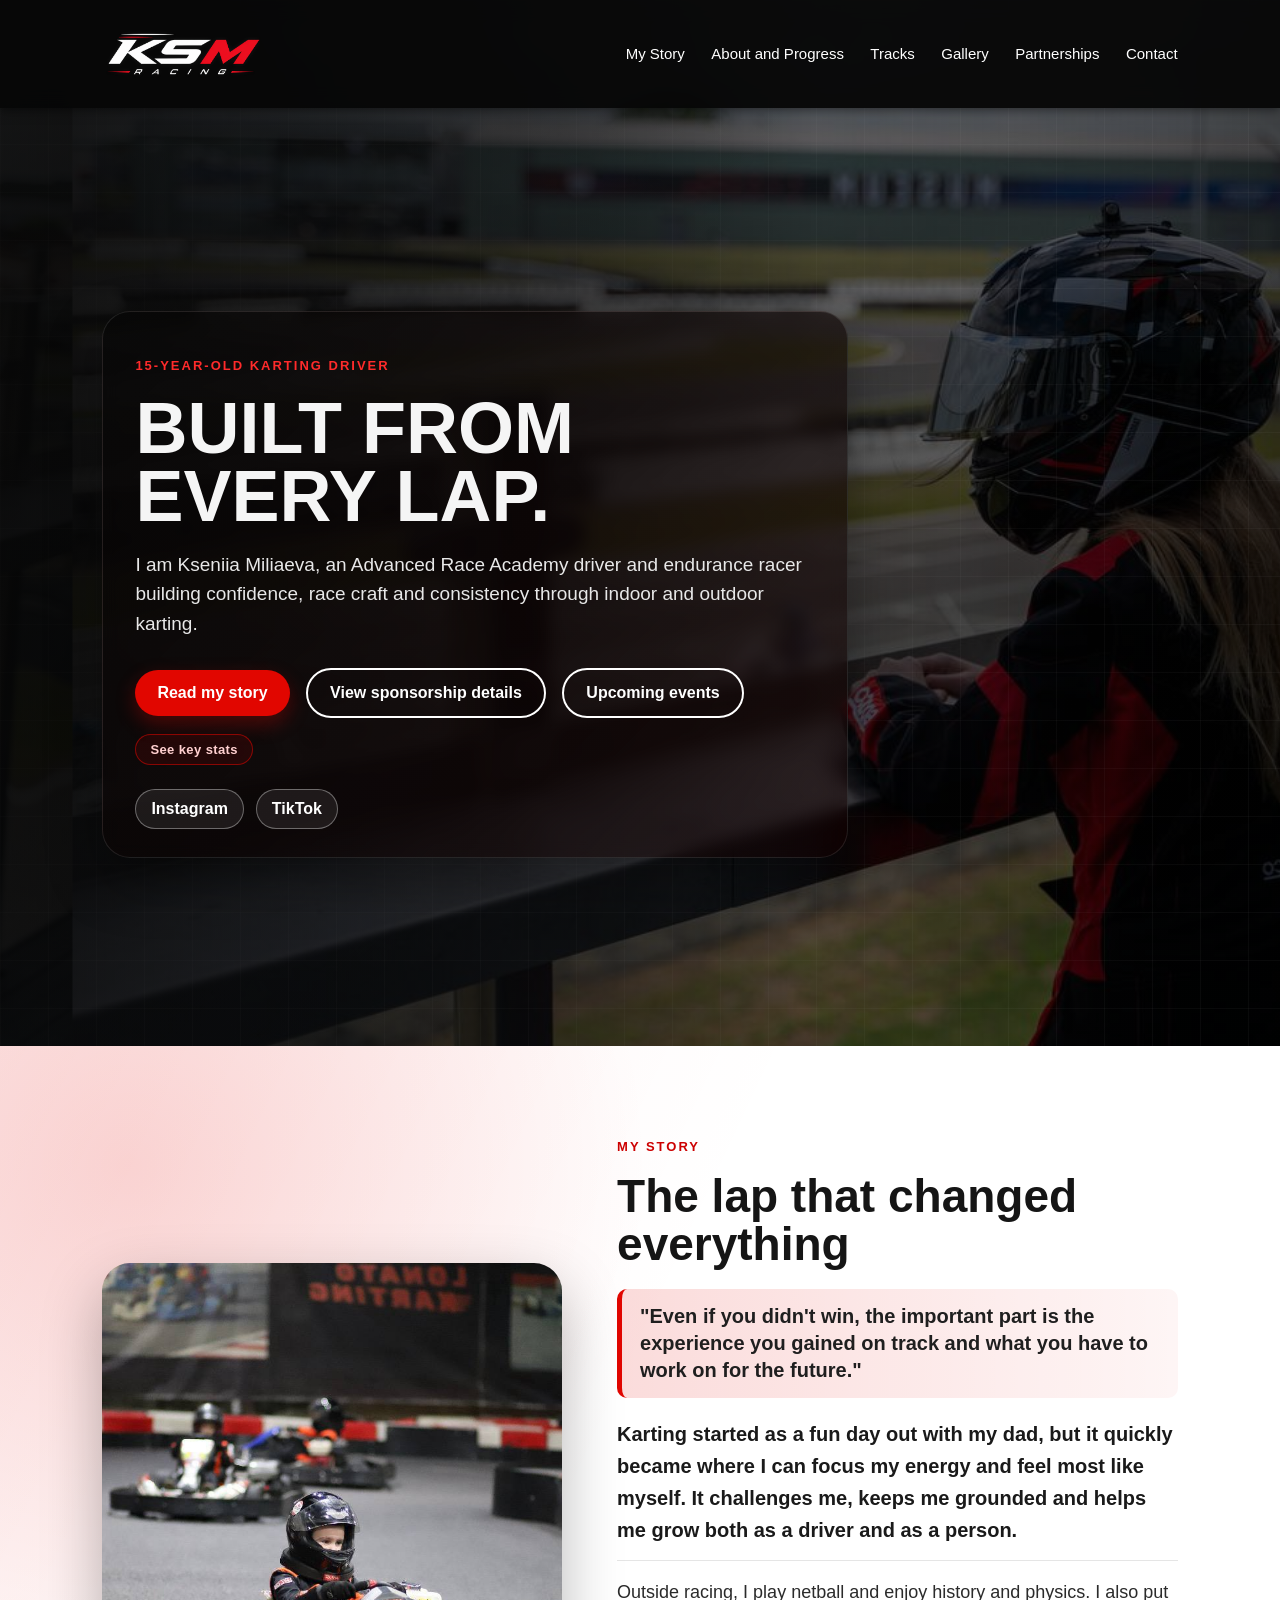
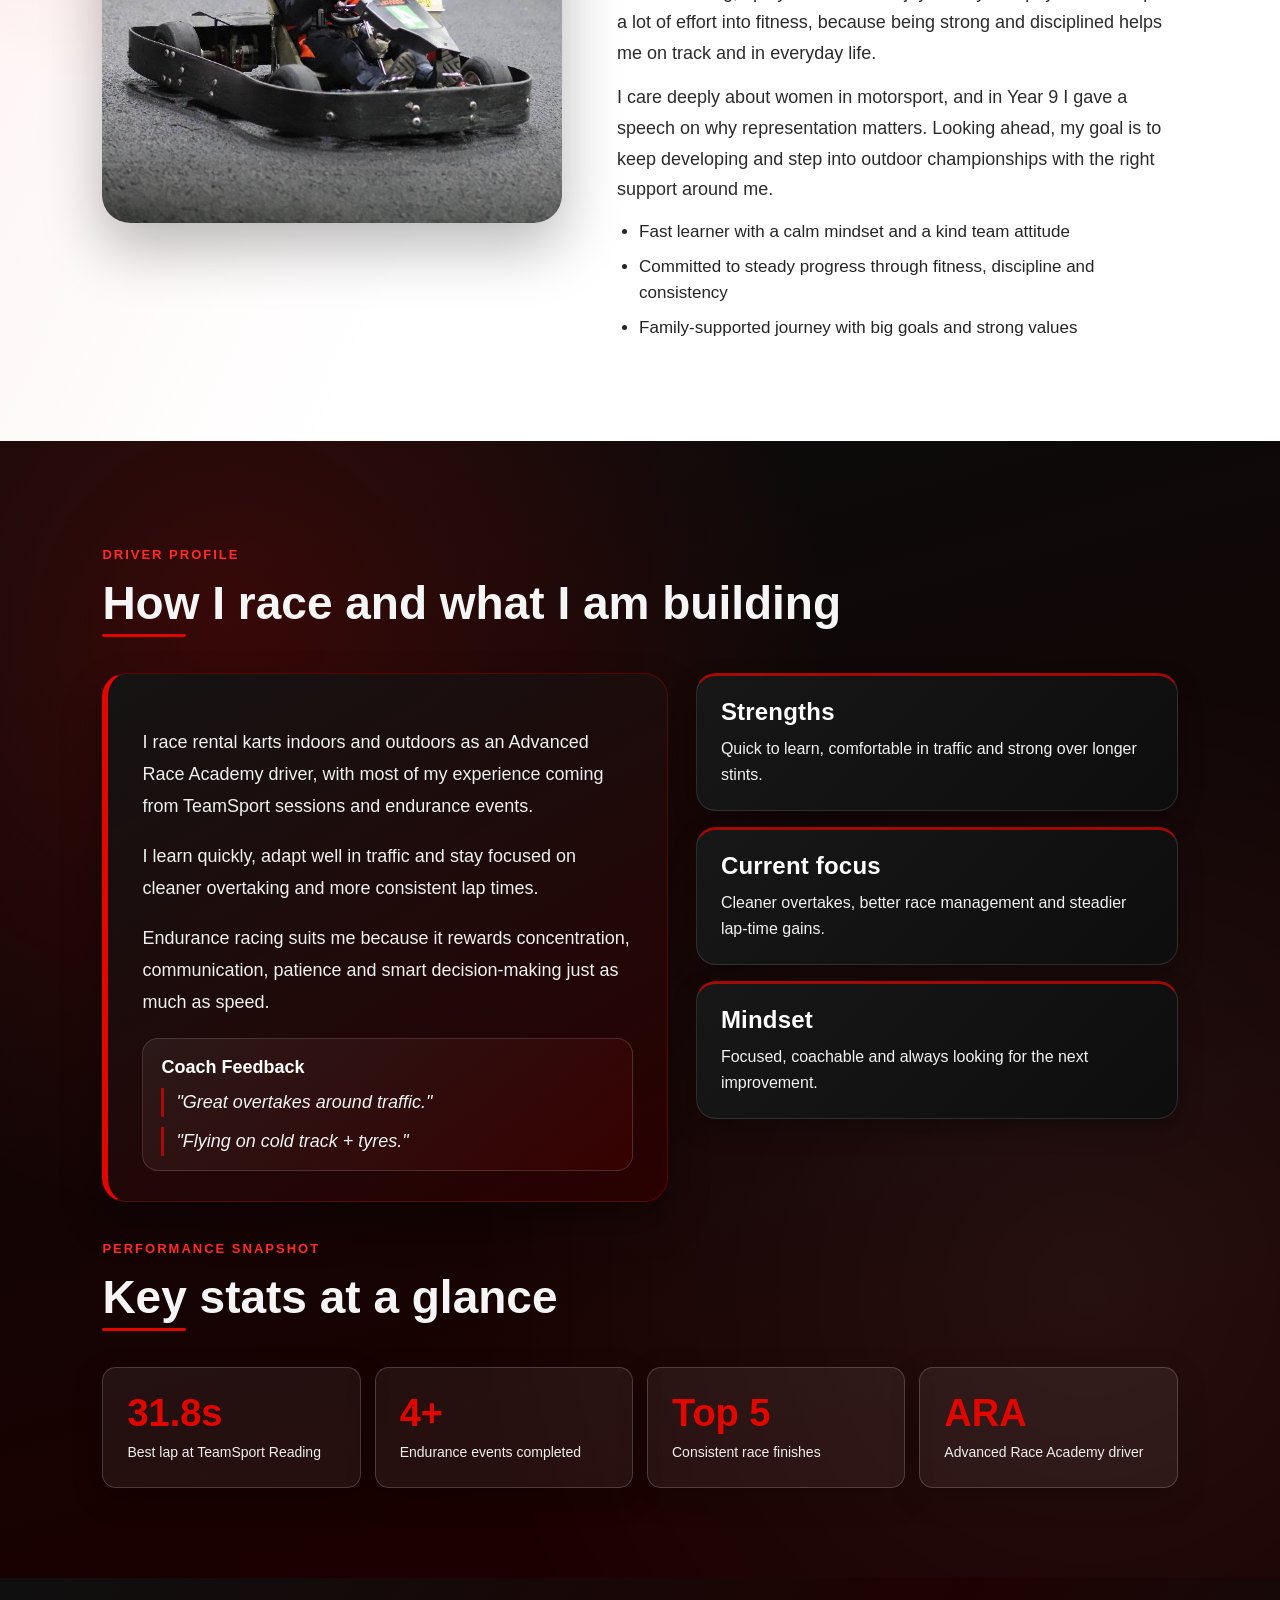
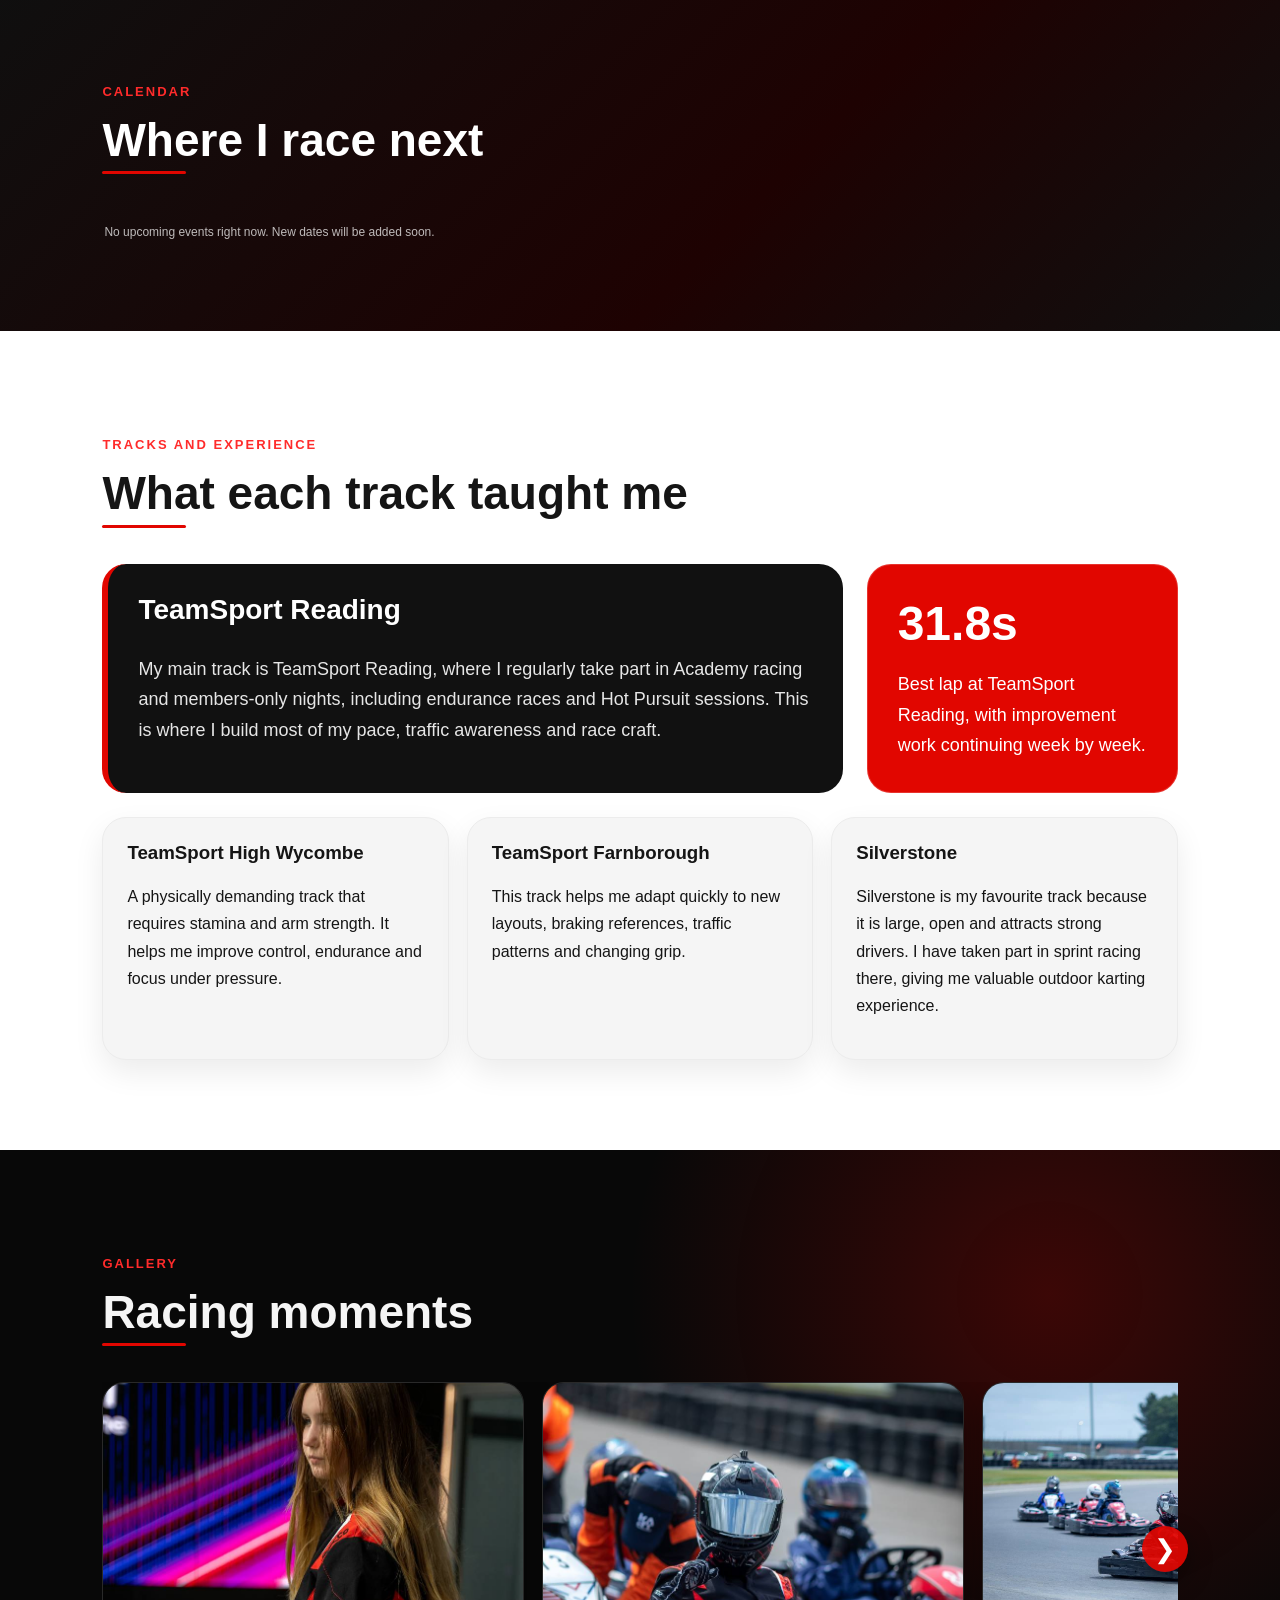
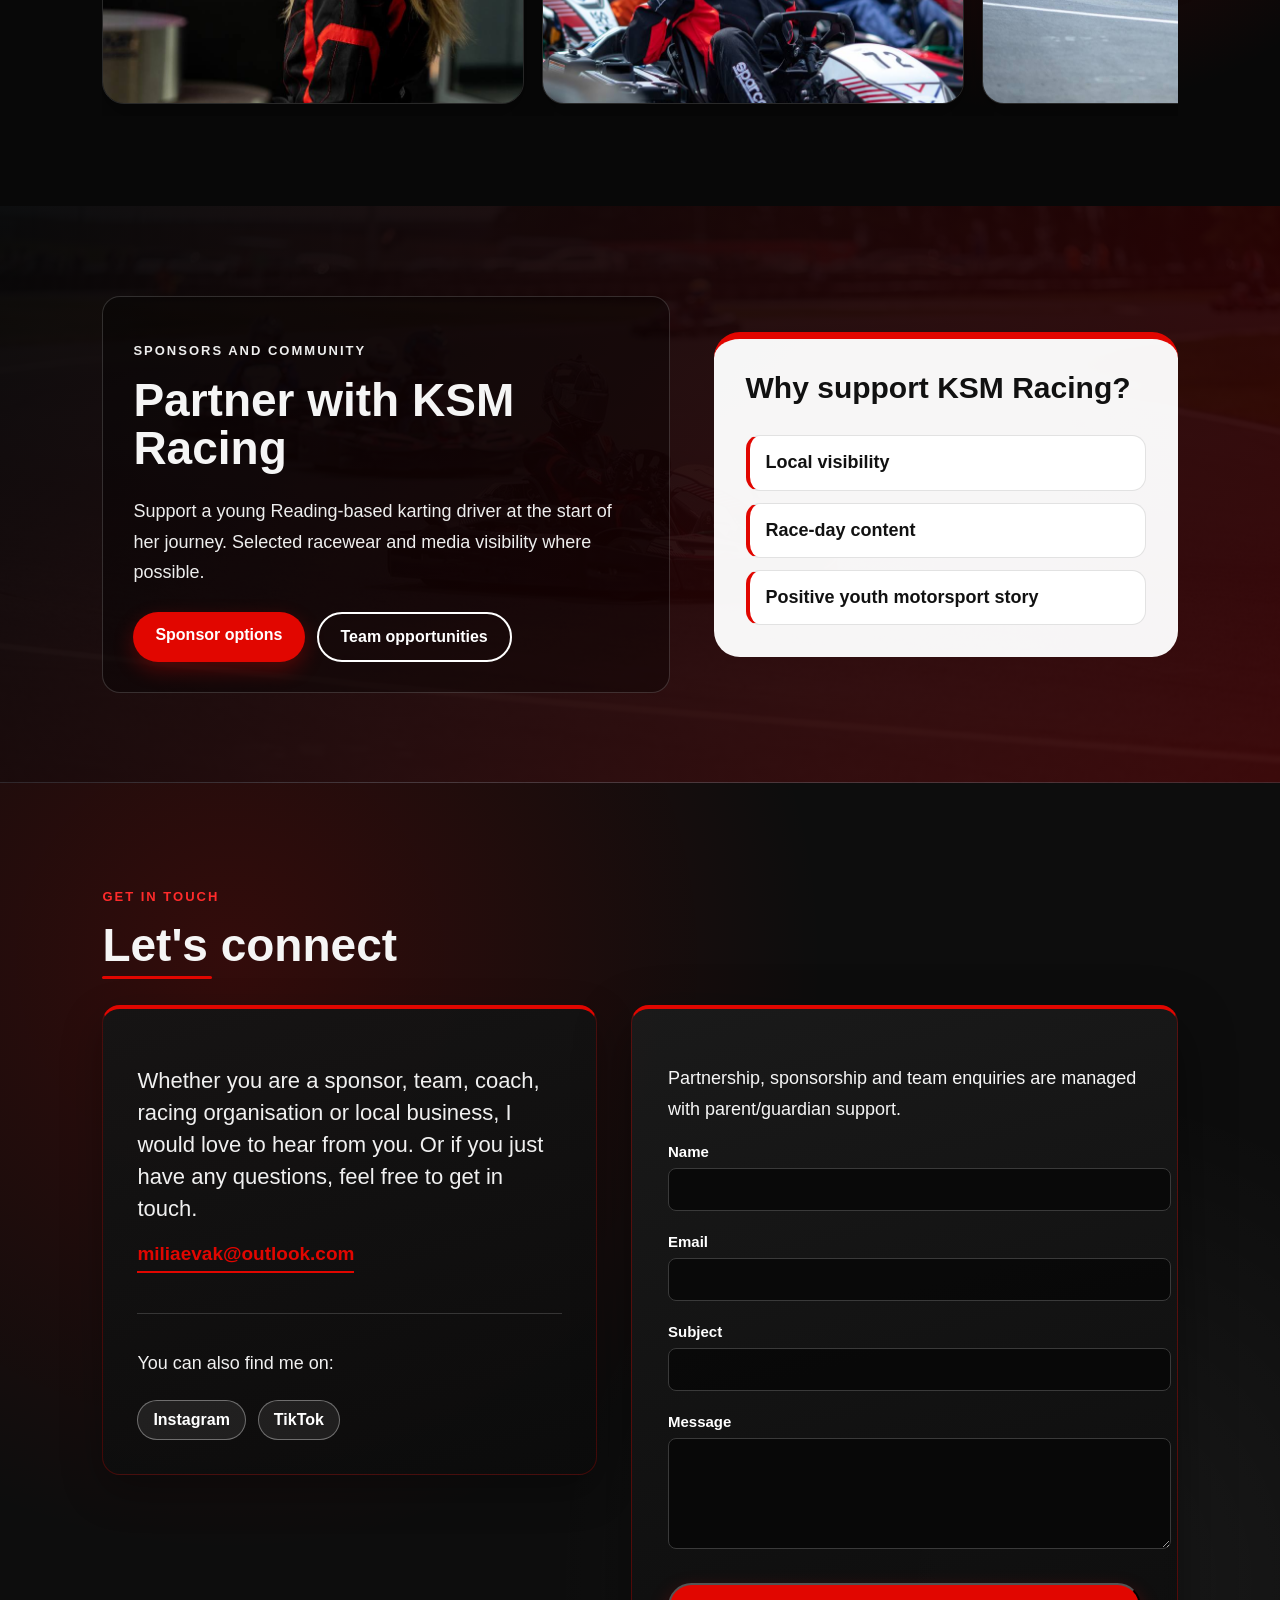
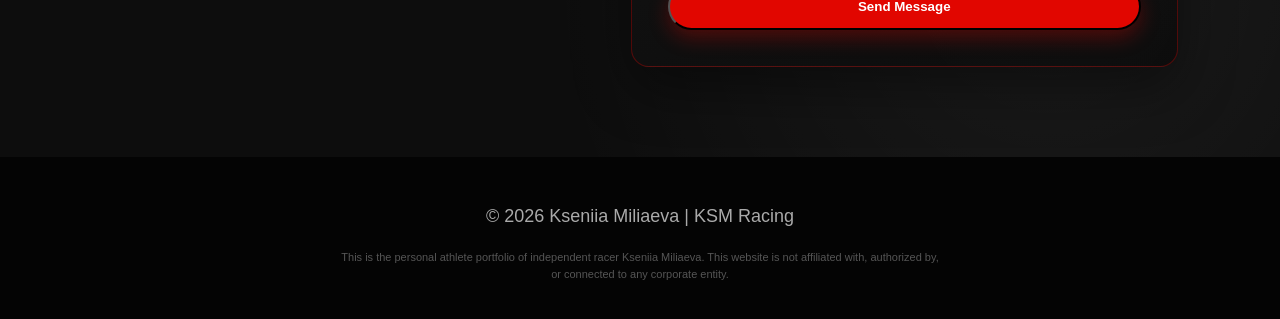
<file: index.html>
<!DOCTYPE html>
<html lang="en">
<head>
  <meta charset="UTF-8">
  <meta name="viewport" content="width=device-width, initial-scale=1.0">
  <meta name="description" content="Kseniia Miliaeva (KSM Racing) - 15-year-old karting driver focused on race craft, endurance performance, and long-term progression.">
  <meta property="og:title" content="Kseniia Miliaeva | KSM Racing">
  <meta property="og:description" content="Advanced Race Academy driver and endurance racer. Explore story, stats, gallery, and sponsorship opportunities.">
  <meta property="og:type" content="website">
  <meta property="og:image" content="Images - Copy/racing3.jpg">
  <meta name="twitter:card" content="summary_large_image">
  <meta name="twitter:title" content="Kseniia Miliaeva | KSM Racing">
  <meta name="twitter:description" content="Advanced Race Academy driver and endurance racer.">
  <meta name="twitter:image" content="Images - Copy/racing3.jpg">
  <link rel="icon" href="image.png" type="image/png">
  <link rel="apple-touch-icon" href="image.png">
  <title>Kseniia Miliaeva | KSM Racing</title>
  <link rel="stylesheet" href="personal-style-option2.css">
</head>
<body id="top">

  <header class="hero">
    <nav class="navbar">
      <a class="logo" href="/" aria-label="Back to top">
        <img src="Images - Copy/logo.png" alt="KSM Racing logo">
      </a>

      <div class="nav-links">
        <a href="#story">My Story</a>
        <a href="#driver">About and Progress</a>
        <a href="#tracks">Tracks</a>
        <a href="#gallery">Gallery</a>
        <a href="#sponsors">Partnerships</a>
        <a href="#contact">Contact</a>
      </div>
    </nav>

    <section class="hero-inner">
      <div class="hero-copy">
        <p class="eyebrow">15-year-old karting driver</p>
        <h1>Built from every lap.</h1>

        <p class="hero-text">
          I am Kseniia Miliaeva, an Advanced Race Academy driver and endurance racer
          building confidence, race craft and consistency through indoor and outdoor karting.
        </p>

        <div class="hero-actions">
          <a href="#story" class="btn btn-red">Read my story</a>
          <a href="#sponsors" class="btn btn-outline">View sponsorship details</a>
          <a href="#events" class="btn btn-outline">Upcoming events</a>
        </div>

        <a href="#driver" class="stats-scroll-hint" aria-label="Jump to key stats">
          See key stats
        </a>

        <div class="social-links">
          <a href="https://www.instagram.com/ksm.racing23?igsh=eDhnaWV0NGVzeXE%3D&amp;utm_source=qr" target="_blank" rel="noopener noreferrer">Instagram</a>
          <a href="https://vt.tiktok.com/ZSCd4XSRf/" target="_blank" rel="noopener noreferrer">TikTok</a>
        </div>
      </div>
    </section>
  </header>

  <main>

    <section id="story" class="story-section">
      <div class="story-image">
        <img src="Images - Copy/child-kart.jpg" alt="Kseniia in a go kart as a child">
      </div>

      <div class="story-text">
        <p class="section-label">My Story</p>
        <h2>The lap that changed everything</h2>

        <blockquote class="story-quote">
          "Even if you didn't win, the important part is the experience you gained on track and what you have to work on for the future."
        </blockquote>

        <p class="story-lead">
          Karting started as a fun day out with my dad, but it quickly became where I can
          focus my energy and feel most like myself. It challenges me, keeps me grounded and
          helps me grow both as a driver and as a person.
        </p>

        <p>
          Outside racing, I play netball and enjoy history and physics. I also put a lot of
          effort into fitness, because being strong and disciplined helps me on track and in
          everyday life.
        </p>

        <p>
          I care deeply about women in motorsport, and in Year 9 I gave a speech on why
          representation matters. Looking ahead, my goal is to keep developing and step into
          outdoor championships with the right support around me.
        </p>

        <ul class="story-points">
          <li>Fast learner with a calm mindset and a kind team attitude</li>
          <li>Committed to steady progress through fitness, discipline and consistency</li>
          <li>Family-supported journey with big goals and strong values</li>
        </ul>
      </div>
    </section>

    <div id="stats" aria-hidden="true"></div>

    <section id="driver" class="driver-section">
      <div class="section-heading">
        <p class="section-label">Driver Profile</p>
        <h2>How I race and what I am building</h2>
      </div>

      <div class="driver-layout">
        <div class="driver-main">
          <p>
            I race rental karts indoors and outdoors as an Advanced Race Academy driver,
            with most of my experience coming from TeamSport sessions and endurance events.
          </p>

          <p>
            I learn quickly, adapt well in traffic and stay focused on cleaner overtaking
            and more consistent lap times.
          </p>

          <p>
            Endurance racing suits me because it rewards concentration, communication,
            patience and smart decision-making just as much as speed.
          </p>

          <div class="coach-feedback">
            <h3>Coach Feedback</h3>
            <p>"Great overtakes around traffic."</p>
            <p>"Flying on cold track + tyres."</p>
          </div>
        </div>

        <div class="driver-cards">
          <div class="driver-card">
            <h3>Strengths</h3>
            <p>Quick to learn, comfortable in traffic and strong over longer stints.</p>
          </div>

          <div class="driver-card">
            <h3>Current focus</h3>
            <p>Cleaner overtakes, better race management and steadier lap-time gains.</p>
          </div>

          <div class="driver-card">
            <h3>Mindset</h3>
            <p>Focused, coachable and always looking for the next improvement.</p>
          </div>
        </div>
      </div>

      <div class="driver-stats">
        <div class="section-heading">
          <p class="section-label">Performance Snapshot</p>
          <h2>Key stats at a glance</h2>
        </div>

        <div class="stats-grid">
          <div class="stat-card">
            <span>31.8s</span>
            <p>Best lap at TeamSport Reading</p>
          </div>

          <div class="stat-card">
            <span>4+</span>
            <p>Endurance events completed</p>
          </div>

          <div class="stat-card">
            <span>Top 5</span>
            <p>Consistent race finishes</p>
          </div>

          <div class="stat-card">
            <span>ARA</span>
            <p>Advanced Race Academy driver</p>
          </div>
        </div>
      </div>

    </section>

    <section id="events" class="events-section">
      <div class="section-heading">
        <p class="section-label">Calendar</p>
        <h2>Where I race next</h2>
      </div>

      <div class="events-grid">
        <article class="event-card" data-event-date="2026-06-28">
          <p class="event-meta">28 June 2026 | TeamSport Reading</p>
          <h3>Race Academy Session</h3>
          <p>Morning session.</p>
        </article>
      </div>

      <p class="events-note">Note: Race activity is paused from late July until late August due to a busy period.</p>
    </section>

    <section id="tracks" class="tracks-section">
      <div class="section-heading">
        <p class="section-label">Tracks and Experience</p>
        <h2>What each track taught me</h2>
      </div>

      <div class="track-feature">
        <div class="track-text">
          <h3>TeamSport Reading</h3>
          <p>
            My main track is TeamSport Reading, where I regularly take part in Academy racing
            and members-only nights, including endurance races and Hot Pursuit sessions.
            This is where I build most of my pace, traffic awareness and race craft.
          </p>
        </div>

        <div class="track-highlight">
          <span>31.8s</span>
          <p>Best lap at TeamSport Reading, with improvement work continuing week by week.</p>
        </div>
      </div>

      <div class="track-grid">
        <div class="track-card">
          <h3>TeamSport High Wycombe</h3>
          <p>
            A physically demanding track that requires stamina and arm strength. It helps me
            improve control, endurance and focus under pressure.
          </p>
        </div>

        <div class="track-card">
          <h3>TeamSport Farnborough</h3>
          <p>
            This track helps me adapt quickly to new layouts, braking references,
            traffic patterns and changing grip.
          </p>
        </div>

        <div class="track-card">
          <h3>Silverstone</h3>
          <p>
            Silverstone is my favourite track because it is large, open and attracts strong
            drivers. I have taken part in sprint racing there, giving me valuable outdoor
            karting experience.
          </p>
        </div>
      </div>
    </section>

    <section id="gallery" class="gallery-section">
      <div class="section-heading">
        <p class="section-label">Gallery</p>
        <h2>Racing moments</h2>
      </div>

      <div class="gallery-shell">
        <button class="gallery-arrow gallery-arrow-left" type="button" aria-label="Previous racing photo">&#10094;</button>

        <div class="gallery-layout" id="gallery-track">
        <figure>
          <img src="Images - Copy/standing.jpg" alt="Kseniia standing in racing gear">
        </figure>

        <figure>
          <img src="Images - Copy/number-one.jpg" alt="Kseniia showing number one with visor down">
        </figure>

        <figure>
          <img src="Images - Copy/driving.jpg" alt="Kseniia driving a kart">
        </figure>

        <figure>
          <img src="Images - Copy/helmet-profile.jpg" alt="Kseniia wearing a racing helmet">
        </figure>

        <figure>
          <img src="Images - Copy/focused-kart.jpg" alt="Kseniia focused in a kart before racing">
        </figure>

        <figure>
          <img src="Images - Copy/racing3.jpg" alt="Kseniia racing on track">
        </figure>

        <figure>
          <img src="Images - Copy/on-track2.jpg" alt="Kseniia racing on track in another moment">
        </figure>

        <figure>
          <img src="Images - Copy/tyre-perspective.jpg" alt="Kseniia sitting in a kart from tyre perspective">
        </figure>

        </div>

        <button class="gallery-arrow gallery-arrow-right" type="button" aria-label="Next racing photo">&#10095;</button>
      </div>
    </section>

    <section id="sponsors" class="sponsor-section">
      <div class="sponsor-text">
        <p class="section-label">Sponsors and Community</p>
        <h2>Partner with KSM Racing</h2>

        <p>
          Support a young Reading-based karting driver at the start of her journey.
          Selected racewear and media visibility where possible.
        </p>

        <div class="sponsor-actions">
          <a href="/sponsorship.html" class="btn btn-red">Sponsor options</a>
          <a href="/team-info.html" class="btn btn-outline">Team opportunities</a>
        </div>
      </div>

      <div class="sponsor-benefits">
        <h3>Why support KSM Racing?</h3>
        <div class="supporter-cards">
          <article class="supporter-card">Local visibility</article>
          <article class="supporter-card">Race-day content</article>
          <article class="supporter-card">Positive youth motorsport story</article>
        </div>
      </div>
    </section>

    <section id="contact" class="contact-section">
      <div class="section-heading">
        <p class="section-label">Get in touch</p>
        <h2>Let's connect</h2>
      </div>

      <div class="contact-container">
        <div class="contact-info">
          <p>Whether you are a sponsor, team, coach, racing organisation or local business, I would love to hear from you. Or if you just have any questions, feel free to get in touch.</p>
          <a href="mailto:miliaevak@outlook.com" class="email-link">miliaevak@outlook.com</a>
          
          <div class="contact-social">
            <p>You can also find me on:</p>
            <div class="social-links">
              <a href="https://www.instagram.com/ksm.racing23?igsh=eDhnaWV0NGVzeXE%3D&amp;utm_source=qr" target="_blank" rel="noopener noreferrer">Instagram</a>
              <a href="https://vt.tiktok.com/ZSCd4XSRf/" target="_blank" rel="noopener noreferrer">TikTok</a>
            </div>
          </div>
        </div>

        <form class="contact-form" action="https://formsubmit.co/miliaevak@outlook.com" method="POST" novalidate referrerpolicy="origin">
          <p>Partnership, sponsorship and team enquiries are managed with parent/guardian support.</p>
          <input type="hidden" name="_subject" value="New message from KSM Racing website">
          <input type="hidden" name="_template" value="table">
          <input type="hidden" id="form-next" name="_next" value="">
          <input type="hidden" name="_captcha" value="false">
          <input type="text" name="_honey" tabindex="-1" autocomplete="off" style="display:none;">

          <div class="form-group">
            <label for="name">Name</label>
            <input type="text" id="name" name="name" required>
          </div>

          <div class="form-group">
            <label for="email">Email</label>
            <input type="email" id="email" name="email" required>
          </div>

          <div class="form-group">
            <label for="subject">Subject</label>
            <input type="text" id="subject" name="subject" required>
          </div>

          <div class="form-group">
            <label for="message">Message</label>
            <textarea id="message" name="message" rows="5" required></textarea>
          </div>

          <button type="submit" class="btn btn-red">Send Message</button>

          <p id="contact-success" class="form-success" hidden>
            Thank you for reaching out. Your message has been received, and I will get back to you as soon as possible.
          </p>

          <p id="contact-local-warning" class="form-success" hidden>
            Local file previews cannot submit directly. Your email app will open with a prefilled draft instead.
          </p>
        </form>
      </div>
    </section>

  </main>

  <footer>
    <p>© 2026 Kseniia Miliaeva | KSM Racing</p>
    <p class="footer-disclaimer">This is the personal athlete portfolio of independent racer Kseniia Miliaeva. This website is not affiliated with, authorized by, or connected to any corporate entity.</p>
  </footer>

  <script>
    const galleryTrack = document.getElementById("gallery-track");
    const galleryShell = document.querySelector(".gallery-shell");
    const prevArrow = document.querySelector(".gallery-arrow-left");
    const nextArrow = document.querySelector(".gallery-arrow-right");
    let galleryArrowsIdle = false;
    let galleryArrowHideTimer = null;

    function scheduleGalleryArrowHide() {
      if (galleryArrowHideTimer) {
        clearTimeout(galleryArrowHideTimer);
      }

      galleryArrowHideTimer = setTimeout(() => {
        galleryArrowsIdle = true;
        updateGalleryArrows();
      }, 1000);
    }

    function wakeGalleryArrows() {
      galleryArrowsIdle = false;
      updateGalleryArrows();
      scheduleGalleryArrowHide();
    }

    function updateGalleryArrows() {
      if (!galleryTrack) {
        return;
      }

      const maxScrollLeft = Math.max(0, galleryTrack.scrollWidth - galleryTrack.clientWidth);
      const noOverflow = maxScrollLeft <= 2;
      const nearStart = galleryTrack.scrollLeft <= 2;
      const nearEnd = galleryTrack.scrollLeft >= maxScrollLeft - 2;
      const hideForIdle = galleryArrowsIdle;

      if (prevArrow) {
        const hidePrev = hideForIdle || noOverflow || nearStart;
        prevArrow.hidden = hidePrev;
        prevArrow.disabled = hidePrev;
      }

      if (nextArrow) {
        const hideNext = hideForIdle || noOverflow || nearEnd;
        nextArrow.hidden = hideNext;
        nextArrow.disabled = hideNext;
      }
    }

    function scrollGallery(direction) {
      if (!galleryTrack) {
        return;
      }

      const card = galleryTrack.querySelector("figure");
      const cardWidth = card ? card.offsetWidth : 320;
      const gap = 18;
      galleryTrack.scrollBy({
        left: direction * (cardWidth + gap),
        behavior: "smooth"
      });
    }

    if (prevArrow) {
      prevArrow.addEventListener("click", () => {
        wakeGalleryArrows();
        scrollGallery(-1);
      });
    }

    if (nextArrow) {
      nextArrow.addEventListener("click", () => {
        wakeGalleryArrows();
        scrollGallery(1);
      });
    }

    if (galleryTrack) {
      galleryTrack.addEventListener("scroll", wakeGalleryArrows, { passive: true });
      window.addEventListener("resize", updateGalleryArrows);
      window.addEventListener("load", updateGalleryArrows);
      requestAnimationFrame(updateGalleryArrows);
    }

    if (galleryShell) {
      galleryShell.addEventListener("mousemove", wakeGalleryArrows);
      galleryShell.addEventListener("touchstart", wakeGalleryArrows, { passive: true });
      galleryShell.addEventListener("focusin", wakeGalleryArrows);
      galleryShell.addEventListener("mouseleave", scheduleGalleryArrowHide);
      scheduleGalleryArrowHide();
    }

    // Path-based SPA routing
    const navLinks = document.querySelectorAll('.nav-links a');
    const sections = document.querySelectorAll('section[id]');

    const pathToSection = {
      '/about':     'story',
      '/results':   'stats',
      '/calendar':  'events',
      '/gallery':   'gallery',
      '/sponsors':  'sponsors',
      '/contact':   'contact',
    };

    const sectionToPath = {
      'story':   '/about',
      'driver':  '/about',
      'stats':   '/results',
      'events':  '/calendar',
      'tracks':  '/calendar',
      'gallery': '/gallery',
      'sponsors': '/sponsors',
      'contact': '/contact',
    };

    function updateActiveNavLink(path) {
      navLinks.forEach(link => {
        link.classList.toggle('active', link.getAttribute('href') === path);
      });
    }

    // On load: scroll to section matching current path
    const initPath = window.location.pathname.replace(/\/$/, '') || '/';
    const initSectionId = pathToSection[initPath];
    const navEntry = performance.getEntriesByType('navigation')[0];
    const isReload = navEntry && navEntry.type === 'reload';

    if (initSectionId && !isReload && !window.location.hash && window.scrollY < 20) {
      const initEl = document.getElementById(initSectionId);
      if (initEl) { setTimeout(() => initEl.scrollIntoView({ behavior: 'smooth' }), 120); }
    }
    updateActiveNavLink(initPath);

    // Intercept internal path link clicks for smooth in-page navigation
    let activePath = initPath;
    document.querySelectorAll('a[href^="/"]').forEach(link => {
      const href = link.getAttribute('href');
      if (href === '/' || pathToSection[href] !== undefined) {
        link.addEventListener('click', e => {
          e.preventDefault();
          activePath = href;
          history.pushState({}, '', href);
          const sid = pathToSection[href];
          if (sid) {
            document.getElementById(sid)?.scrollIntoView({ behavior: 'smooth' });
          } else {
            window.scrollTo({ top: 0, behavior: 'smooth' });
          }
          updateActiveNavLink(href);
        });
      }
    });

    function getCurrentSectionId() {
      if (!sections.length) {
        return '';
      }

      const scrollY = window.scrollY;
      const viewportHeight = window.innerHeight;
      const docBottom = scrollY + viewportHeight;
      const pageBottom = document.documentElement.scrollHeight - 2;

      // Keep the final section active when the user is near the page bottom.
      if (docBottom >= pageBottom) {
        return sections[sections.length - 1].getAttribute('id') || '';
      }

      const probeY = scrollY + viewportHeight * 0.35;
      let currentSection = '';
      sections.forEach(section => {
        if (probeY >= section.offsetTop) {
          currentSection = section.getAttribute('id');
        }
      });

      return currentSection;
    }

    function syncPathWithScroll() {
      const currentSection = getCurrentSectionId();
      const newPath = sectionToPath[currentSection] || '/';

      if (newPath !== activePath) {
        activePath = newPath;
        updateActiveNavLink(newPath);
      }
    }

    // On scroll: update URL and active nav link
    window.addEventListener('scroll', syncPathWithScroll, { passive: true });
    window.addEventListener('resize', syncPathWithScroll);
    setTimeout(syncPathWithScroll, 220);

    // Hide past events automatically based on data-event-date (YYYY-MM-DD)
    const eventsSection = document.getElementById("events");
    const eventCards = Array.from(document.querySelectorAll(".event-card[data-event-date]"));

    if (eventsSection && eventCards.length) {
      const today = new Date();
      today.setHours(0, 0, 0, 0);
      let visibleEvents = 0;

      eventCards.forEach((card) => {
        const dateValue = card.getAttribute("data-event-date");
        const eventDate = dateValue ? new Date(dateValue + "T23:59:59") : null;

        if (!eventDate || Number.isNaN(eventDate.getTime()) || eventDate < today) {
          card.remove();
          return;
        }

        visibleEvents += 1;
      });

      if (visibleEvents === 0) {
        const eventsNote = eventsSection.querySelector(".events-note");
        if (eventsNote) {
          eventsNote.textContent = "No upcoming events right now. New dates will be added soon.";
        }
      }
    }

    // Contact form submission (FormSubmit on web, mailto fallback for local files)
    const nextInput = document.getElementById("form-next");
    const successNotice = document.getElementById("contact-success");
    const localWarning = document.getElementById("contact-local-warning");
    const contactForm = document.querySelector(".contact-form");
    const params = new URLSearchParams(window.location.search);

    if (contactForm) {
      if (window.location.protocol === "file:") {
        if (localWarning) {
          localWarning.hidden = false;
        }

        contactForm.addEventListener("submit", (event) => {
          event.preventDefault();

          const name = (document.getElementById("name")?.value || "").trim();
          const email = (document.getElementById("email")?.value || "").trim();
          const subject = (document.getElementById("subject")?.value || "").trim();
          const message = (document.getElementById("message")?.value || "").trim();

          if (!name || !email || !subject || !message) {
            return;
          }

          const body = [
            `Name: ${name}`,
            `Email: ${email}`,
            "",
            "Message:",
            message
          ].join("\n");

          window.location.href = `mailto:miliaevak@outlook.com?subject=${encodeURIComponent(subject)}&body=${encodeURIComponent(body)}`;
        });
      }
    }

    if (nextInput) {
      const baseUrl = window.location.href.split("#")[0].split("?")[0];
      nextInput.value = baseUrl + "?sent=1#contact";
    }

    if (params.get("sent") === "1" && successNotice) {
      successNotice.hidden = false;

      if (contactForm) {
        contactForm.reset();
      }

      if (window.history.replaceState) {
        window.history.replaceState({}, document.title, "/#contact");
      }
    }

  </script>

</body>
</html>
</file>
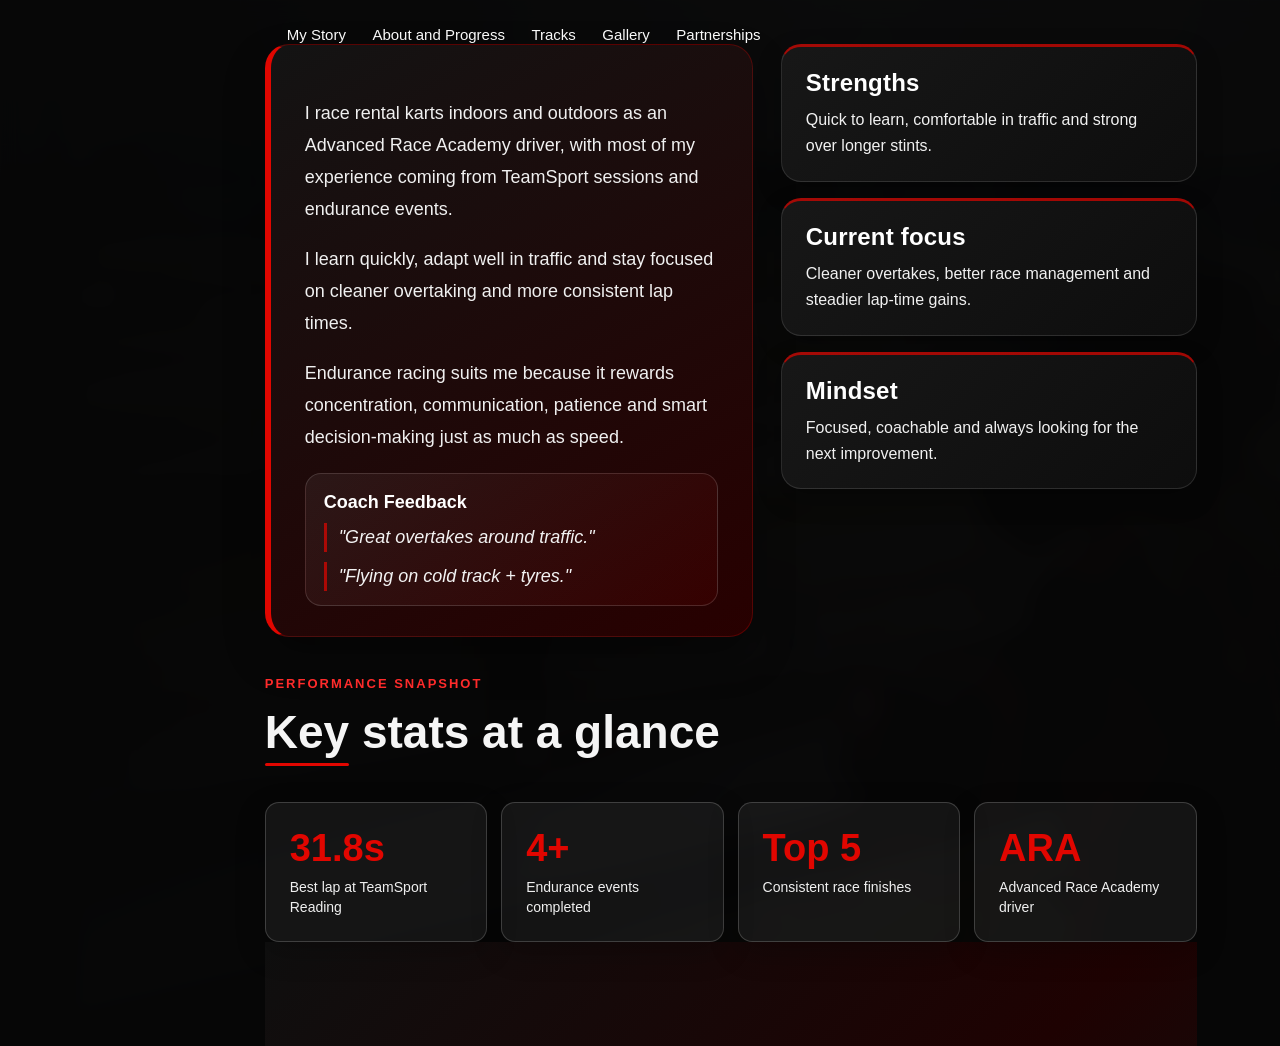
<file: Codes/code 2/index.html>
<!DOCTYPE html>
<html lang="en">
<head>
  <meta charset="UTF-8">
  <meta name="viewport" content="width=device-width, initial-scale=1.0">
  <meta name="description" content="Kseniia Miliaeva (KSM Racing) - 15-year-old karting driver focused on race craft, endurance performance, and long-term progression.">
  <meta property="og:title" content="Kseniia Miliaeva | KSM Racing">
  <meta property="og:description" content="Advanced Race Academy driver and endurance racer. Explore story, stats, gallery, and sponsorship opportunities.">
  <meta property="og:type" content="website">
  <meta property="og:image" content="Images - Copy/racing3.jpg">
  <meta name="twitter:card" content="summary_large_image">
  <meta name="twitter:title" content="Kseniia Miliaeva | KSM Racing">
  <meta name="twitter:description" content="Advanced Race Academy driver and endurance racer.">
  <meta name="twitter:image" content="Images - Copy/racing3.jpg">
  <link rel="icon" href="image.png" type="image/png">
  <link rel="apple-touch-icon" href="image.png">
  <title>Kseniia Miliaeva | KSM Racing</title>
  <link rel="stylesheet" href="personal-style-option2.css">
</head>
<body id="top">

  <header class="hero">
    <nav class="navbar">
      <a class="logo" href="#top" aria-label="Back to top">
        <img src="Images - Copy/logo.png" alt="KSM Racing logo">
      </a>

      <div class="nav-links">
        <a href="#story">My Story</a>
        <a href="#driver">About and Progress</a>
        <a href="#tracks">Tracks</a>
        <a href="#gallery">Gallery</a>
        <a href="#sponsors">Partnerships</a>
      <div class="driver-layout">
        <div class="driver-main">
          <p>
            I race rental karts indoors and outdoors as an Advanced Race Academy driver,
            with most of my experience coming from TeamSport sessions and endurance events.
          </p>

          <p>
            I learn quickly, adapt well in traffic and stay focused on cleaner overtaking
            and more consistent lap times.
          </p>

          <p>
            Endurance racing suits me because it rewards concentration, communication,
            patience and smart decision-making just as much as speed.
          </p>

          <div class="coach-feedback">
            <h3>Coach Feedback</h3>
            <p>"Great overtakes around traffic."</p>
            <p>"Flying on cold track + tyres."</p>
          </div>
        </div>

        <div class="driver-cards">
          <div class="driver-card">
            <h3>Strengths</h3>
            <p>Quick to learn, comfortable in traffic and strong over longer stints.</p>
          </div>

          <div class="driver-card">
            <h3>Current focus</h3>
            <p>Cleaner overtakes, better race management and steadier lap-time gains.</p>
          </div>

          <div class="driver-card">
            <h3>Mindset</h3>
            <p>Focused, coachable and always looking for the next improvement.</p>
          </div>
        </div>
      </div>

      <div class="driver-stats">
        <div class="section-heading">
          <p class="section-label">Performance Snapshot</p>
          <h2>Key stats at a glance</h2>
        </div>

        <div class="stats-grid">
          <div class="stat-card">
            <span>31.8s</span>
            <p>Best lap at TeamSport Reading</p>
          </div>

          <div class="stat-card">
            <span>4+</span>
            <p>Endurance events completed</p>
          </div>

          <div class="stat-card">
            <span>Top 5</span>
            <p>Consistent race finishes</p>
          </div>

          <div class="stat-card">
            <span>ARA</span>
            <p>Advanced Race Academy driver</p>
          </div>
        </div>
      </div>

    </section>

    <section id="events" class="events-section">
      <div class="section-heading">
        <p class="section-label">Calendar</p>
        <h2>Where I race next</h2>
      </div>

      <div class="events-grid">
        <article class="event-card" data-event-date="2026-06-28">
          <p class="event-meta">28 June 2026 | TeamSport Reading</p>
          <h3>Race Academy Session</h3>
          <p>Morning session.</p>
        </article>
      </div>

      <p class="events-note">Note: Race activity is paused from late July until late August due to a busy period.</p>
    </section>

    <section id="tracks" class="tracks-section">
      <div class="section-heading">
        <p class="section-label">Tracks and Experience</p>
        <h2>What each track taught me</h2>
      </div>

      <div class="track-feature">
        <div class="track-text">
          <h3>TeamSport Reading</h3>
          <p>
            My main track is TeamSport Reading, where I regularly take part in Academy racing
            and members-only nights, including endurance races and Hot Pursuit sessions.
            This is where I build most of my pace, traffic awareness and race craft.
          </p>
        </div>

        <div class="track-highlight">
          <span>31.8s</span>
          <p>Best lap at TeamSport Reading, with improvement work continuing week by week.</p>
        </div>
      </div>

      <div class="track-grid">
        <div class="track-card">
          <h3>TeamSport High Wycombe</h3>
          <p>
            A physically demanding track that requires stamina and arm strength. It helps me
            improve control, endurance and focus under pressure.
          </p>
        </div>

        <div class="track-card">
          <h3>TeamSport Farnborough</h3>
          <p>
            This track helps me adapt quickly to new layouts, braking references,
            traffic patterns and changing grip.
          </p>
        </div>

        <div class="track-card">
          <h3>Silverstone</h3>
          <p>
            Silverstone is my favourite track because it is large, open and attracts strong
            drivers. I have taken part in sprint racing there, giving me valuable outdoor
            karting experience.
          </p>
        </div>
      </div>
    </section>

    <section id="gallery" class="gallery-section">
      <div class="section-heading">
        <p class="section-label">Gallery</p>
        <h2>Racing moments</h2>
      </div>

      <div class="gallery-shell">
        <button class="gallery-arrow gallery-arrow-left" type="button" aria-label="Previous racing photo">&#10094;</button>

        <div class="gallery-layout" id="gallery-track">
        <figure>
          <img src="Images - Copy/standing.jpg" alt="Kseniia standing in racing gear">
        </figure>

        <figure>
          <img src="Images - Copy/number-one.jpg" alt="Kseniia showing number one with visor down">
        </figure>

        <figure>
          <img src="Images - Copy/driving.jpg" alt="Kseniia driving a kart">
        </figure>

        <figure>
          <img src="Images - Copy/helmet-profile.jpg" alt="Kseniia wearing a racing helmet">
        </figure>

        <figure>
          <img src="Images - Copy/focused-kart.jpg" alt="Kseniia focused in a kart before racing">
        </figure>

        <figure>
          <img src="Images - Copy/racing3.jpg" alt="Kseniia racing on track">
        </figure>

        <figure>
          <img src="Images - Copy/on-track2.jpg" alt="Kseniia racing on track in another moment">
        </figure>

        <figure>
          <img src="Images - Copy/tyre-perspective.jpg" alt="Kseniia sitting in a kart from tyre perspective">
        </figure>

        </div>

        <button class="gallery-arrow gallery-arrow-right" type="button" aria-label="Next racing photo">&#10095;</button>
      </div>
    </section>

    <section id="sponsors" class="sponsor-section">
      <div class="sponsor-text">
        <p class="section-label">Sponsors and Community</p>
        <h2>Partner with KSM Racing</h2>

        <p>
          Support a young Reading-based karting driver at the start of her journey.
          Selected racewear and media visibility where possible.
        </p>

        <div class="sponsor-actions">
          <a href="sponsorship.html" class="btn btn-red">Sponsor options</a>
          <a href="team-info.html" class="btn btn-outline">Team opportunities</a>
        </div>
      </div>

      <div class="sponsor-benefits">
    const nextArrow = document.querySelector(".gallery-arrow-right");
    let galleryArrowsIdle = false;
    let galleryArrowHideTimer = null;

    function scheduleGalleryArrowHide() {
      if (galleryArrowHideTimer) {
        clearTimeout(galleryArrowHideTimer);
      }

      galleryArrowHideTimer = setTimeout(() => {
        galleryArrowsIdle = true;
        updateGalleryArrows();
      }, 1000);
    }

    function wakeGalleryArrows() {
      galleryArrowsIdle = false;
      updateGalleryArrows();
      scheduleGalleryArrowHide();
    }

    function updateGalleryArrows() {
      if (!galleryTrack) {
        return;
      }

      const maxScrollLeft = Math.max(0, galleryTrack.scrollWidth - galleryTrack.clientWidth);
      const noOverflow = maxScrollLeft <= 2;
      const nearStart = galleryTrack.scrollLeft <= 2;
      const nearEnd = galleryTrack.scrollLeft >= maxScrollLeft - 2;
      const hideForIdle = galleryArrowsIdle;

      if (prevArrow) {
        const hidePrev = hideForIdle || noOverflow || nearStart;
        prevArrow.hidden = hidePrev;
        prevArrow.disabled = hidePrev;
      }

      if (nextArrow) {
        const hideNext = hideForIdle || noOverflow || nearEnd;
        nextArrow.hidden = hideNext;
        nextArrow.disabled = hideNext;
      }
    }

    function scrollGallery(direction) {
      if (!galleryTrack) {
        return;
      }

      const card = galleryTrack.querySelector("figure");
      const cardWidth = card ? card.offsetWidth : 320;
      const gap = 18;
      galleryTrack.scrollBy({
        left: direction * (cardWidth + gap),
        behavior: "smooth"
      });
    }

    if (prevArrow) {
      prevArrow.addEventListener("click", () => {
        wakeGalleryArrows();
        scrollGallery(-1);
      });
    }

    if (nextArrow) {
      nextArrow.addEventListener("click", () => {
        wakeGalleryArrows();
        scrollGallery(1);
      });
    }

    if (galleryTrack) {
      galleryTrack.addEventListener("scroll", wakeGalleryArrows, { passive: true });
      window.addEventListener("resize", updateGalleryArrows);
      window.addEventListener("load", updateGalleryArrows);
      requestAnimationFrame(updateGalleryArrows);
    }

    if (galleryShell) {
      galleryShell.addEventListener("mousemove", wakeGalleryArrows);
      galleryShell.addEventListener("touchstart", wakeGalleryArrows, { passive: true });
      galleryShell.addEventListener("focusin", wakeGalleryArrows);
      galleryShell.addEventListener("mouseleave", scheduleGalleryArrowHide);
      scheduleGalleryArrowHide();
    }

    // Sticky navigation active link highlighting
    const navLinks = document.querySelectorAll('.nav-links a');
    const sections = document.querySelectorAll('section[id]');

    window.addEventListener('scroll', () => {
      let currentSection = '';

      sections.forEach(section => {
        const sectionTop = section.offsetTop - 150;
        if (window.scrollY >= sectionTop) {
          currentSection = section.getAttribute('id');
        }
      });

      navLinks.forEach(link => {
        link.classList.remove('active');
        if (link.getAttribute('href') === '#' + currentSection) {
          link.classList.add('active');
        }
      });
    });

    // Hide past events automatically based on data-event-date (YYYY-MM-DD)
    const eventsSection = document.getElementById("events");
    const eventCards = Array.from(document.querySelectorAll(".event-card[data-event-date]"));

    if (eventsSection && eventCards.length) {
      const today = new Date();
      today.setHours(0, 0, 0, 0);
      let visibleEvents = 0;

      eventCards.forEach((card) => {
        const dateValue = card.getAttribute("data-event-date");
        const eventDate = dateValue ? new Date(dateValue + "T23:59:59") : null;

        if (!eventDate || Number.isNaN(eventDate.getTime()) || eventDate < today) {
          card.remove();
          return;
        }

        visibleEvents += 1;
      });

      if (visibleEvents === 0) {
        const eventsNote = eventsSection.querySelector(".events-note");
        if (eventsNote) {
          eventsNote.textContent = "No upcoming events right now. New dates will be added soon.";
        }
      }
    }

    // Contact form submission (FormSubmit on web, mailto fallback for local files)
    const nextInput = document.getElementById("form-next");
    const successNotice = document.getElementById("contact-success");
    const localWarning = document.getElementById("contact-local-warning");
    const contactForm = document.querySelector(".contact-form");
    const params = new URLSearchParams(window.location.search);

    if (contactForm) {
      if (window.location.protocol === "file:") {
        if (localWarning) {
          localWarning.hidden = false;
        }

        contactForm.addEventListener("submit", (event) => {
          event.preventDefault();

          const name = (document.getElementById("name")?.value || "").trim();
          const email = (document.getElementById("email")?.value || "").trim();
          const subject = (document.getElementById("subject")?.value || "").trim();
          const message = (document.getElementById("message")?.value || "").trim();

          if (!name || !email || !subject || !message) {
            return;
          }

          const body = [
            `Name: ${name}`,
            `Email: ${email}`,
            "",
            "Message:",
            message
          ].join("\n");

          window.location.href = `mailto:miliaevak@outlook.com?subject=${encodeURIComponent(subject)}&body=${encodeURIComponent(body)}`;
        });
      }
    }

    if (nextInput) {
      const baseUrl = window.location.href.split("#")[0].split("?")[0];
      nextInput.value = baseUrl + "?sent=1#contact";
    }

    if (params.get("sent") === "1" && successNotice) {
      successNotice.hidden = false;

      if (contactForm) {
        contactForm.reset();
      }

      if (window.history.replaceState) {
        window.history.replaceState({}, document.title, "/#contact");
      }
    }

  </script>

</body>
</html>
</file>
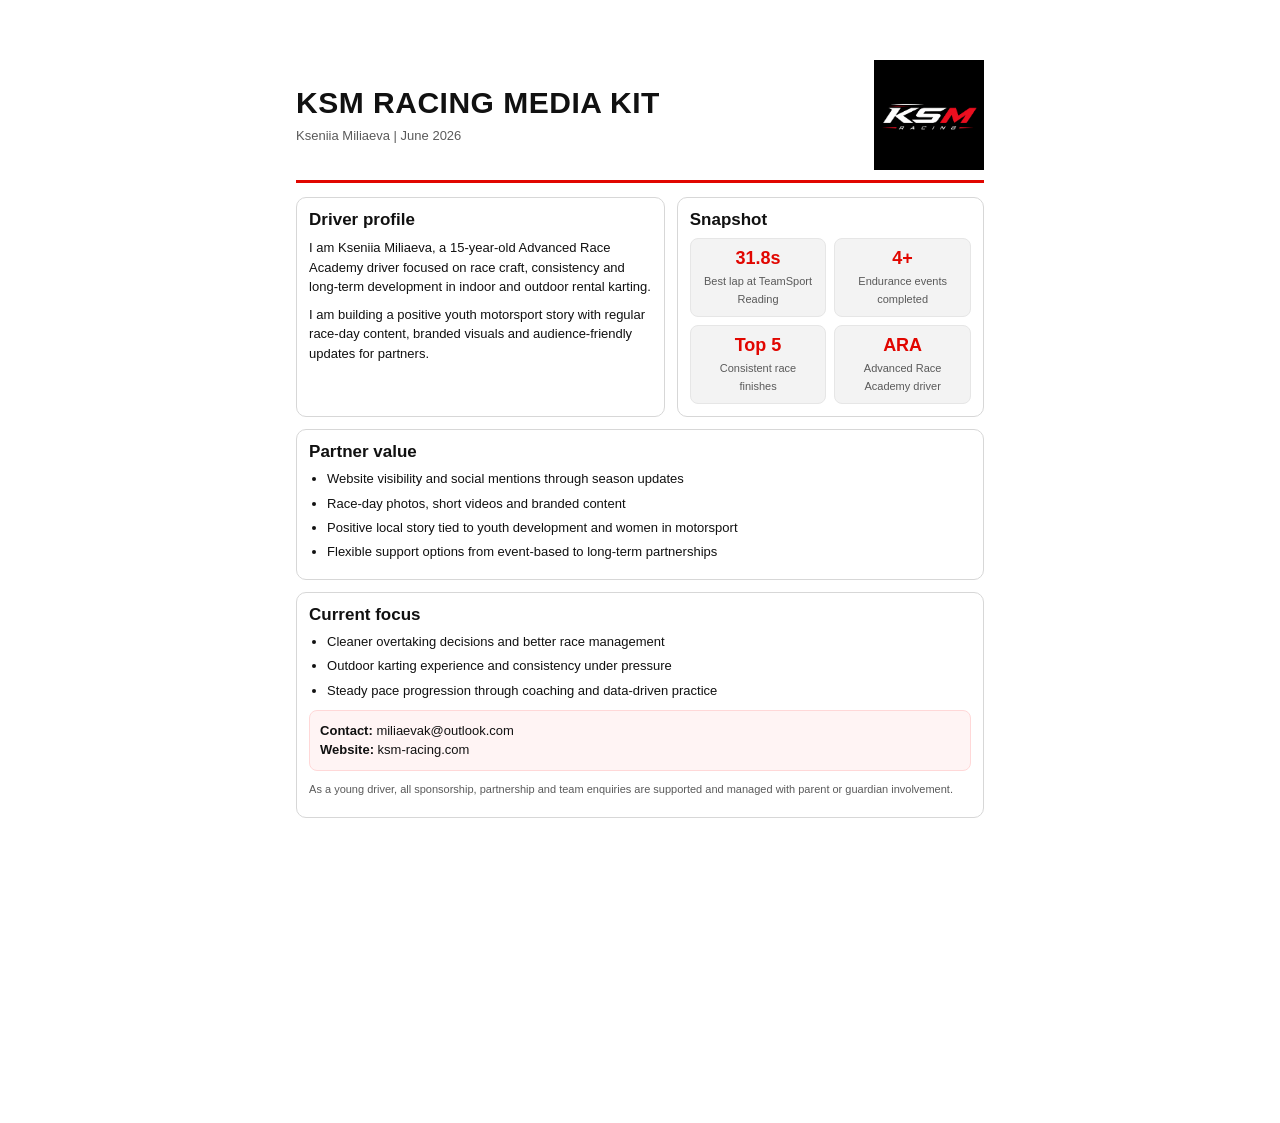
<file: media-kit.html>
<!DOCTYPE html>
<html lang="en">
<head>
  <meta charset="UTF-8">
  <meta name="viewport" content="width=device-width, initial-scale=1.0">
  <title>KSM Racing Media Kit</title>
  <style>
    :root {
      --red: #e10600;
      --ink: #111111;
      --muted: #5a5a5a;
      --soft: #f3f3f3;
    }

    * {
      box-sizing: border-box;
    }

    body {
      margin: 0;
      font-family: Arial, sans-serif;
      color: var(--ink);
      background: #ffffff;
    }

    .sheet {
      width: 210mm;
      min-height: 297mm;
      margin: 0 auto;
      padding: 16mm 14mm;
      background: #ffffff;
    }

    .top {
      display: flex;
      align-items: center;
      justify-content: space-between;
      gap: 16px;
      padding-bottom: 10px;
      border-bottom: 3px solid var(--red);
    }

    .logo {
      width: 110px;
      height: auto;
    }

    .title h1 {
      margin: 0;
      font-size: 30px;
      letter-spacing: 0.5px;
      text-transform: uppercase;
    }

    .title p {
      margin: 6px 0 0;
      color: var(--muted);
      font-size: 13px;
    }

    .grid {
      margin-top: 14px;
      display: grid;
      grid-template-columns: 1.2fr 1fr;
      gap: 12px;
    }

    .card {
      border: 1px solid #d7d7d7;
      border-radius: 10px;
      padding: 12px;
      background: #ffffff;
    }

    h2 {
      margin: 0 0 8px;
      font-size: 17px;
    }

    p {
      margin: 0 0 8px;
      font-size: 13px;
      line-height: 1.5;
    }

    ul {
      margin: 0;
      padding-left: 18px;
    }

    li {
      margin: 0 0 6px;
      font-size: 13px;
      line-height: 1.4;
    }

    .stats {
      display: grid;
      grid-template-columns: repeat(2, 1fr);
      gap: 8px;
      margin-top: 8px;
    }

    .stat {
      background: var(--soft);
      border-radius: 8px;
      padding: 9px;
      text-align: center;
      border: 1px solid #e6e6e6;
    }

    .stat strong {
      display: block;
      font-size: 18px;
      color: var(--red);
      margin-bottom: 2px;
    }

    .stat span {
      font-size: 11px;
      color: var(--muted);
    }

    .full {
      margin-top: 12px;
      border: 1px solid #d7d7d7;
      border-radius: 10px;
      padding: 12px;
    }

    .contact {
      margin-top: 10px;
      padding: 10px;
      border-radius: 8px;
      background: #fff4f4;
      border: 1px solid #ffd8d8;
    }

    .contact p {
      margin: 0;
    }

    .small {
      margin-top: 10px;
      font-size: 11px;
      color: var(--muted);
    }

    @page {
      size: A4;
      margin: 0;
    }

    @media print {
      body {
        background: #ffffff;
      }

      .sheet {
        margin: 0;
      }
    }
  </style>
</head>
<body>
  <main class="sheet">
    <section class="top">
      <div class="title">
        <h1>KSM Racing Media Kit</h1>
        <p>Kseniia Miliaeva | June 2026</p>
      </div>
      <img class="logo" src="Images - Copy/logo-official.png" alt="KSM Racing logo">
    </section>

    <section class="grid">
      <article class="card">
        <h2>Driver profile</h2>
        <p>
          I am Kseniia Miliaeva, a 15-year-old Advanced Race Academy driver focused on race craft,
          consistency and long-term development in indoor and outdoor rental karting.
        </p>
        <p>
          I am building a positive youth motorsport story with regular race-day content,
          branded visuals and audience-friendly updates for partners.
        </p>
      </article>

      <article class="card">
        <h2>Snapshot</h2>
        <div class="stats">
          <div class="stat">
            <strong>31.8s</strong>
            <span>Best lap at TeamSport Reading</span>
          </div>
          <div class="stat">
            <strong>4+</strong>
            <span>Endurance events completed</span>
          </div>
          <div class="stat">
            <strong>Top 5</strong>
            <span>Consistent race finishes</span>
          </div>
          <div class="stat">
            <strong>ARA</strong>
            <span>Advanced Race Academy driver</span>
          </div>
        </div>
      </article>
    </section>

    <section class="full">
      <h2>Partner value</h2>
      <ul>
        <li>Website visibility and social mentions through season updates</li>
        <li>Race-day photos, short videos and branded content</li>
        <li>Positive local story tied to youth development and women in motorsport</li>
        <li>Flexible support options from event-based to long-term partnerships</li>
      </ul>
    </section>

    <section class="full">
      <h2>Current focus</h2>
      <ul>
        <li>Cleaner overtaking decisions and better race management</li>
        <li>Outdoor karting experience and consistency under pressure</li>
        <li>Steady pace progression through coaching and data-driven practice</li>
      </ul>

      <div class="contact">
        <p><strong>Contact:</strong> miliaevak@outlook.com</p>
        <p><strong>Website:</strong> ksm-racing.com</p>
      </div>

      <p class="small">
        As a young driver, all sponsorship, partnership and team enquiries are supported and managed
        with parent or guardian involvement.
      </p>
    </section>
  </main>
</body>
</html>
</file>
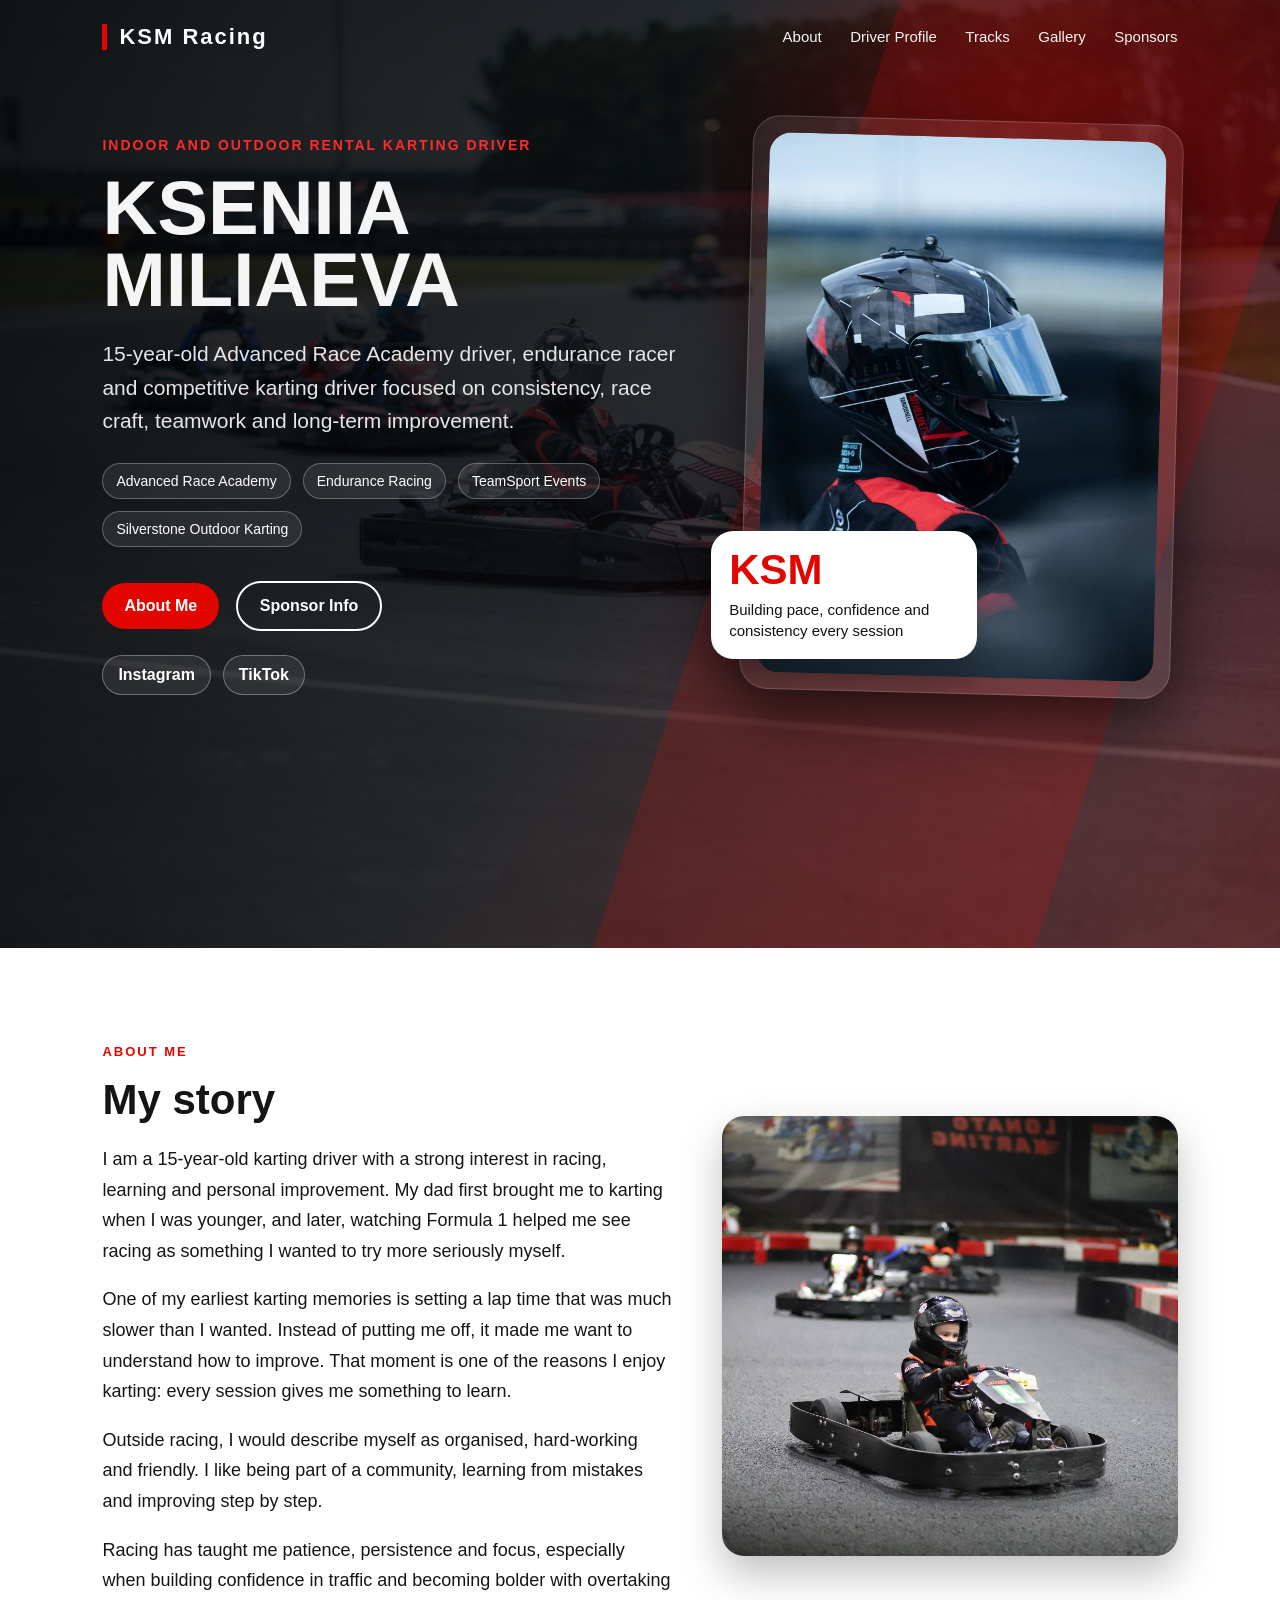
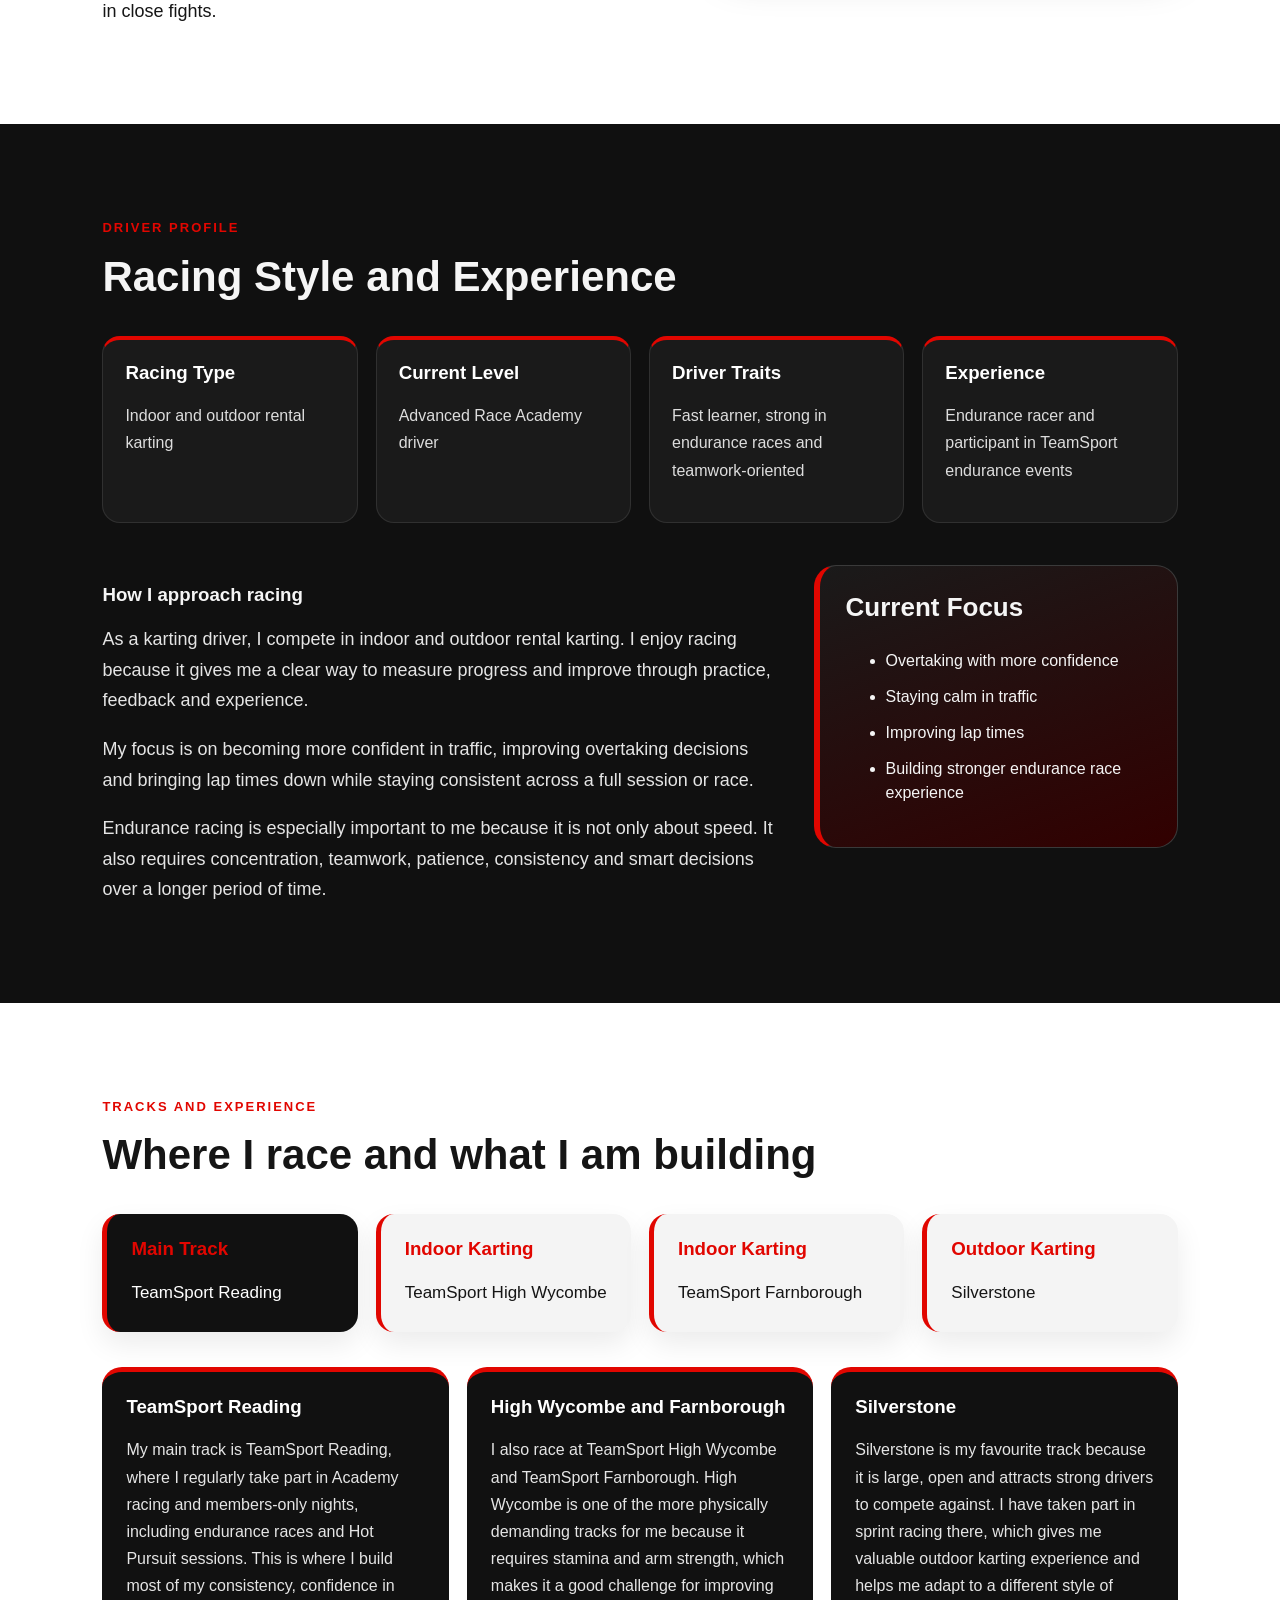
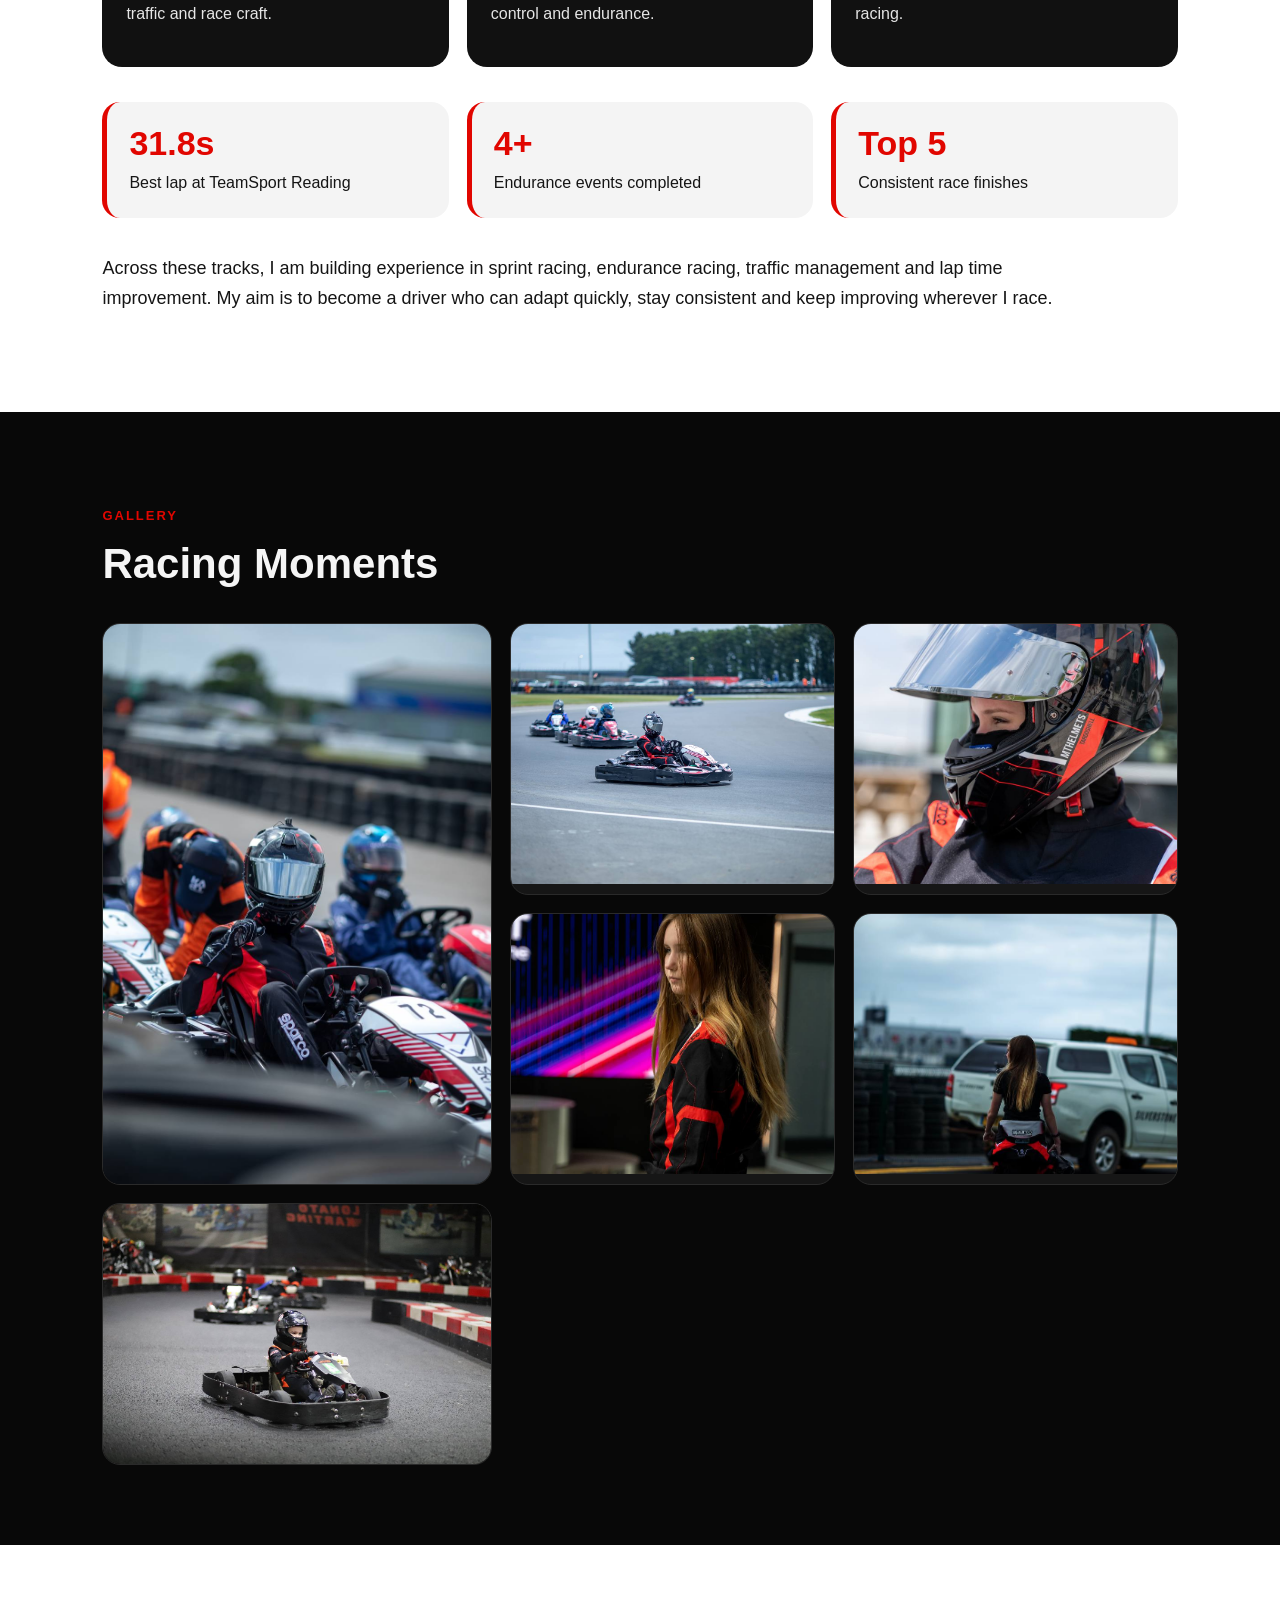
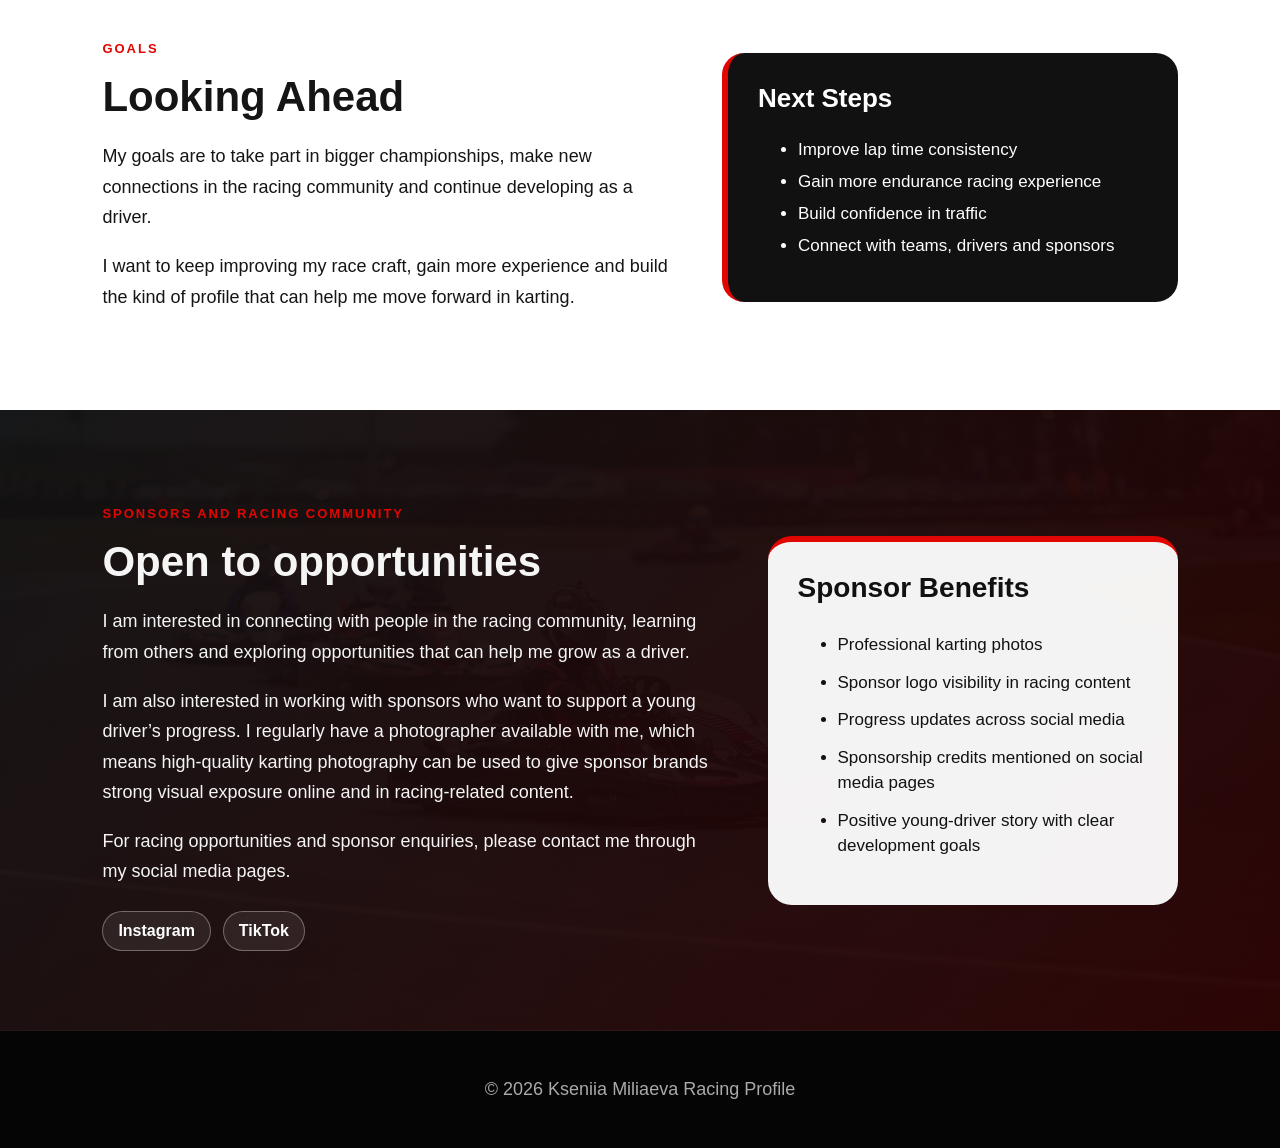
<file: personal-site.html>
<!DOCTYPE html>
<html lang="en">
<head>
  <meta charset="UTF-8">
  <title>Kseniia Miliaeva Racing Profile</title>
  <link rel="stylesheet" href="personal-style.css">
</head>
<body>

  <header class="hero">
    <nav class="navbar">
      <div class="logo">KSM Racing</div>

      <div class="nav-links">
        <a href="#about">About</a>
        <a href="#driver">Driver Profile</a>
        <a href="#tracks">Tracks</a>
        <a href="#gallery">Gallery</a>
        <a href="#sponsors">Sponsors</a>
      </div>
    </nav>

    <section class="hero-content">
      <div class="hero-text">
        <p class="tagline">Indoor and Outdoor Rental Karting Driver</p>

        <h1>Kseniia Miliaeva</h1>

        <p class="hero-description">
          15-year-old Advanced Race Academy driver, endurance racer and competitive karting driver
          focused on consistency, race craft, teamwork and long-term improvement.
        </p>

        <div class="hero-badges">
          <span>Advanced Race Academy</span>
          <span>Endurance Racing</span>
          <span>TeamSport Events</span>
          <span>Silverstone Outdoor Karting</span>
        </div>

        <div class="hero-buttons">
          <a href="#about" class="button primary-button">About Me</a>
          <a href="#sponsors" class="button secondary-button">Sponsor Info</a>
        </div>

        <div class="social-links hero-socials">
          <a href="https://www.instagram.com/ksm.racing23?igsh=eDhnaWV0NGVzeXE%3D&amp;utm_source=qr" target="_blank" rel="noopener noreferrer">Instagram</a>
          <a href="https://vt.tiktok.com/ZSCd4XSRf/" target="_blank" rel="noopener noreferrer">TikTok</a>
        </div>
      </div>

      <div class="hero-image-area">
        <div class="hero-image-card">
          <img class="photo-hero-tyre" src="../Images/tyre-perspective.jpg" alt="Kseniia sitting in a kart from tyre perspective">
        </div>

        <div class="hero-stat-card">
          <p class="stat-number">KSM</p>
          <p class="stat-text">Building pace, confidence and consistency every session</p>
        </div>
      </div>
    </section>
  </header>

  <main>

    <section id="about" class="section two-column">
      <div>
        <p class="section-label">About Me</p>
        <h2>My story</h2>

        <p>
          I am a 15-year-old karting driver with a strong interest in racing, learning and
          personal improvement. My dad first brought me to karting when I was younger, and
          later, watching Formula 1 helped me see racing as something I wanted to try more
          seriously myself.
        </p>

        <p>
          One of my earliest karting memories is setting a lap time that was much slower
          than I wanted. Instead of putting me off, it made me want to understand how to
          improve. That moment is one of the reasons I enjoy karting: every session gives
          me something to learn.
        </p>

        <p>
          Outside racing, I would describe myself as organised, hard-working and friendly.
          I like being part of a community, learning from mistakes and improving step by step.
        </p>

        <p>
          Racing has taught me patience, persistence and focus, especially when building
          confidence in traffic and becoming bolder with overtaking in close fights.
        </p>
      </div>

      <div class="image-frame">
        <img class="photo-center" src="../Images/child-kart.jpg" alt="Kseniia in a go kart as a child">
      </div>
    </section>

    <section id="driver" class="section dark-section">
      <p class="section-label">Driver Profile</p>
      <h2>Racing Style and Experience</h2>

      <div class="profile-grid">
        <div class="profile-card">
          <h3>Racing Type</h3>
          <p>Indoor and outdoor rental karting</p>
        </div>

        <div class="profile-card">
          <h3>Current Level</h3>
          <p>Advanced Race Academy driver</p>
        </div>

        <div class="profile-card">
          <h3>Driver Traits</h3>
          <p>Fast learner, strong in endurance races and teamwork-oriented</p>
        </div>

        <div class="profile-card">
          <h3>Experience</h3>
          <p>Endurance racer and participant in TeamSport endurance events</p>
        </div>
      </div>

      <div class="driver-feature">
        <div>
          <h3>How I approach racing</h3>

          <p>
            As a karting driver, I compete in indoor and outdoor rental karting. I enjoy
            racing because it gives me a clear way to measure progress and improve through
            practice, feedback and experience.
          </p>

          <p>
            My focus is on becoming more confident in traffic, improving overtaking decisions
            and bringing lap times down while staying consistent across a full session or race.
          </p>

          <p>
            Endurance racing is especially important to me because it is not only about speed.
            It also requires concentration, teamwork, patience, consistency and smart decisions
            over a longer period of time.
          </p>
        </div>

        <div class="driver-highlight-box">
          <h3>Current Focus</h3>

          <ul>
            <li>Overtaking with more confidence</li>
            <li>Staying calm in traffic</li>
            <li>Improving lap times</li>
            <li>Building stronger endurance race experience</li>
          </ul>
        </div>
      </div>
    </section>

    <section id="tracks" class="section track-section">
      <p class="section-label">Tracks and Experience</p>
      <h2>Where I race and what I am building</h2>

      <div class="track-grid">
        <div class="track-card main-track">
          <h3>Main Track</h3>
          <p>TeamSport Reading</p>
        </div>

        <div class="track-card">
          <h3>Indoor Karting</h3>
          <p>TeamSport High Wycombe</p>
        </div>

        <div class="track-card">
          <h3>Indoor Karting</h3>
          <p>TeamSport Farnborough</p>
        </div>

        <div class="track-card">
          <h3>Outdoor Karting</h3>
          <p>Silverstone</p>
        </div>
      </div>

      <div class="track-story-grid">
        <div class="track-story">
          <h3>TeamSport Reading</h3>
          <p>
            My main track is TeamSport Reading, where I regularly take part in Academy racing
            and members-only nights, including endurance races and Hot Pursuit sessions.
            This is where I build most of my consistency, confidence in traffic and race craft.
          </p>
        </div>

        <div class="track-story">
          <h3>High Wycombe and Farnborough</h3>
          <p>
            I also race at TeamSport High Wycombe and TeamSport Farnborough. High Wycombe is
            one of the more physically demanding tracks for me because it requires stamina and
            arm strength, which makes it a good challenge for improving control and endurance.
          </p>
        </div>

        <div class="track-story">
          <h3>Silverstone</h3>
          <p>
            Silverstone is my favourite track because it is large, open and attracts strong
            drivers to compete against. I have taken part in sprint racing there, which gives
            me valuable outdoor karting experience and helps me adapt to a different style of racing.
          </p>
        </div>
      </div>

      <div class="experience-strip">
        <div>
          <span class="experience-number">31.8s</span>
          <p>Best lap at TeamSport Reading</p>
        </div>

        <div>
          <span class="experience-number">4+</span>
          <p>Endurance events completed</p>
        </div>

        <div>
          <span class="experience-number">Top 5</span>
          <p>Consistent race finishes</p>
        </div>
      </div>

      <p class="track-text">
        Across these tracks, I am building experience in sprint racing, endurance racing,
        traffic management and lap time improvement. My aim is to become a driver who can
        adapt quickly, stay consistent and keep improving wherever I race.
      </p>
    </section>

    <section id="gallery" class="section gallery-section">
      <p class="section-label">Gallery</p>
      <h2>Racing Moments</h2>

      <div class="gallery-grid">
        <div class="gallery-item large">
          <img class="photo-center" src="../Images/number-one.jpg" alt="Kseniia showing number one with visor down">
        </div>

        <div class="gallery-item">
          <img class="photo-center" src="../Images/driving.jpg" alt="Kseniia driving a kart">
        </div>

        <div class="gallery-item">
          <img class="photo-top" src="../Images/helmet-profile.jpg" alt="Side profile in a helmet with open visor">
        </div>

        <div class="gallery-item">
          <img class="photo-center" src="../Images/standing.jpg" alt="Kseniia standing in racing gear">
        </div>

        <div class="gallery-item walking-gallery">
          <img class="photo-walking-reframed" src="../Images/walking-away.jpg" alt="Kseniia walking away in racing suit with dark clouds overhead">
        </div>

        <div class="gallery-item">
          <img class="photo-center" src="../Images/child-kart.jpg" alt="Kseniia in a go kart as a child">
        </div>
      </div>
    </section>

    <section id="goals" class="section goals-section">
      <div>
        <p class="section-label">Goals</p>
        <h2>Looking Ahead</h2>

        <p>
          My goals are to take part in bigger championships, make new connections in the
          racing community and continue developing as a driver.
        </p>

        <p>
          I want to keep improving my race craft, gain more experience and build the kind
          of profile that can help me move forward in karting.
        </p>
      </div>

      <div class="goals-box">
        <h3>Next Steps</h3>

        <ul>
          <li>Improve lap time consistency</li>
          <li>Gain more endurance racing experience</li>
          <li>Build confidence in traffic</li>
          <li>Connect with teams, drivers and sponsors</li>
        </ul>
      </div>
    </section>

    <section id="sponsors" class="section sponsor-section">
      <div class="sponsor-content">
        <p class="section-label">Sponsors and Racing Community</p>
        <h2>Open to opportunities</h2>

        <p>
          I am interested in connecting with people in the racing community, learning from
          others and exploring opportunities that can help me grow as a driver.
        </p>

        <p>
          I am also interested in working with sponsors who want to support a young driver’s
          progress. I regularly have a photographer available with me, which means high-quality
          karting photography can be used to give sponsor brands strong visual exposure online
          and in racing-related content.
        </p>

        <p>
          For racing opportunities and sponsor enquiries, please contact me through my social
          media pages.
        </p>

        <div class="social-links sponsor-socials">
          <a href="https://www.instagram.com/ksm.racing23?igsh=eDhnaWV0NGVzeXE%3D&amp;utm_source=qr" target="_blank" rel="noopener noreferrer">Instagram</a>
          <a href="https://vt.tiktok.com/ZSCd4XSRf/" target="_blank" rel="noopener noreferrer">TikTok</a>
        </div>
      </div>

      <div class="sponsor-card">
        <h3>Sponsor Benefits</h3>

        <ul>
          <li>Professional karting photos</li>
          <li>Sponsor logo visibility in racing content</li>
          <li>Progress updates across social media</li>
          <li>Sponsorship credits mentioned on social media pages</li>
          <li>Positive young-driver story with clear development goals</li>
        </ul>
      </div>
    </section>

  </main>

  <footer>
    <p>© 2026 Kseniia Miliaeva Racing Profile</p>
  </footer>

</body>
</html>
</file>
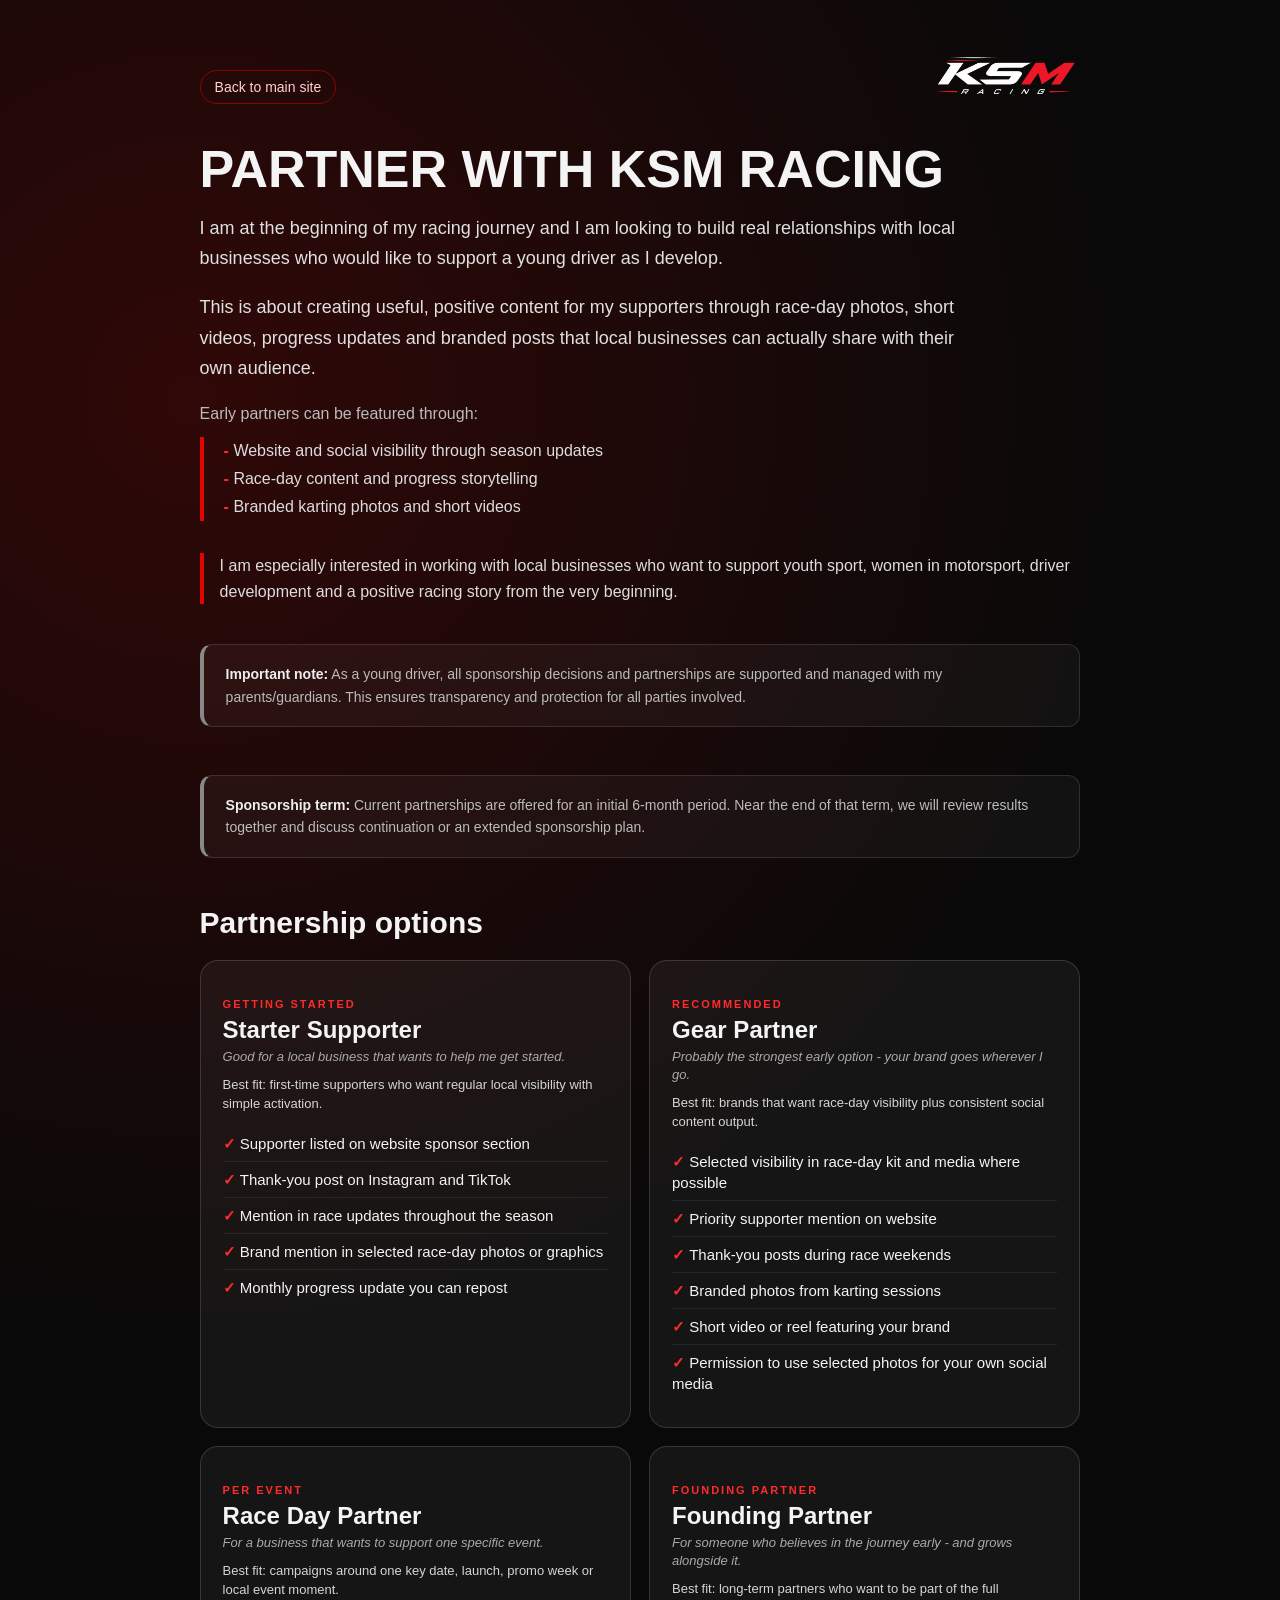
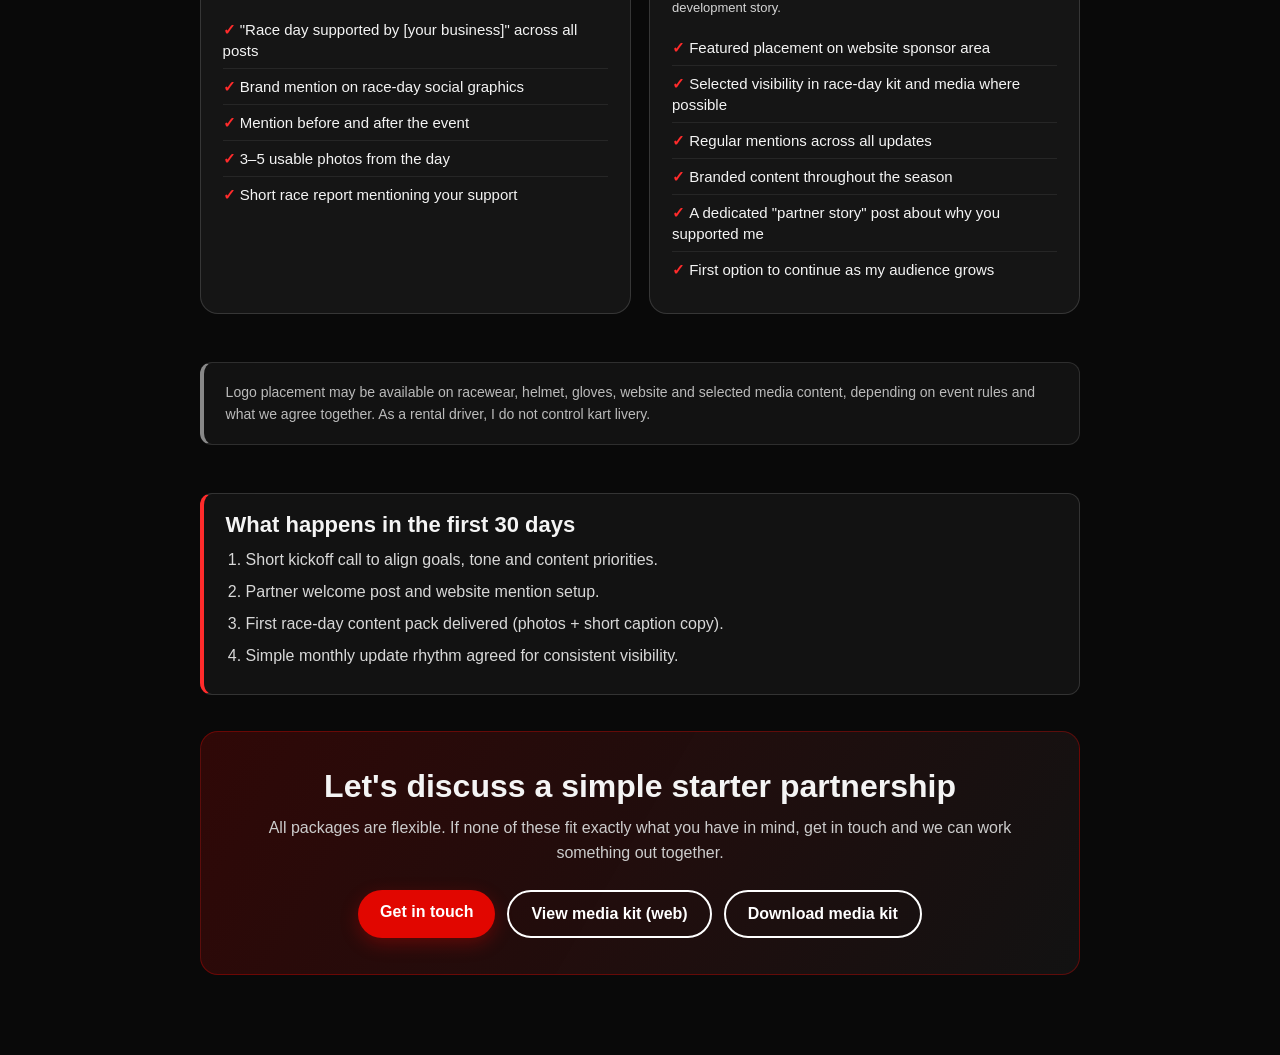
<file: sponsorship.html>
<!DOCTYPE html>
<html lang="en">
<head>
  <meta charset="UTF-8">
  <meta name="viewport" content="width=device-width, initial-scale=1.0">
  <title>Partner with KSM Racing | Sponsorship</title>
  <style>
    :root { --red: #e10600; --red-soft: #ff2b2b; }
    *, *::before, *::after { box-sizing: border-box; }
    body {
      margin: 0;
      font-family: Arial, sans-serif;
      color: #f4f4f4;
      background: radial-gradient(circle at 15% 15%, rgba(225,6,0,0.18), transparent 38%), #090909;
    }
    .page { max-width: 1060px; margin: 0 auto; padding: 52px 7% 80px; }
    .top-header {
      display: flex;
      align-items: center;
      justify-content: space-between;
      gap: 14px;
      margin-bottom: 24px;
    }
    .top-link {
      display: inline-block; text-decoration: none; color: #ffd2d2;
      border: 1px solid rgba(225,6,0,0.5); border-radius: 999px;
      padding: 8px 14px; margin-bottom: 0; font-size: 14px;
      transition: background 0.2s;
    }
    .top-link:hover { background: rgba(225,6,0,0.15); }
    h1 { font-size: 52px; margin: 0 0 14px; text-transform: uppercase; line-height: 0.95; }
    .page-logo-wrap {
      margin: 0 0 22px;
      display: inline-flex;
      align-items: center;
      justify-content: center;
    }
    .page-logo {
      width: 148px;
      height: auto;
      display: block;
      mix-blend-mode: screen;
      filter: drop-shadow(0 8px 16px rgba(0, 0, 0, 0.35));
    }
    .lead { max-width: 780px; font-size: 18px; line-height: 1.7; color: #e0e0e0; margin-bottom: 16px; }
    .early-list {
      list-style: none; padding: 0 0 0 20px; margin: 0 0 32px;
      border-left: 4px solid var(--red);
    }
    .early-list li { padding: 5px 0; font-size: 16px; color: #ddd; }
    .early-list li::before { content: "- "; color: var(--red-soft); font-weight: bold; }
    .highlight-note {
      margin-bottom: 40px; font-size: 16px;
      border-left: 4px solid var(--red); padding-left: 16px;
      color: #ddd; line-height: 1.6;
    }
    .section-title { font-size: 30px; margin: 0 0 20px; }
    .packages { display: grid; grid-template-columns: repeat(2, 1fr); gap: 18px; margin-bottom: 48px; }
    .pkg {
      border-radius: 18px; padding: 26px 22px;
      background: rgba(255,255,255,0.05);
      border: 1px solid rgba(255,255,255,0.14);
      display: flex; flex-direction: column;
      transition: transform 0.2s, border-color 0.2s;
    }
    .pkg:hover { transform: translateY(-5px); border-color: rgba(225,6,0,0.5); }
    .pkg-label {
      font-size: 11px; text-transform: uppercase; letter-spacing: 2px;
      color: var(--red-soft); font-weight: bold; margin-bottom: 6px;
    }
    .pkg h2 { font-size: 24px; margin: 0 0 4px; }
    .pkg .good-for { font-size: 13px; color: #aaa; margin: 0 0 16px; font-style: italic; line-height: 1.4; }
    .fit-note {
      margin: -6px 0 12px;
      font-size: 13px;
      color: #d5d5d5;
      line-height: 1.45;
    }
    .pkg ul { list-style: none; padding: 0; margin: 0; flex: 1; }
    .pkg ul li { padding: 7px 0; border-bottom: 1px solid rgba(255,255,255,0.07); font-size: 15px; line-height: 1.4; }
    .pkg ul li:last-child { border-bottom: none; }
    .pkg ul li::before { content: "✓ "; color: var(--red-soft); font-weight: bold; }
    .gear-note {
      background: rgba(255,255,255,0.04);
      border: 1px solid rgba(255,255,255,0.12);
      border-left: 4px solid #888;
      border-radius: 12px; padding: 18px 22px;
      margin-bottom: 48px; font-size: 14px; color: #bbb; line-height: 1.6;
    }
    .gear-note strong { color: #eee; }
    .starter-plan {
      background: rgba(255, 255, 255, 0.04);
      border: 1px solid rgba(255, 255, 255, 0.14);
      border-left: 4px solid var(--red-soft);
      border-radius: 12px;
      padding: 18px 22px;
      margin-bottom: 36px;
    }
    .starter-plan h3 {
      margin: 0 0 10px;
      font-size: 22px;
    }
    .starter-plan ol {
      margin: 0;
      padding-left: 20px;
    }
    .starter-plan li {
      margin-bottom: 8px;
      color: #d8d8d8;
      line-height: 1.5;
    }
    .cta-block {
      background: linear-gradient(120deg, rgba(225,6,0,0.18), rgba(255,255,255,0.04));
      border: 1px solid rgba(225,6,0,0.35); border-radius: 18px;
      padding: 36px 30px; text-align: center;
    }
    .cta-block h2 { font-size: 32px; margin: 0 0 10px; }
    .cta-block p { color: #ccc; margin: 0 0 24px; font-size: 16px; line-height: 1.6; }
    .cta { display: flex; flex-wrap: wrap; gap: 12px; justify-content: center; }
    .btn {
      text-decoration: none; font-weight: bold; border-radius: 999px;
      padding: 13px 22px; display: inline-block;
      transition: transform 0.2s ease, background 0.2s ease, box-shadow 0.2s ease;
    }
    .btn:hover { transform: scale(1.08); }
    .btn-red { background: var(--red); color: #fff; box-shadow: 0 6px 18px rgba(225,6,0,0.3); }
    .btn-red:hover { background: var(--red-soft); box-shadow: 0 12px 28px rgba(225,6,0,0.5); }
    .btn-outline { border: 2px solid #fff; color: #fff; }
    .btn-outline:hover { background: #fff; color: #111; }
    @media (max-width: 900px) {
      .packages { grid-template-columns: 1fr; }
      h1 { font-size: 38px; }
    }
  </style>
</head>
<body>
  <main class="page">
    <div class="top-header">
      <a class="top-link" href="/#sponsors">Back to main site</a>
      <div class="page-logo-wrap">
        <img class="page-logo" src="Images - Copy/logo.png" alt="KSM Racing logo">
      </div>
    </div>

    <h1>Partner with KSM Racing</h1>

    <p class="lead">
      I am at the beginning of my racing journey and I am looking to build real
      relationships with local businesses who would like to support a young driver as I develop.
    </p>
    <p class="lead">
      This is about creating useful, positive
      content for my supporters through race-day photos, short videos, progress updates and
      branded posts that local businesses can actually share with their own audience.
    </p>

    <p class="lead" style="font-size:16px; color:#bbb; margin-bottom:10px;">Early partners can be featured through:</p>
    <ul class="early-list">
      <li>Website and social visibility through season updates</li>
      <li>Race-day content and progress storytelling</li>
      <li>Branded karting photos and short videos</li>
    </ul>

    <p class="highlight-note">
      I am especially interested in working with local businesses who want to support
      youth sport, women in motorsport, driver development and a positive racing story
      from the very beginning.
    </p>

    <div class="gear-note">
      <strong>Important note:</strong> As a young driver, all sponsorship decisions and partnerships are supported and managed with my parents/guardians. This ensures transparency and protection for all parties involved.
    </div>

    <div class="gear-note">
      <strong>Sponsorship term:</strong> Current partnerships are offered for an initial 6-month period. Near the end of that term, we will review results together and discuss continuation or an extended sponsorship plan.
    </div>

    <h2 class="section-title">Partnership options</h2>

    <div class="packages">

      <div class="pkg">
        <p class="pkg-label">Getting started</p>
        <h2>Starter Supporter</h2>
        <p class="good-for">Good for a local business that wants to help me get started.</p>
        <p class="fit-note">Best fit: first-time supporters who want regular local visibility with simple activation.</p>
        <ul>
          <li>Supporter listed on website sponsor section</li>
          <li>Thank-you post on Instagram and TikTok</li>
          <li>Mention in race updates throughout the season</li>
          <li>Brand mention in selected race-day photos or graphics</li>
          <li>Monthly progress update you can repost</li>
        </ul>
      </div>

      <div class="pkg">
        <p class="pkg-label">Recommended</p>
        <h2>Gear Partner</h2>
        <p class="good-for">Probably the strongest early option - your brand goes wherever I go.</p>
        <p class="fit-note">Best fit: brands that want race-day visibility plus consistent social content output.</p>
        <ul>
          <li>Selected visibility in race-day kit and media where possible</li>
          <li>Priority supporter mention on website</li>
          <li>Thank-you posts during race weekends</li>
          <li>Branded photos from karting sessions</li>
          <li>Short video or reel featuring your brand</li>
          <li>Permission to use selected photos for your own social media</li>
        </ul>
      </div>

      <div class="pkg">
        <p class="pkg-label">Per event</p>
        <h2>Race Day Partner</h2>
        <p class="good-for">For a business that wants to support one specific event.</p>
        <p class="fit-note">Best fit: campaigns around one key date, launch, promo week or local event moment.</p>
        <ul>
          <li>"Race day supported by [your business]" across all posts</li>
          <li>Brand mention on race-day social graphics</li>
          <li>Mention before and after the event</li>
          <li>3&ndash;5 usable photos from the day</li>
          <li>Short race report mentioning your support</li>
        </ul>
      </div>

      <div class="pkg">
        <p class="pkg-label">Founding partner</p>
        <h2>Founding Partner</h2>
        <p class="good-for">For someone who believes in the journey early - and grows alongside it.</p>
        <p class="fit-note">Best fit: long-term partners who want to be part of the full development story.</p>
        <ul>
          <li>Featured placement on website sponsor area</li>
          <li>Selected visibility in race-day kit and media where possible</li>
          <li>Regular mentions across all updates</li>
          <li>Branded content throughout the season</li>
          <li>A dedicated "partner story" post about why you supported me</li>
          <li>First option to continue as my audience grows</li>
        </ul>
      </div>

    </div>

    <div class="gear-note">
      Logo placement may be available on racewear, helmet, gloves, website and selected media content, depending on event rules and what we agree together. As a rental driver, I do not control kart livery.
    </div>

    <section class="starter-plan">
      <h3>What happens in the first 30 days</h3>
      <ol>
        <li>Short kickoff call to align goals, tone and content priorities.</li>
        <li>Partner welcome post and website mention setup.</li>
        <li>First race-day content pack delivered (photos + short caption copy).</li>
        <li>Simple monthly update rhythm agreed for consistent visibility.</li>
      </ol>
    </section>

    <div class="cta-block">
      <h2>Let's discuss a simple starter partnership</h2>
      <p>
        All packages are flexible. If none of these fit exactly what you have in mind,
        get in touch and we can work something out together.
      </p>
      <div class="cta">
        <a class="btn btn-red" href="/#contact">Get in touch</a>
        <a class="btn btn-outline" href="/media-kit.html" target="_blank" rel="noopener">View media kit (web)</a>
        <a class="btn btn-outline" href="/media-kit.pdf" target="_blank" rel="noopener">Download media kit</a>
      </div>
    </div>

  </main>
</body>
</html>
</file>
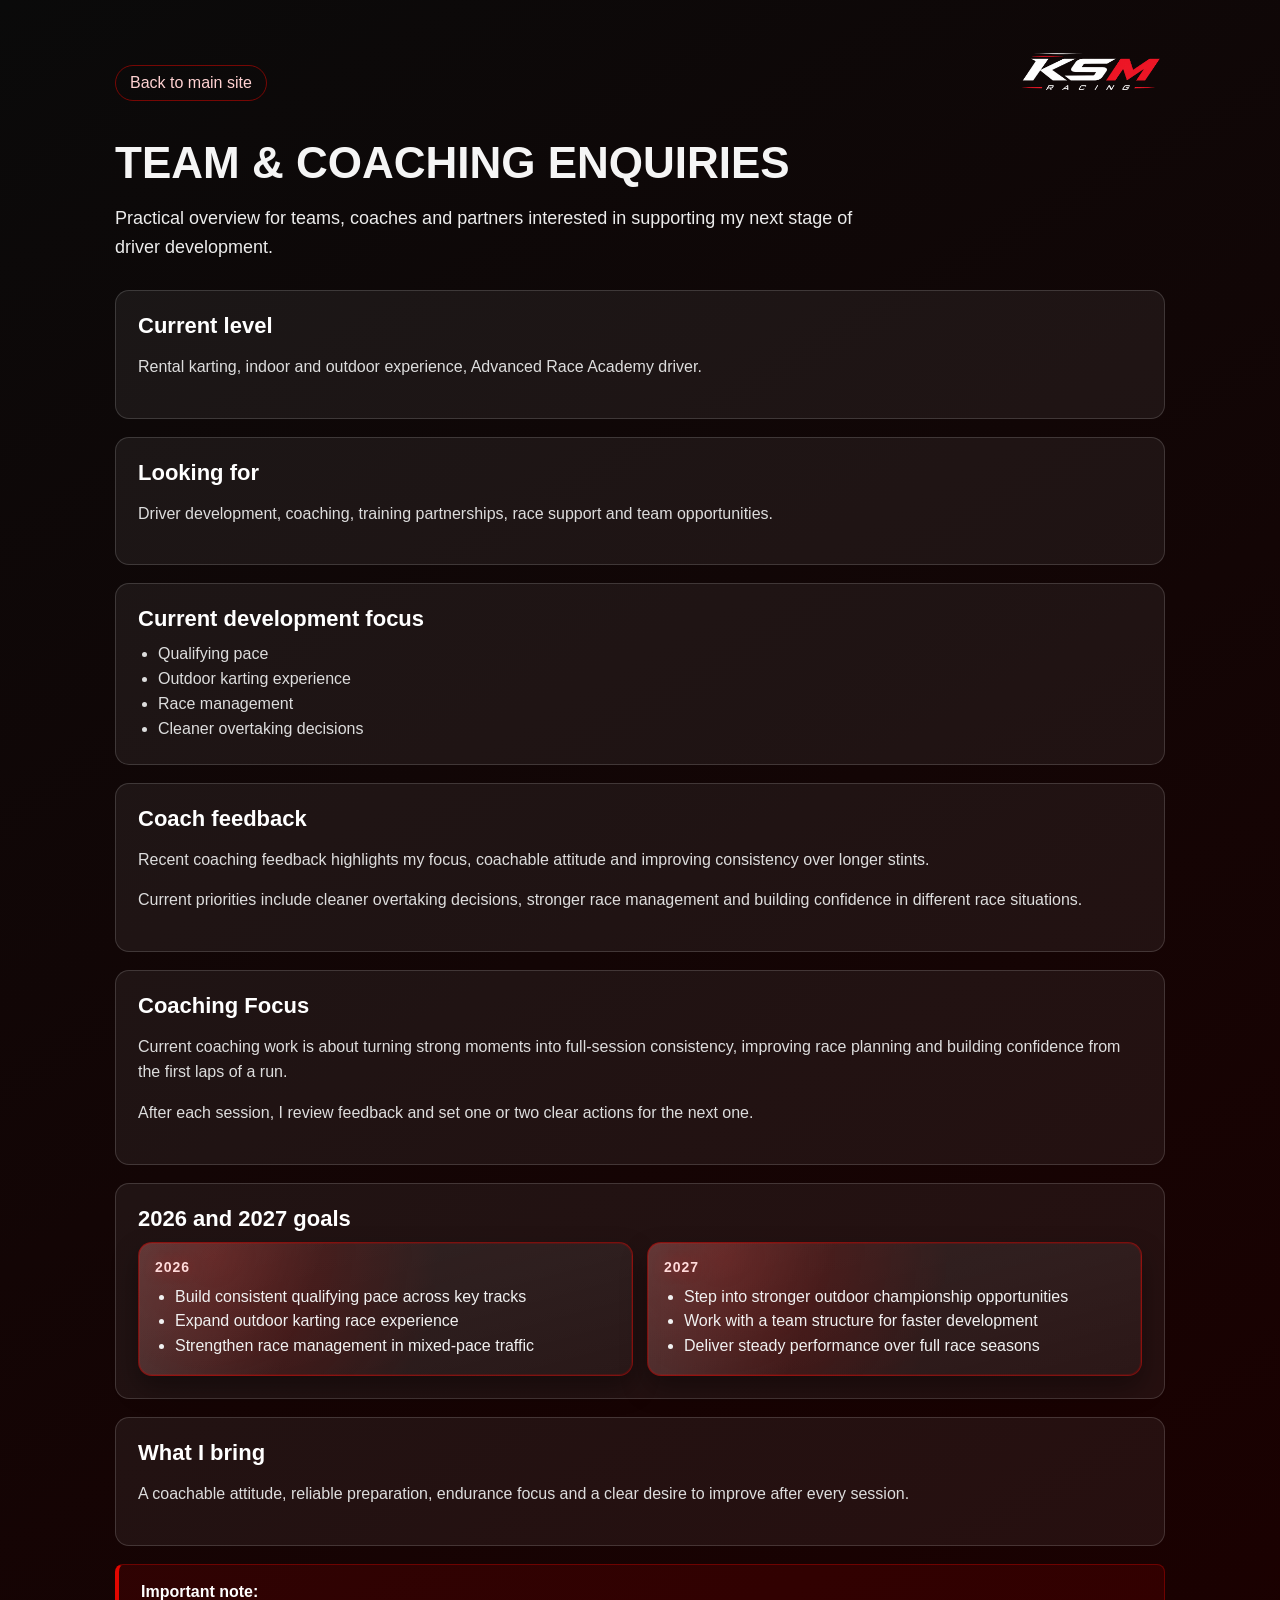
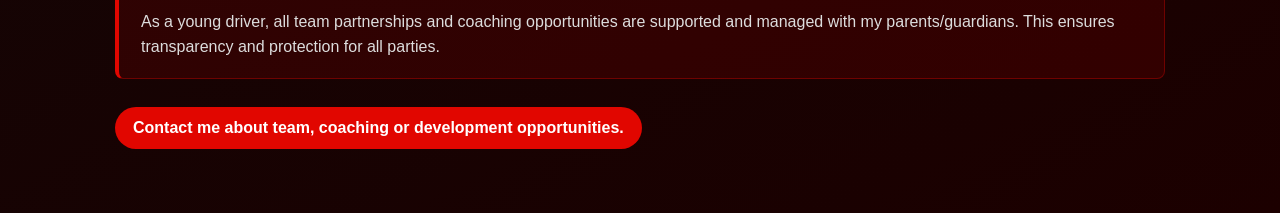
<file: team-info.html>
<!DOCTYPE html>
<html lang="en">
<head>
  <meta charset="UTF-8">
  <meta name="viewport" content="width=device-width, initial-scale=1.0">
  <title>Team & Coaching Enquiries | KSM Racing</title>
  <style>
    body {
      margin: 0;
      font-family: Arial, sans-serif;
      color: #f5f5f5;
      background: linear-gradient(150deg, #0a0a0a, #1c0000);
    }

    .page {
      max-width: 1050px;
      margin: 0 auto;
      padding: 48px 7% 64px;
    }

    .top-header {
      display: flex;
      align-items: center;
      justify-content: space-between;
      gap: 14px;
      margin-bottom: 24px;
    }

    .top-link {
      display: inline-block;
      text-decoration: none;
      color: #ffd2d2;
      border: 1px solid rgba(225, 6, 0, 0.5);
      border-radius: 999px;
      padding: 8px 14px;
      margin-bottom: 0;
    }

    h1 {
      font-size: 44px;
      margin: 0 0 12px;
      line-height: 1.02;
      text-transform: uppercase;
    }

    .page-logo-wrap {
      margin: 0 0 22px;
      display: inline-flex;
      align-items: center;
      justify-content: center;
    }

    .page-logo {
      width: 148px;
      height: auto;
      display: block;
      mix-blend-mode: screen;
      filter: drop-shadow(0 8px 16px rgba(0, 0, 0, 0.35));
    }

    .lead {
      max-width: 760px;
      font-size: 18px;
      line-height: 1.6;
      color: #ececec;
      margin-bottom: 28px;
    }

    .block {
      background-color: rgba(255, 255, 255, 0.06);
      border: 1px solid rgba(255, 255, 255, 0.15);
      border-radius: 14px;
      padding: 22px;
      margin-bottom: 18px;
    }

    .block h3 {
      margin: 0 0 10px;
      color: #ffffff;
      font-size: 22px;
    }

    .block p, .block li {
      color: #dddddd;
      line-height: 1.55;
      font-size: 16px;
    }

    ul {
      margin: 8px 0 0 20px;
      padding: 0;
    }

    .goals-grid {
      display: grid;
      grid-template-columns: repeat(2, 1fr);
      gap: 14px;
      margin-top: 10px;
    }

    .goal-card {
      border: 1px solid rgba(225, 6, 0, 0.45);
      border-radius: 14px;
      padding: 16px;
      background:
        radial-gradient(circle at 15% 10%, rgba(225, 6, 0, 0.24), transparent 52%),
        linear-gradient(165deg, rgba(255, 255, 255, 0.08), rgba(255, 255, 255, 0.03));
      box-shadow: 0 12px 26px rgba(0, 0, 0, 0.36), 0 0 0 1px rgba(225, 6, 0, 0.18) inset;
      transform: translateY(0);
      transition: transform 0.22s ease, box-shadow 0.22s ease, border-color 0.22s ease;
      position: relative;
      overflow: hidden;
    }

    .goal-card::before {
      content: "";
      position: absolute;
      inset: 0;
      background: linear-gradient(110deg, rgba(255, 255, 255, 0.16), transparent 35%);
      pointer-events: none;
      opacity: 0.7;
    }

    .goal-card:hover {
      transform: translateY(-4px);
      border-color: rgba(255, 80, 80, 0.82);
      box-shadow: 0 16px 30px rgba(0, 0, 0, 0.42), 0 0 26px rgba(225, 6, 0, 0.22);
    }

    .goal-card h4 {
      margin: 0 0 8px;
      color: #ffd7d7;
      text-shadow: 0 0 14px rgba(225, 6, 0, 0.4);
      letter-spacing: 1px;
      text-transform: uppercase;
      font-size: 14px;
    }

    .goal-card ul {
      margin-top: 10px;
    }

    .goal-card li {
      color: #f0f0f0;
    }

    .cta {
      margin-top: 28px;
      display: flex;
      flex-wrap: wrap;
      gap: 12px;
    }

    .btn {
      text-decoration: none;
      font-weight: bold;
      border-radius: 999px;
      padding: 12px 18px;
      display: inline-block;
      transition: transform 0.2s ease, box-shadow 0.2s ease;
    }

    .btn-red {
      background-color: #e10600;
      color: #fff;
    }

    .btn-red:hover {
      transform: scale(1.08);
      box-shadow: 0 10px 24px rgba(225, 6, 0, 0.45);
    }

    .btn-outline {
      border: 2px solid #fff;
      color: #fff;
    }

    @media (max-width: 900px) {
      h1 {
        font-size: 36px;
      }

      .goals-grid {
        grid-template-columns: 1fr;
      }
    }
  </style>
</head>
<body>
  <main class="page">
    <div class="top-header">
      <a class="top-link" href="/#sponsors">Back to main site</a>
      <div class="page-logo-wrap">
        <img class="page-logo" src="Images - Copy/logo.png" alt="KSM Racing logo">
      </div>
    </div>
    <h1>Team &amp; Coaching Enquiries</h1>
    <p class="lead">
      Practical overview for teams, coaches and partners interested in supporting my
      next stage of driver development.
    </p>

    <section class="block">
      <h3>Current level</h3>
      <p>Rental karting, indoor and outdoor experience, Advanced Race Academy driver.</p>
    </section>

    <section class="block">
      <h3>Looking for</h3>
      <p>Driver development, coaching, training partnerships, race support and team opportunities.</p>
    </section>

    <section class="block">
      <h3>Current development focus</h3>
      <ul>
        <li>Qualifying pace</li>
        <li>Outdoor karting experience</li>
        <li>Race management</li>
        <li>Cleaner overtaking decisions</li>
      </ul>
    </section>

    <section class="block">
      <h3>Coach feedback</h3>
      <p>Recent coaching feedback highlights my focus, coachable attitude and improving consistency over longer stints.</p>
      <p>Current priorities include cleaner overtaking decisions, stronger race management and building confidence in different race situations.</p>
    </section>

    <section class="block">
      <h3>Coaching Focus</h3>
      <p>Current coaching work is about turning strong moments into full-session consistency, improving race planning and building confidence from the first laps of a run.</p>
      <p>After each session, I review feedback and set one or two clear actions for the next one.</p>
    </section>

    <section class="block">
      <h3>2026 and 2027 goals</h3>
      <div class="goals-grid">
        <article class="goal-card">
          <h4>2026</h4>
          <ul>
            <li>Build consistent qualifying pace across key tracks</li>
            <li>Expand outdoor karting race experience</li>
            <li>Strengthen race management in mixed-pace traffic</li>
          </ul>
        </article>
        <article class="goal-card">
          <h4>2027</h4>
          <ul>
            <li>Step into stronger outdoor championship opportunities</li>
            <li>Work with a team structure for faster development</li>
            <li>Deliver steady performance over full race seasons</li>
          </ul>
        </article>
      </div>
    </section>

    <section class="block">
      <h3>What I bring</h3>
      <p>A coachable attitude, reliable preparation, endurance focus and a clear desire to improve after every session.</p>
    </section>

    <div style="background-color: rgba(225, 6, 0, 0.12); border: 1px solid rgba(225, 6, 0, 0.35); border-left: 4px solid #e10600; border-radius: 8px; padding: 18px 22px; margin-bottom: 28px;">
      <strong style="color: #fff;">Important note:</strong>
      <p style="color: #ddd; margin: 8px 0 0 0; font-size: 16px; line-height: 1.6;">
        As a young driver, all team partnerships and coaching opportunities are supported and managed with my parents/guardians. This ensures transparency and protection for all parties.
      </p>
    </div>

    <div class="cta">
      <a class="btn btn-red" href="/#contact">Contact me about team, coaching or development opportunities.</a>
    </div>
  </main>
</body>
</html>
</file>
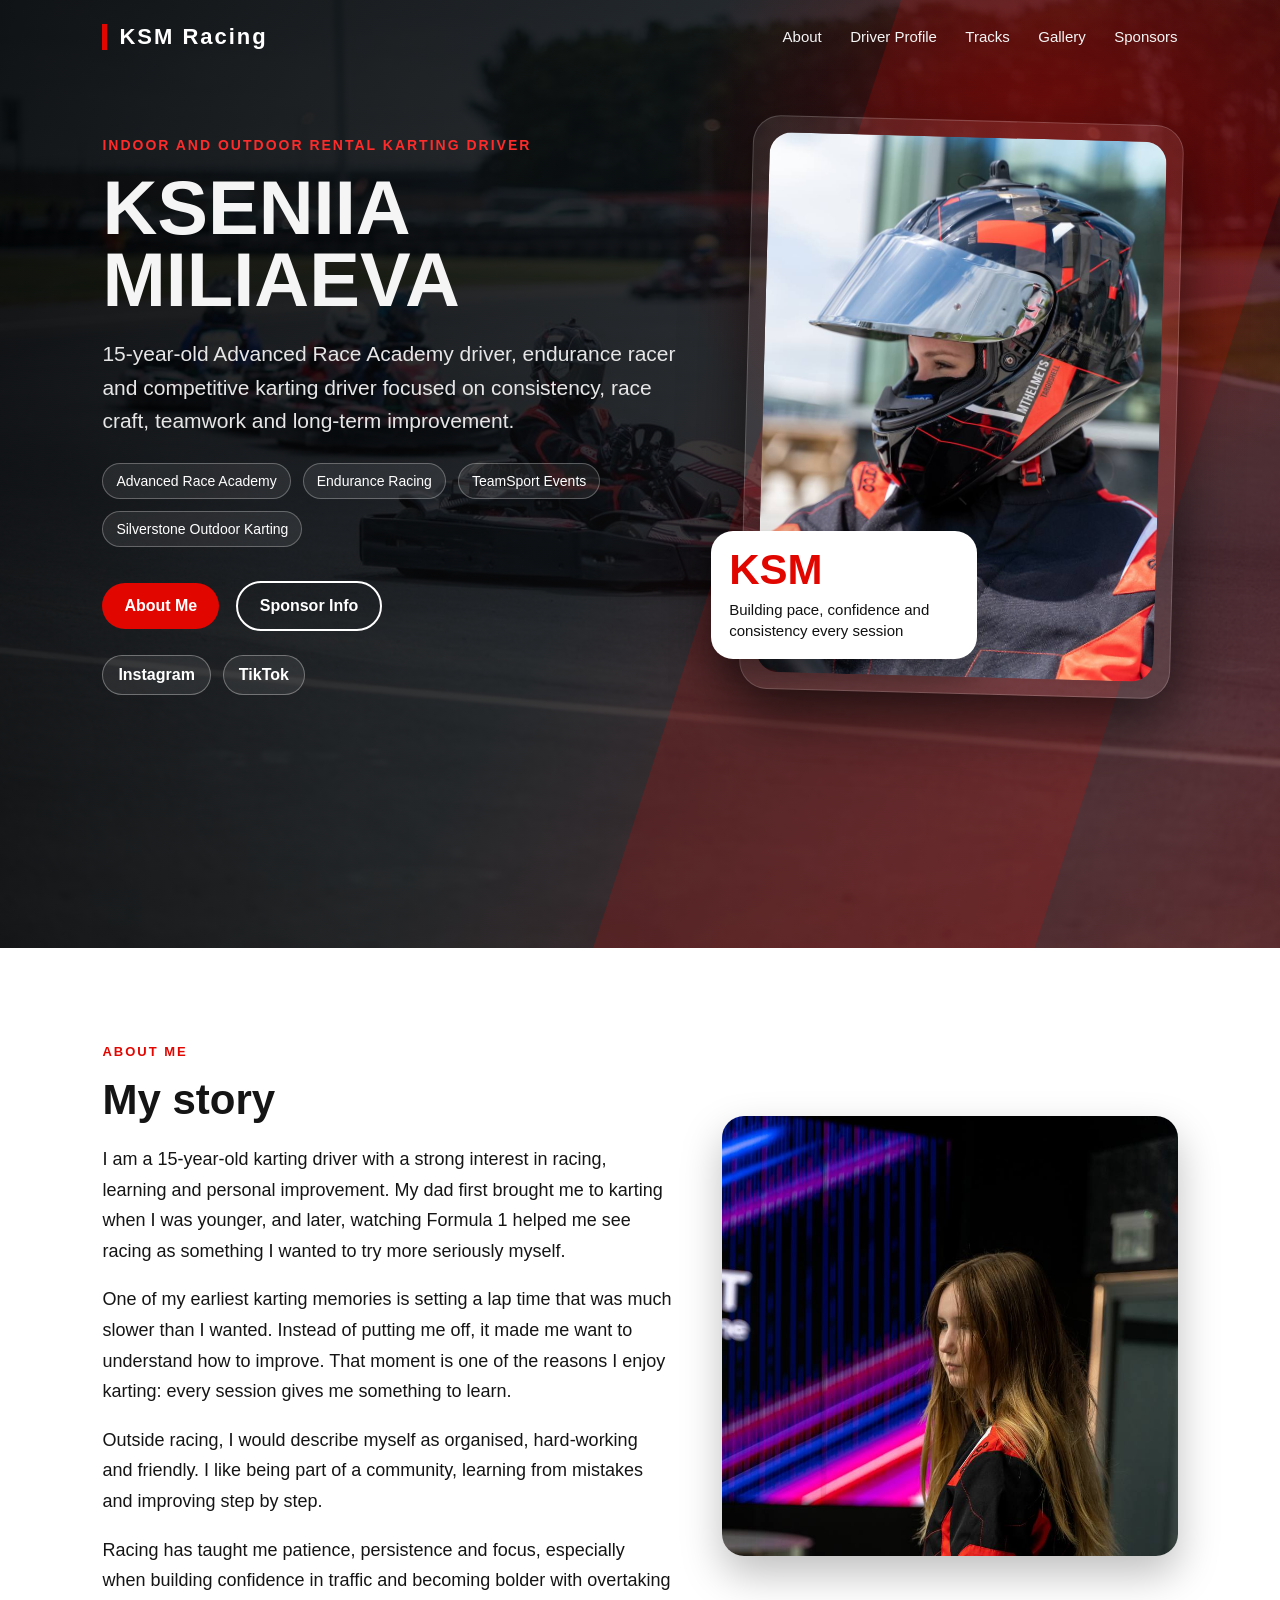
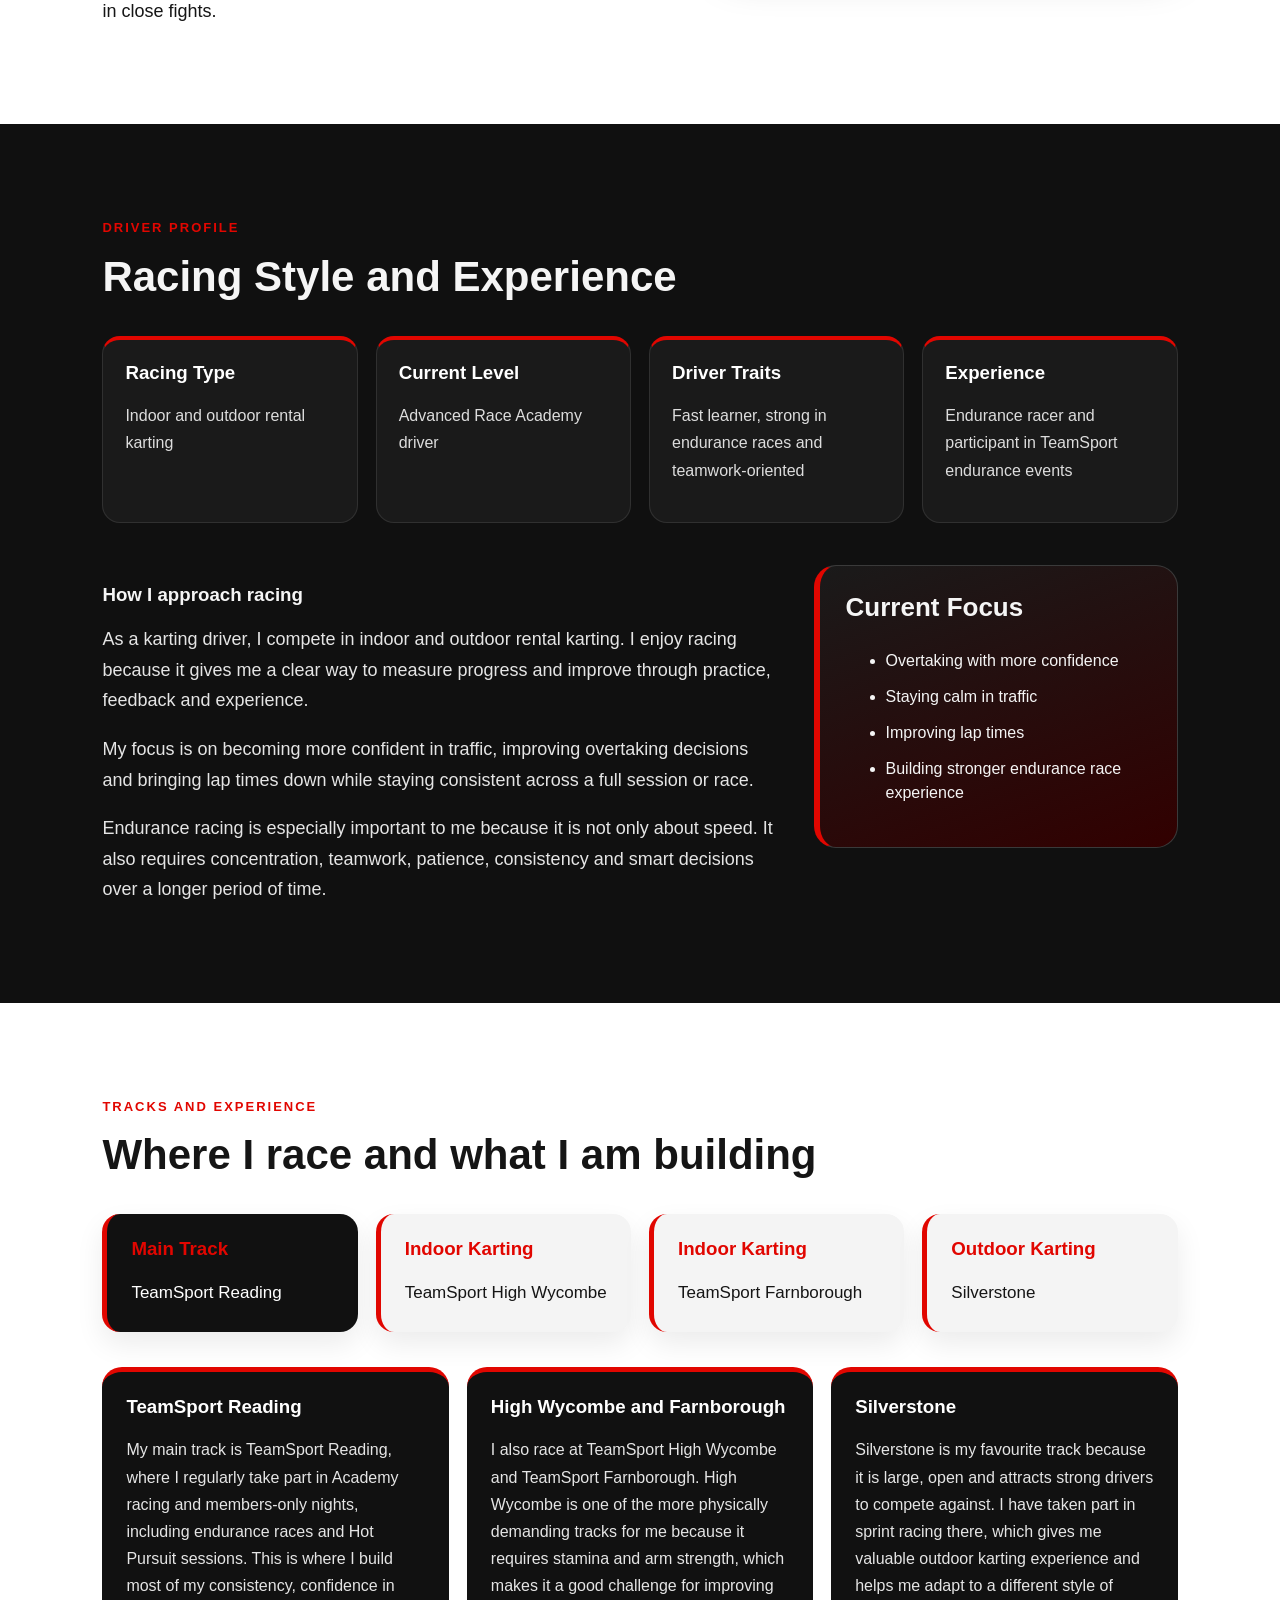
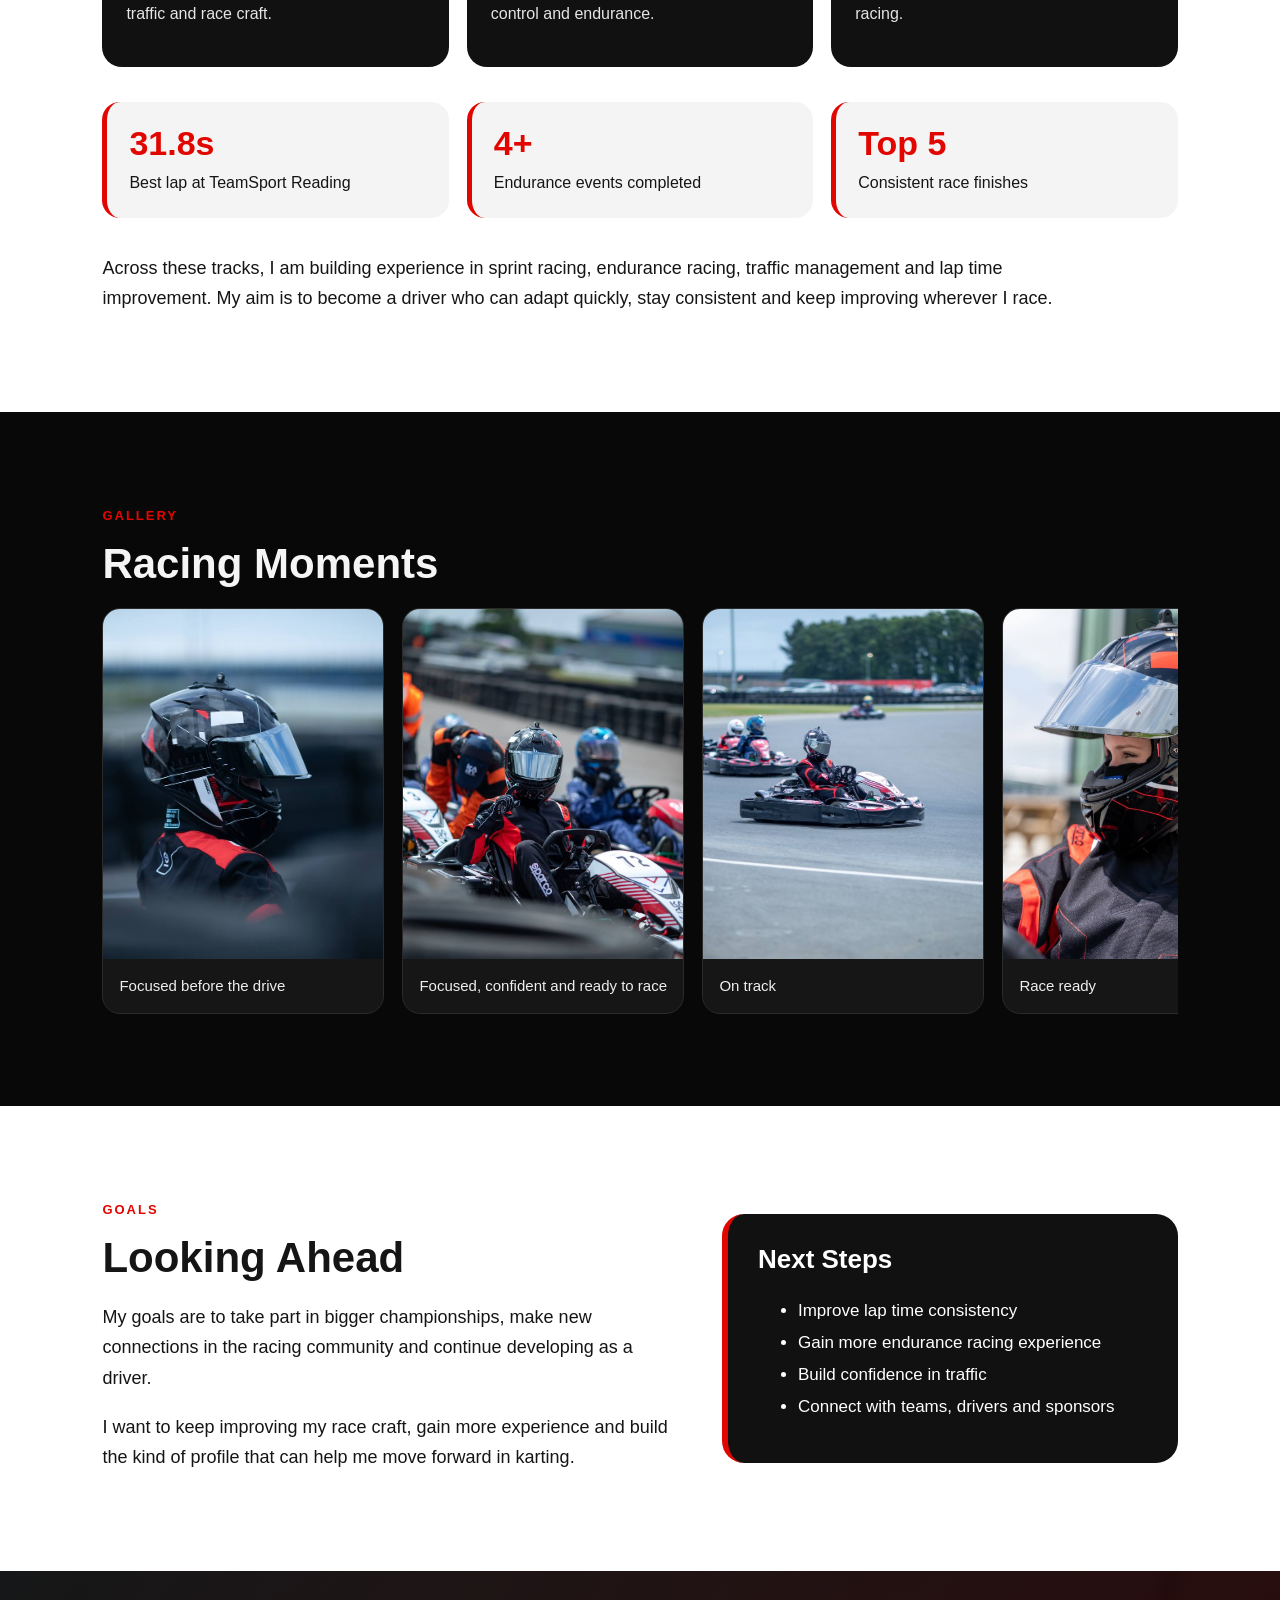
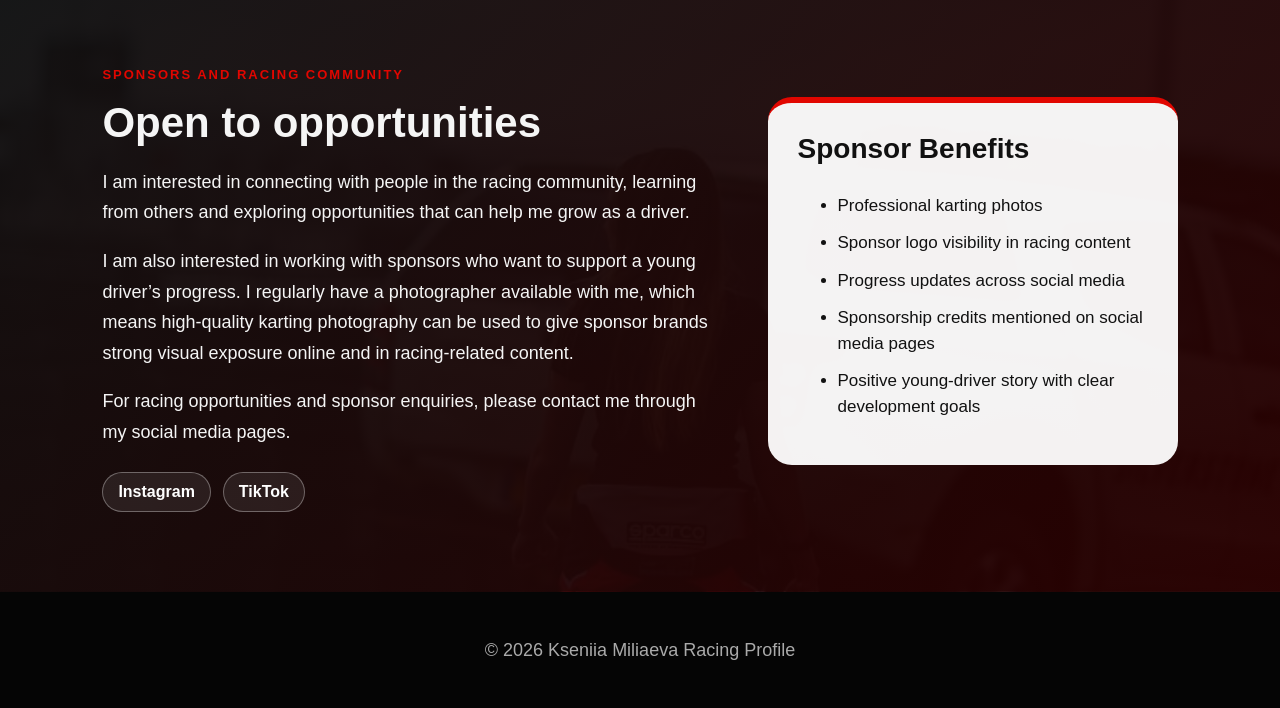
<file: Codes/personal-site -1.html.html>
<!DOCTYPE html>
<html lang="en">
<head>
  <meta charset="UTF-8">
  <title>Kseniia Miliaeva Racing Profile</title>
  <link rel="stylesheet" href="personal-style.css">
</head>
<body>

  <header class="hero">
    <nav class="navbar">
      <div class="logo">KSM Racing</div>

      <div class="nav-links">
        <a href="#about">About</a>
        <a href="#driver">Driver Profile</a>
        <a href="#tracks">Tracks</a>
        <a href="#gallery">Gallery</a>
        <a href="#sponsors">Sponsors</a>
      </div>
    </nav>

    <section class="hero-content">
      <div class="hero-text">
        <p class="tagline">Indoor and Outdoor Rental Karting Driver</p>

        <h1>Kseniia Miliaeva</h1>

        <p class="hero-description">
          15-year-old Advanced Race Academy driver, endurance racer and competitive karting driver
          focused on consistency, race craft, teamwork and long-term improvement.
        </p>

        <div class="hero-badges">
          <span>Advanced Race Academy</span>
          <span>Endurance Racing</span>
          <span>TeamSport Events</span>
          <span>Silverstone Outdoor Karting</span>
        </div>

        <div class="hero-buttons">
          <a href="#about" class="button primary-button">About Me</a>
          <a href="#sponsors" class="button secondary-button">Sponsor Info</a>
        </div>

        <div class="social-links hero-socials">
          <a href="https://www.instagram.com/ksm.racing23?igsh=eDhnaWV0NGVzeXE%3D&amp;utm_source=qr" target="_blank" rel="noopener noreferrer">Instagram</a>
          <a href="https://vt.tiktok.com/ZSCd4XSRf/" target="_blank" rel="noopener noreferrer">TikTok</a>
        </div>
      </div>

      <div class="hero-image-area">
        <div class="hero-image-card">
          <img class="photo-center" src="../Images/helmet-profile.jpg" alt="Kseniia wearing a racing helmet">
        </div>

        <div class="hero-stat-card">
          <p class="stat-number">KSM</p>
          <p class="stat-text">Building pace, confidence and consistency every session</p>
        </div>
      </div>
    </section>
  </header>

  <main>

    <section id="about" class="section two-column">
      <div>
        <p class="section-label">About Me</p>
        <h2>My story</h2>

        <p>
          I am a 15-year-old karting driver with a strong interest in racing, learning and
          personal improvement. My dad first brought me to karting when I was younger, and
          later, watching Formula 1 helped me see racing as something I wanted to try more
          seriously myself.
        </p>

        <p>
          One of my earliest karting memories is setting a lap time that was much slower
          than I wanted. Instead of putting me off, it made me want to understand how to
          improve. That moment is one of the reasons I enjoy karting: every session gives
          me something to learn.
        </p>

        <p>
          Outside racing, I would describe myself as organised, hard-working and friendly.
          I like being part of a community, learning from mistakes and improving step by step.
        </p>

        <p>
          Racing has taught me patience, persistence and focus, especially when building
          confidence in traffic and becoming bolder with overtaking in close fights.
        </p>
      </div>

      <div class="image-frame">
        <img class="photo-top" src="../Images/standing.jpg" alt="Kseniia standing in racing gear">
      </div>
    </section>

    <section id="driver" class="section dark-section">
      <p class="section-label">Driver Profile</p>
      <h2>Racing Style and Experience</h2>

      <div class="profile-grid">
        <div class="profile-card">
          <h3>Racing Type</h3>
          <p>Indoor and outdoor rental karting</p>
        </div>

        <div class="profile-card">
          <h3>Current Level</h3>
          <p>Advanced Race Academy driver</p>
        </div>

        <div class="profile-card">
          <h3>Driver Traits</h3>
          <p>Fast learner, strong in endurance races and teamwork-oriented</p>
        </div>

        <div class="profile-card">
          <h3>Experience</h3>
          <p>Endurance racer and participant in TeamSport endurance events</p>
        </div>
      </div>

      <div class="driver-feature">
        <div>
          <h3>How I approach racing</h3>

          <p>
            As a karting driver, I compete in indoor and outdoor rental karting. I enjoy
            racing because it gives me a clear way to measure progress and improve through
            practice, feedback and experience.
          </p>

          <p>
            My focus is on becoming more confident in traffic, improving overtaking decisions
            and bringing lap times down while staying consistent across a full session or race.
          </p>

          <p>
            Endurance racing is especially important to me because it is not only about speed.
            It also requires concentration, teamwork, patience, consistency and smart decisions
            over a longer period of time.
          </p>
        </div>

        <div class="driver-highlight-box">
          <h3>Current Focus</h3>
          <ul>
            <li>Overtaking with more confidence</li>
            <li>Staying calm in traffic</li>
            <li>Improving lap times</li>
            <li>Building stronger endurance race experience</li>
          </ul>
        </div>
      </div>
    </section>

    <section id="tracks" class="section track-section">
      <p class="section-label">Tracks and Experience</p>
      <h2>Where I race and what I am building</h2>

      <div class="track-grid">
        <div class="track-card main-track">
          <h3>Main Track</h3>
          <p>TeamSport Reading</p>
        </div>

        <div class="track-card">
          <h3>Indoor Karting</h3>
          <p>TeamSport High Wycombe</p>
        </div>

        <div class="track-card">
          <h3>Indoor Karting</h3>
          <p>TeamSport Farnborough</p>
        </div>

        <div class="track-card">
          <h3>Outdoor Karting</h3>
          <p>Silverstone</p>
        </div>
      </div>

      <div class="track-story-grid">
        <div class="track-story">
          <h3>TeamSport Reading</h3>
          <p>
            My main track is TeamSport Reading, where I regularly take part in Academy racing
            and members-only nights, including endurance races and Hot Pursuit sessions.
            This is where I build most of my consistency, confidence in traffic and race craft.
          </p>
        </div>

        <div class="track-story">
          <h3>High Wycombe and Farnborough</h3>
          <p>
            I also race at TeamSport High Wycombe and TeamSport Farnborough. High Wycombe is
            one of the more physically demanding tracks for me because it requires stamina and
            arm strength, which makes it a good challenge for improving control and endurance.
          </p>
        </div>

        <div class="track-story">
          <h3>Silverstone</h3>
          <p>
            Silverstone is my favourite track because it is large, open and attracts strong
            drivers to compete against. I have taken part in sprint racing there, which gives
            me valuable outdoor karting experience and helps me adapt to a different style of racing.
          </p>
        </div>
      </div>

      <div class="experience-strip">
        <div>
          <span class="experience-number">31.8s</span>
          <p>Best lap at TeamSport Reading</p>
        </div>

        <div>
          <span class="experience-number">4+</span>
          <p>Endurance events completed</p>
        </div>

        <div>
          <span class="experience-number">Top 5</span>
          <p>Consistent race finishes</p>
        </div>
      </div>

      <p class="track-text">
        Across these tracks, I am building experience in sprint racing, endurance racing,
        traffic management and lap time improvement. My aim is to become a driver who can
        adapt quickly, stay consistent and keep improving wherever I race.
      </p>
    </section>

    <section id="gallery" class="section">
      <p class="section-label">Gallery</p>
      <h2>Racing Moments</h2>

      <div class="gallery-grid">
        <div class="gallery-item large">
          <img class="photo-center" src="../Images/tyre-perspective.jpg" alt="Kseniia sitting in a kart from tyre perspective">
          <p>Focused before the drive</p>
        </div>

        <div class="gallery-item">
          <img class="photo-center" src="../Images/number-one.jpg" alt="Kseniia showing number one with visor down">
          <p>Focused, confident and ready to race</p>
        </div>

        <div class="gallery-item">
          <img class="photo-center" src="../Images/driving.jpg" alt="Kseniia driving a kart">
          <p>On track</p>
        </div>

        <div class="gallery-item">
          <img class="photo-top" src="../Images/helmet-profile.jpg" alt="Side profile in a helmet with open visor">
          <p>Race ready</p>
        </div>

        <div class="gallery-item">
          <img class="photo-center" src="../Images/child-kart.jpg" alt="Kseniia in a go kart as a child">
          <p>Early karting memories</p>
        </div>

        <div class="gallery-item wide">
          <img class="photo-center" src="../Images/walking-away.jpg" alt="Kseniia walking away in racing suit with dark clouds overhead">
          <p>Looking ahead</p>
        </div>
      </div>
    </section>

    <section id="goals" class="section goals-section">
      <div>
        <p class="section-label">Goals</p>
        <h2>Looking Ahead</h2>

        <p>
          My goals are to take part in bigger championships, make new connections in the
          racing community and continue developing as a driver.
        </p>

        <p>
          I want to keep improving my race craft, gain more experience and build the kind
          of profile that can help me move forward in karting.
        </p>
      </div>

      <div class="goals-box">
        <h3>Next Steps</h3>
        <ul>
          <li>Improve lap time consistency</li>
          <li>Gain more endurance racing experience</li>
          <li>Build confidence in traffic</li>
          <li>Connect with teams, drivers and sponsors</li>
        </ul>
      </div>
    </section>

    <section id="sponsors" class="section sponsor-section">
      <div class="sponsor-content">
        <p class="section-label">Sponsors and Racing Community</p>
        <h2>Open to opportunities</h2>

        <p>
          I am interested in connecting with people in the racing community, learning from
          others and exploring opportunities that can help me grow as a driver.
        </p>

        <p>
          I am also interested in working with sponsors who want to support a young driver’s
          progress. I regularly have a photographer available with me, which means high-quality
          karting photography can be used to give sponsor brands strong visual exposure online
          and in racing-related content.
        </p>

        <p>
          For racing opportunities and sponsor enquiries, please contact me through my social
          media pages.
        </p>

        <div class="social-links sponsor-socials">
          <a href="https://www.instagram.com/ksm.racing23?igsh=eDhnaWV0NGVzeXE%3D&amp;utm_source=qr" target="_blank" rel="noopener noreferrer">Instagram</a>
          <a href="https://vt.tiktok.com/ZSCd4XSRf/" target="_blank" rel="noopener noreferrer">TikTok</a>
        </div>
      </div>

      <div class="sponsor-card">
        <h3>Sponsor Benefits</h3>
        <ul>
          <li>Professional karting photos</li>
          <li>Sponsor logo visibility in racing content</li>
          <li>Progress updates across social media</li>
          <li>Sponsorship credits mentioned on social media pages</li>
          <li>Positive young-driver story with clear development goals</li>
        </ul>
      </div>
    </section>

  </main>

  <footer>
    <p>© 2026 Kseniia Miliaeva Racing Profile</p>
  </footer>

</body>
</html>
</file>
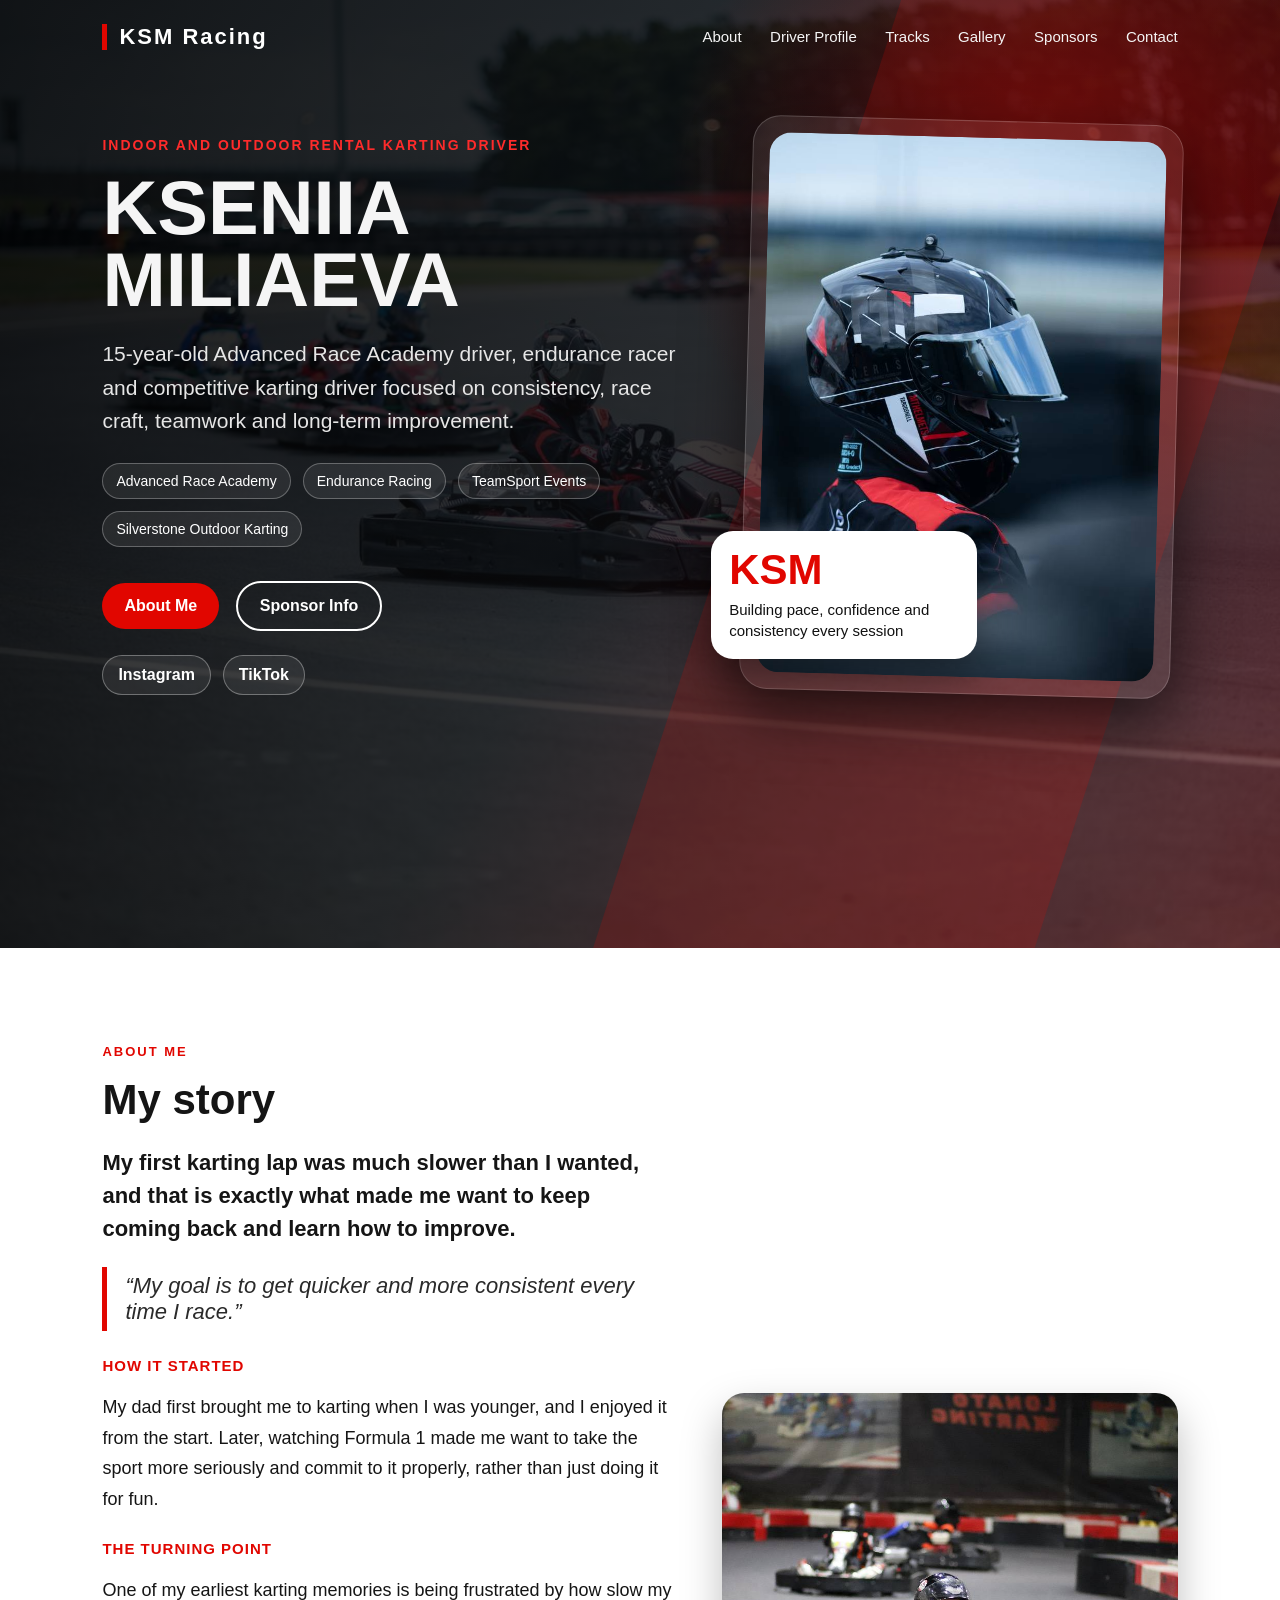
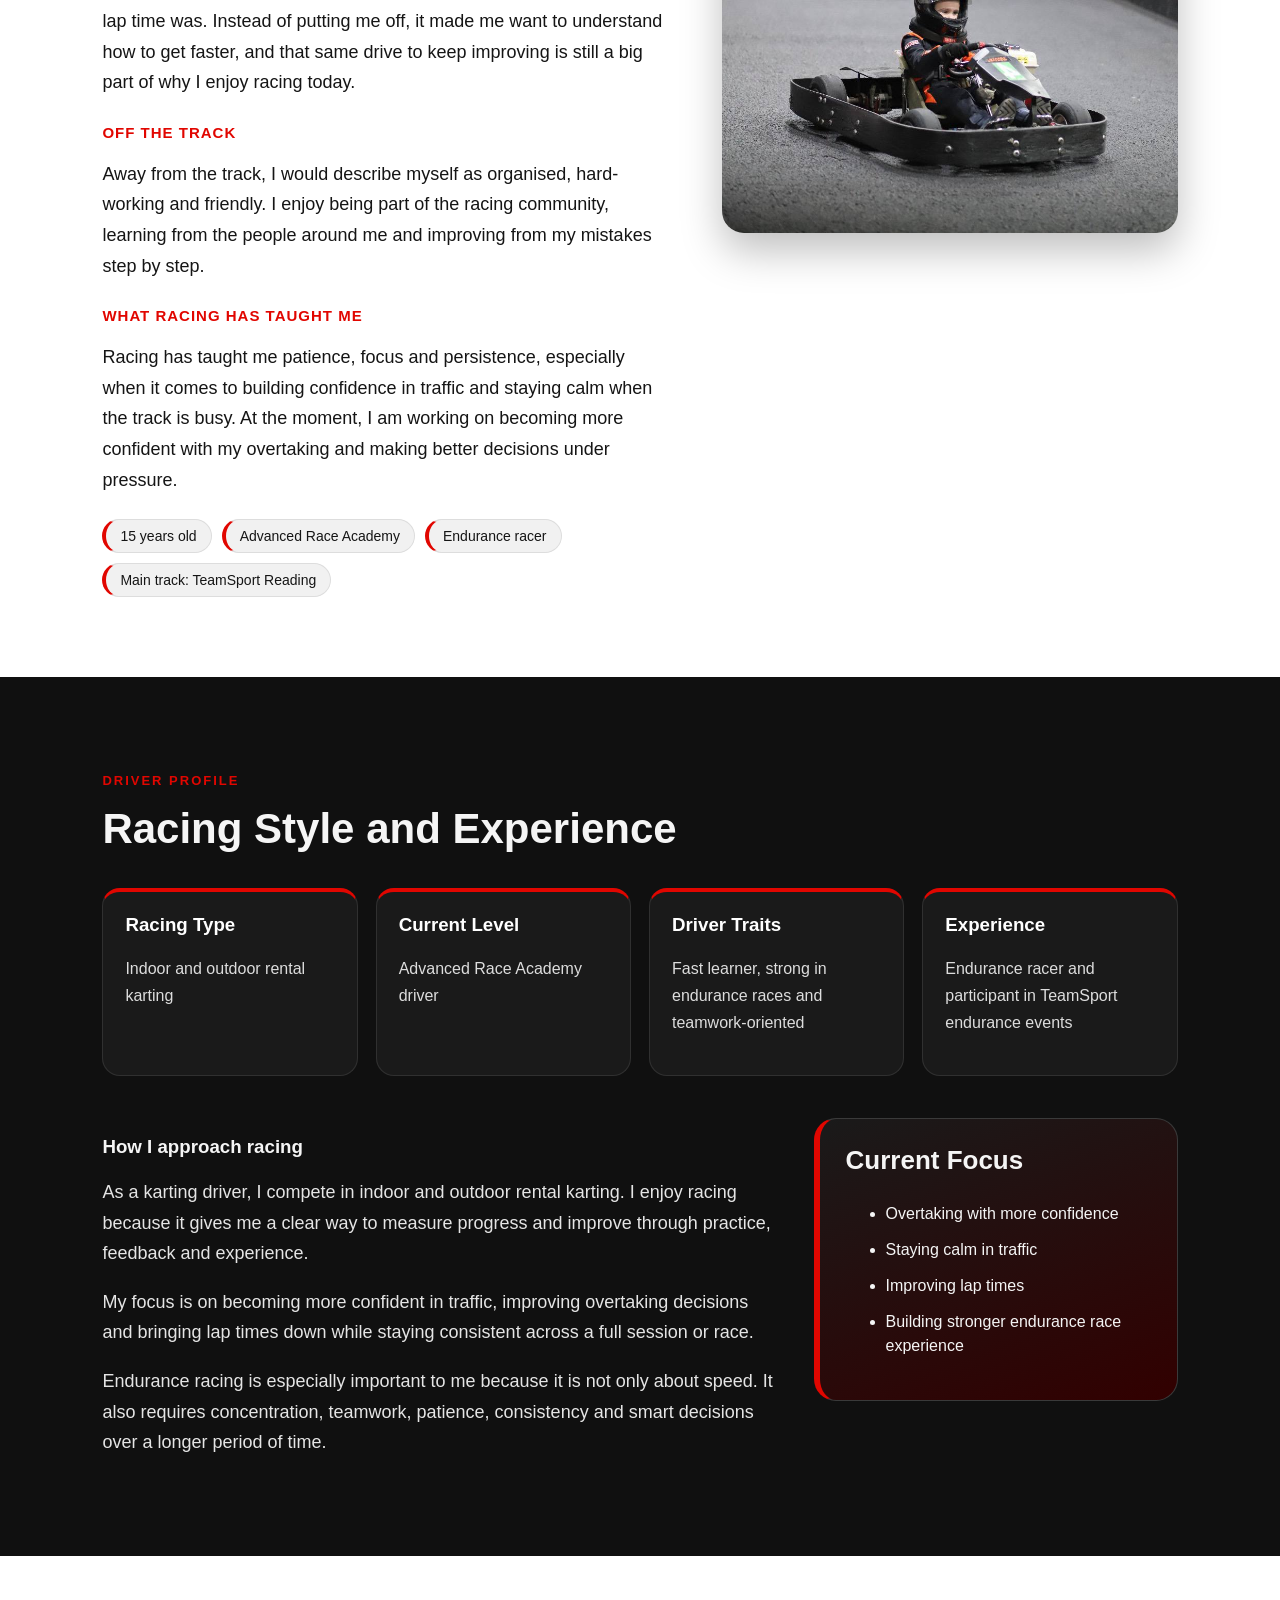
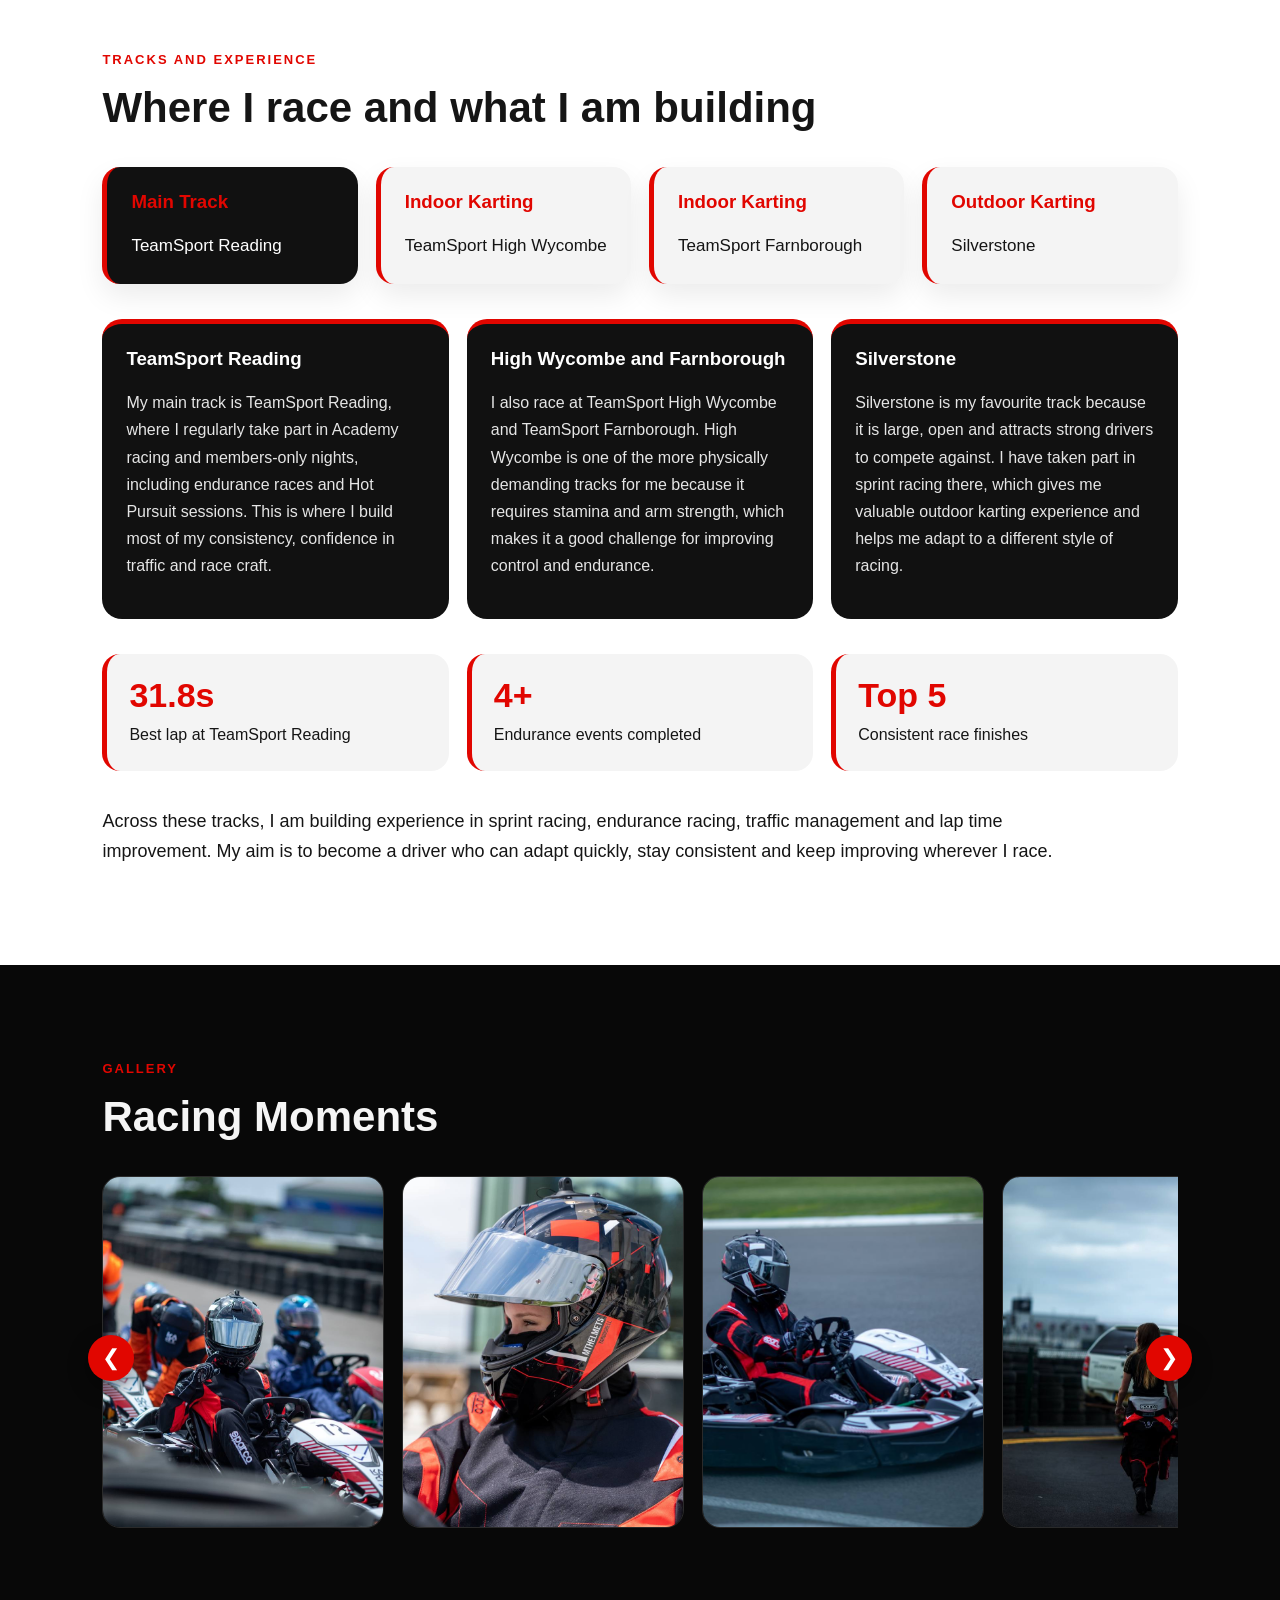
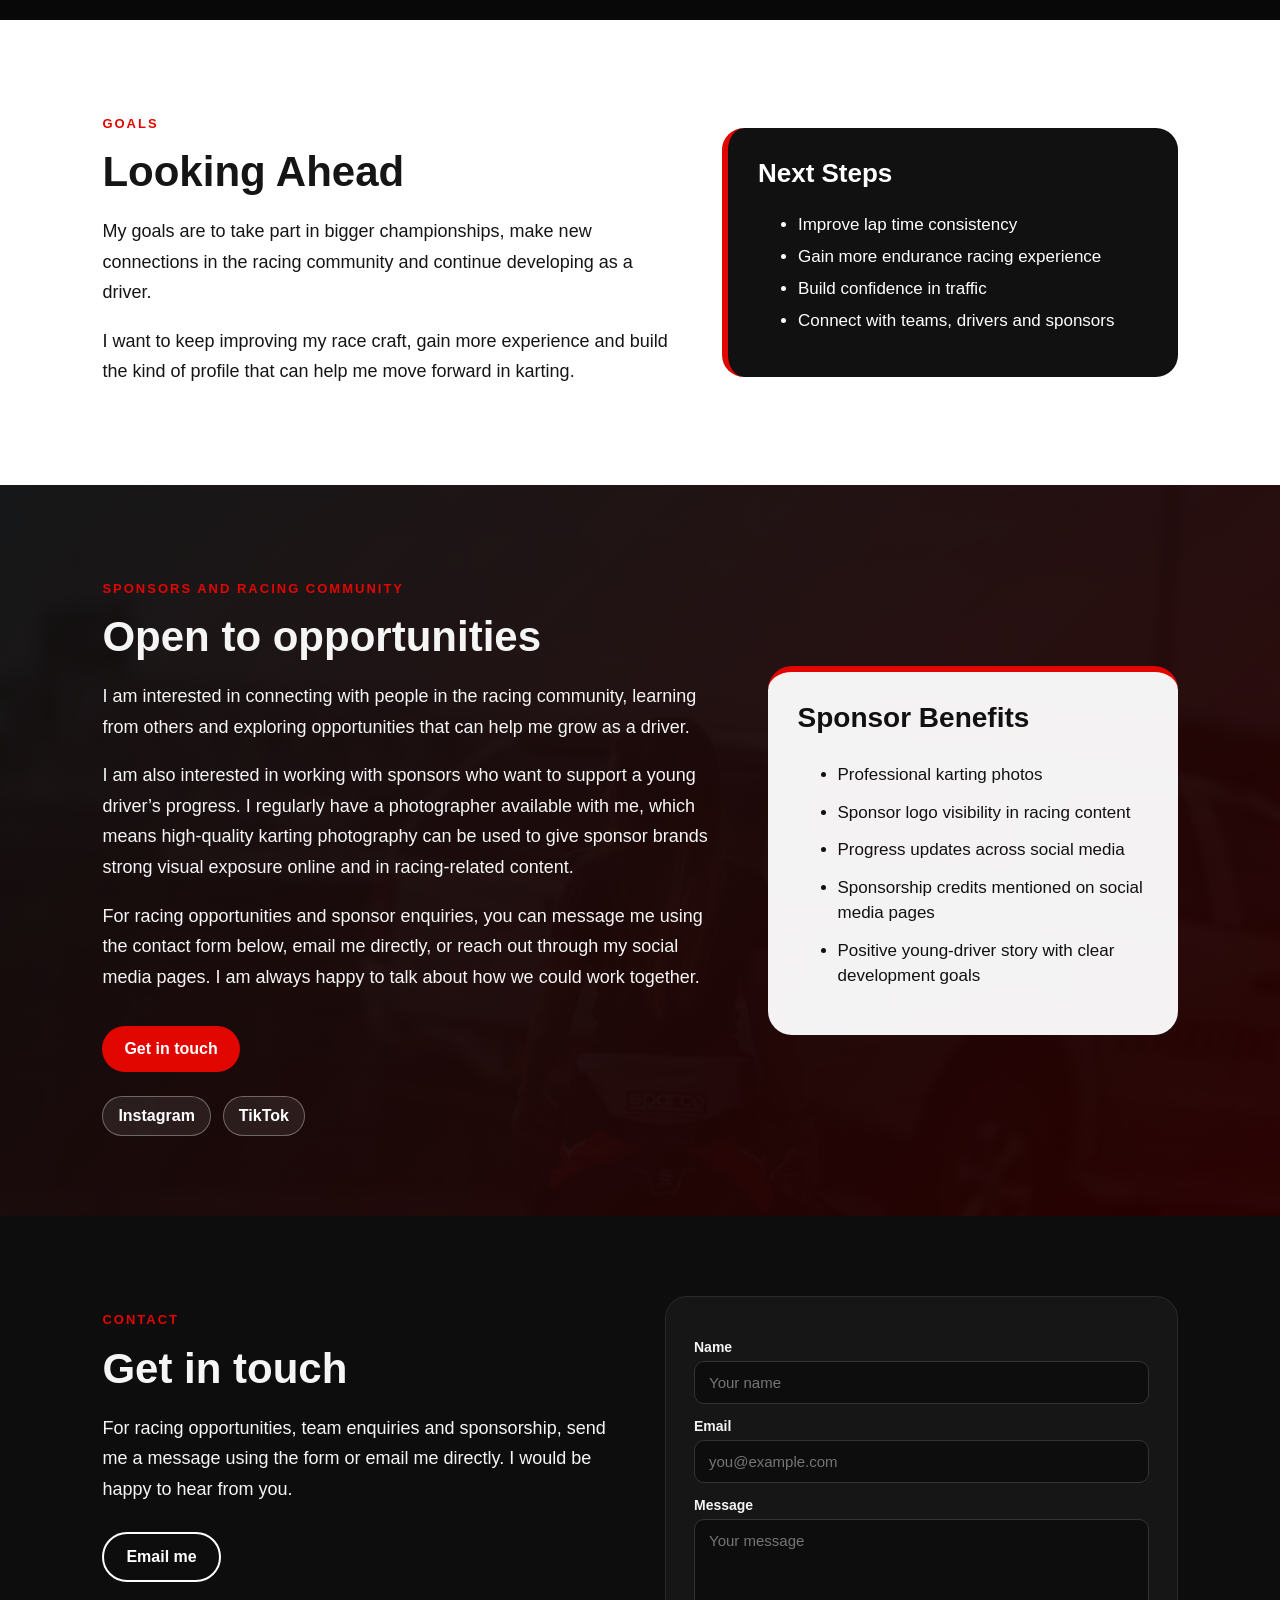
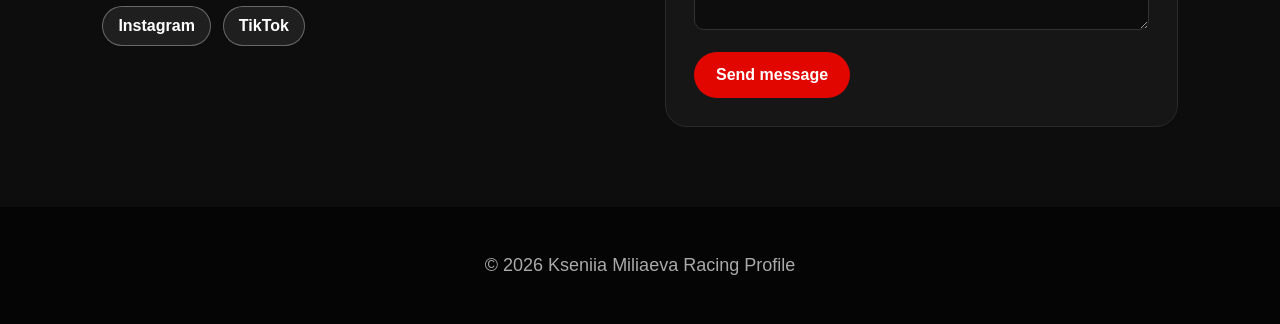
<file: Codes/personal-site.html>
<!DOCTYPE html>
<html lang="en">
<head>
  <meta charset="UTF-8">
  <title>Kseniia Miliaeva Racing Profile</title>
  <link rel="stylesheet" href="personal-style.css">
</head>
<body>

  <header class="hero">
    <nav class="navbar">
      <div class="logo">KSM Racing</div>

      <div class="nav-links">
        <a href="#about">About</a>
        <a href="#driver">Driver Profile</a>
        <a href="#tracks">Tracks</a>
        <a href="#gallery">Gallery</a>
        <a href="#sponsors">Sponsors</a>
        <a href="#contact">Contact</a>
      </div>
    </nav>

    <section class="hero-content">
      <div class="hero-text">
        <p class="tagline">Indoor and Outdoor Rental Karting Driver</p>

        <h1>Kseniia Miliaeva</h1>

        <p class="hero-description">
          15-year-old Advanced Race Academy driver, endurance racer and competitive karting driver
          focused on consistency, race craft, teamwork and long-term improvement.
        </p>

        <div class="hero-badges">
          <span>Advanced Race Academy</span>
          <span>Endurance Racing</span>
          <span>TeamSport Events</span>
          <span>Silverstone Outdoor Karting</span>
        </div>

        <div class="hero-buttons">
          <a href="#about" class="button primary-button">About Me</a>
          <a href="#sponsors" class="button secondary-button">Sponsor Info</a>
        </div>

        <div class="social-links hero-socials">
          <a href="https://www.instagram.com/ksm.racing23?igsh=eDhnaWV0NGVzeXE%3D&amp;utm_source=qr" target="_blank" rel="noopener noreferrer">Instagram</a>
          <a href="https://vt.tiktok.com/ZSCd4XSRf/" target="_blank" rel="noopener noreferrer">TikTok</a>
        </div>
      </div>

      <div class="hero-image-area">
        <div class="hero-image-card">
          <img class="photo-center" src="../Images/tyre-perspective.jpg" alt="Kseniia sitting in a kart from tyre perspective">
        </div>

        <div class="hero-stat-card">
          <p class="stat-number">KSM</p>
          <p class="stat-text">Building pace, confidence and consistency every session</p>
        </div>
      </div>
    </section>
  </header>

  <main>

    <section id="about" class="section two-column">
      <div>
        <p class="section-label">About Me</p>
        <h2>My story</h2>

        <p class="story-lead">
          My first karting lap was much slower than I wanted, and that is exactly what
          made me want to keep coming back and learn how to improve.
        </p>

        <blockquote class="story-quote">“My goal is to get quicker and more consistent every time I race.”</blockquote>

        <h3 class="story-subhead">How it started</h3>
        <p>
          My dad first brought me to karting when I was younger, and I enjoyed it from
          the start. Later, watching Formula 1 made me want to take the sport more
          seriously and commit to it properly, rather than just doing it for fun.
        </p>

        <h3 class="story-subhead">The turning point</h3>
        <p>
          One of my earliest karting memories is being frustrated by how slow my lap
          time was. Instead of putting me off, it made me want to understand how to get
          faster, and that same drive to keep improving is still a big part of why I
          enjoy racing today.
        </p>

        <h3 class="story-subhead">Off the track</h3>
        <p>
          Away from the track, I would describe myself as organised, hard-working and
          friendly. I enjoy being part of the racing community, learning from the people
          around me and improving from my mistakes step by step.
        </p>

        <h3 class="story-subhead">What racing has taught me</h3>
        <p>
          Racing has taught me patience, focus and persistence, especially when it comes
          to building confidence in traffic and staying calm when the track is busy. At
          the moment, I am working on becoming more confident with my overtaking and
          making better decisions under pressure.
        </p>

        <div class="story-chips">
          <span>15 years old</span>
          <span>Advanced Race Academy</span>
          <span>Endurance racer</span>
          <span>Main track: TeamSport Reading</span>
        </div>
      </div>

      <div class="image-frame">
        <img class="photo-center" src="../Images/child-kart.jpg" alt="Kseniia in a go kart as a child">
      </div>
    </section>

    <section id="driver" class="section dark-section">
      <p class="section-label">Driver Profile</p>
      <h2>Racing Style and Experience</h2>

      <div class="profile-grid">
        <div class="profile-card">
          <h3>Racing Type</h3>
          <p>Indoor and outdoor rental karting</p>
        </div>

        <div class="profile-card">
          <h3>Current Level</h3>
          <p>Advanced Race Academy driver</p>
        </div>

        <div class="profile-card">
          <h3>Driver Traits</h3>
          <p>Fast learner, strong in endurance races and teamwork-oriented</p>
        </div>

        <div class="profile-card">
          <h3>Experience</h3>
          <p>Endurance racer and participant in TeamSport endurance events</p>
        </div>
      </div>

      <div class="driver-feature">
        <div>
          <h3>How I approach racing</h3>

          <p>
            As a karting driver, I compete in indoor and outdoor rental karting. I enjoy
            racing because it gives me a clear way to measure progress and improve through
            practice, feedback and experience.
          </p>

          <p>
            My focus is on becoming more confident in traffic, improving overtaking decisions
            and bringing lap times down while staying consistent across a full session or race.
          </p>

          <p>
            Endurance racing is especially important to me because it is not only about speed.
            It also requires concentration, teamwork, patience, consistency and smart decisions
            over a longer period of time.
          </p>
        </div>

        <div class="driver-highlight-box">
          <h3>Current Focus</h3>
          <ul>
            <li>Overtaking with more confidence</li>
            <li>Staying calm in traffic</li>
            <li>Improving lap times</li>
            <li>Building stronger endurance race experience</li>
          </ul>
        </div>
      </div>
    </section>

    <section id="tracks" class="section track-section">
      <p class="section-label">Tracks and Experience</p>
      <h2>Where I race and what I am building</h2>

      <div class="track-grid">
        <div class="track-card main-track">
          <h3>Main Track</h3>
          <p>TeamSport Reading</p>
        </div>

        <div class="track-card">
          <h3>Indoor Karting</h3>
          <p>TeamSport High Wycombe</p>
        </div>

        <div class="track-card">
          <h3>Indoor Karting</h3>
          <p>TeamSport Farnborough</p>
        </div>

        <div class="track-card">
          <h3>Outdoor Karting</h3>
          <p>Silverstone</p>
        </div>
      </div>

      <div class="track-story-grid">
        <div class="track-story">
          <h3>TeamSport Reading</h3>
          <p>
            My main track is TeamSport Reading, where I regularly take part in Academy racing
            and members-only nights, including endurance races and Hot Pursuit sessions.
            This is where I build most of my consistency, confidence in traffic and race craft.
          </p>
        </div>

        <div class="track-story">
          <h3>High Wycombe and Farnborough</h3>
          <p>
            I also race at TeamSport High Wycombe and TeamSport Farnborough. High Wycombe is
            one of the more physically demanding tracks for me because it requires stamina and
            arm strength, which makes it a good challenge for improving control and endurance.
          </p>
        </div>

        <div class="track-story">
          <h3>Silverstone</h3>
          <p>
            Silverstone is my favourite track because it is large, open and attracts strong
            drivers to compete against. I have taken part in sprint racing there, which gives
            me valuable outdoor karting experience and helps me adapt to a different style of racing.
          </p>
        </div>
      </div>

      <div class="experience-strip">
        <div>
          <span class="experience-number">31.8s</span>
          <p>Best lap at TeamSport Reading</p>
        </div>

        <div>
          <span class="experience-number">4+</span>
          <p>Endurance events completed</p>
        </div>

        <div>
          <span class="experience-number">Top 5</span>
          <p>Consistent race finishes</p>
        </div>
      </div>

      <p class="track-text">
        Across these tracks, I am building experience in sprint racing, endurance racing,
        traffic management and lap time improvement. My aim is to become a driver who can
        adapt quickly, stay consistent and keep improving wherever I race.
      </p>
    </section>

    <section id="gallery" class="section">
      <p class="section-label">Gallery</p>
      <h2>Racing Moments</h2>

      <div class="gallery-scroller">
        <button class="gallery-arrow gallery-arrow-left" type="button" aria-label="Scroll left" onclick="scrollGallery(-1)">&#10094;</button>

        <div class="gallery-grid" id="galleryTrack">
          <div class="gallery-item">
            <img class="photo-top" src="../Images/number-one.jpg" alt="Kseniia showing number one with visor down">
          </div>

          <div class="gallery-item">
            <img class="photo-center" src="../Images/helmet-profile.jpg" alt="Side profile in a helmet with open visor">
          </div>

          <div class="gallery-item">
            <img class="photo-center" src="../Images/on-track2.jpg" alt="Kseniia racing on track">
          </div>

          <div class="gallery-item">
            <img class="photo-center" src="../Images/walking-away.jpg" alt="Kseniia walking away in racing suit with dark clouds overhead">
          </div>
        </div>

        <button class="gallery-arrow gallery-arrow-right" type="button" aria-label="Scroll right" onclick="scrollGallery(1)">&#10095;</button>
      </div>
    </section>

    <section id="goals" class="section goals-section">
      <div>
        <p class="section-label">Goals</p>
        <h2>Looking Ahead</h2>

        <p>
          My goals are to take part in bigger championships, make new connections in the
          racing community and continue developing as a driver.
        </p>

        <p>
          I want to keep improving my race craft, gain more experience and build the kind
          of profile that can help me move forward in karting.
        </p>
      </div>

      <div class="goals-box">
        <h3>Next Steps</h3>
        <ul>
          <li>Improve lap time consistency</li>
          <li>Gain more endurance racing experience</li>
          <li>Build confidence in traffic</li>
          <li>Connect with teams, drivers and sponsors</li>
        </ul>
      </div>
    </section>

    <section id="sponsors" class="section sponsor-section">
      <div class="sponsor-content">
        <p class="section-label">Sponsors and Racing Community</p>
        <h2>Open to opportunities</h2>

        <p>
          I am interested in connecting with people in the racing community, learning from
          others and exploring opportunities that can help me grow as a driver.
        </p>

        <p>
          I am also interested in working with sponsors who want to support a young driver’s
          progress. I regularly have a photographer available with me, which means high-quality
          karting photography can be used to give sponsor brands strong visual exposure online
          and in racing-related content.
        </p>

        <p>
          For racing opportunities and sponsor enquiries, you can message me using the
          contact form below, email me directly, or reach out through my social media
          pages. I am always happy to talk about how we could work together.
        </p>

        <div class="hero-buttons">
          <a href="#contact" class="button primary-button">Get in touch</a>
        </div>

        <div class="social-links sponsor-socials">
          <a href="https://www.instagram.com/ksm.racing23?igsh=eDhnaWV0NGVzeXE%3D&amp;utm_source=qr" target="_blank" rel="noopener noreferrer">Instagram</a>
          <a href="https://vt.tiktok.com/ZSCd4XSRf/" target="_blank" rel="noopener noreferrer">TikTok</a>
        </div>
      </div>

      <div class="sponsor-card">
        <h3>Sponsor Benefits</h3>
        <ul>
          <li>Professional karting photos</li>
          <li>Sponsor logo visibility in racing content</li>
          <li>Progress updates across social media</li>
          <li>Sponsorship credits mentioned on social media pages</li>
          <li>Positive young-driver story with clear development goals</li>
        </ul>
      </div>
    </section>

    <section id="contact" class="section contact-section">
      <div class="contact-text">
        <p class="section-label">Contact</p>
        <h2>Get in touch</h2>

        <p>
          For racing opportunities, team enquiries and sponsorship, send me a message
          using the form or email me directly. I would be happy to hear from you.
        </p>

        <a href="mailto:miliaevak@outlook.com" class="button secondary-button">Email me</a>

        <div class="social-links sponsor-socials">
          <a href="https://www.instagram.com/ksm.racing23?igsh=eDhnaWV0NGVzeXE%3D&amp;utm_source=qr" target="_blank" rel="noopener noreferrer">Instagram</a>
          <a href="https://vt.tiktok.com/ZSCd4XSRf/" target="_blank" rel="noopener noreferrer">TikTok</a>
        </div>
      </div>

      <form id="contactForm" class="contact-form" action="https://formsubmit.co/miliaevak@outlook.com" method="POST">
        <input type="hidden" name="_subject" value="New message from KSM Racing website">
        <input type="hidden" name="_captcha" value="false">
        <input type="hidden" name="_template" value="table">
        <input type="text" name="_honey" style="display:none">

        <label for="name">Name</label>
        <input id="name" type="text" name="name" placeholder="Your name" required>

        <label for="email">Email</label>
        <input id="email" type="email" name="email" placeholder="you@example.com" required>

        <label for="message">Message</label>
        <textarea id="message" name="message" rows="5" placeholder="Your message" required></textarea>

        <button type="submit" class="button primary-button">Send message</button>
      </form>

      <div id="contactThanks" class="contact-thanks" style="display:none">
        <h3>Thank you!</h3>
        <p>Your message has been sent. I will get back to you as soon as I can.</p>
      </div>
    </section>

  </main>

  <footer>
    <p>© 2026 Kseniia Miliaeva Racing Profile</p>
  </footer>

  <script>
    function scrollGallery(direction) {
      var track = document.getElementById("galleryTrack");
      track.scrollBy({ left: direction * 320, behavior: "smooth" });
    }

    var contactForm = document.getElementById("contactForm");
    if (contactForm) {
      contactForm.addEventListener("submit", function (event) {
        event.preventDefault();
        var formData = new FormData(contactForm);
        fetch("https://formsubmit.co/ajax/miliaevak@outlook.com", {
          method: "POST",
          headers: { "Accept": "application/json" },
          body: formData
        })
          .then(function (response) { return response.json(); })
          .then(function () {
            contactForm.style.display = "none";
            document.getElementById("contactThanks").style.display = "block";
          })
          .catch(function () {
            alert("Sorry, something went wrong. Please email me directly at miliaevak@outlook.com");
          });
      });
    }
  </script>

</body>
</html>
</file>
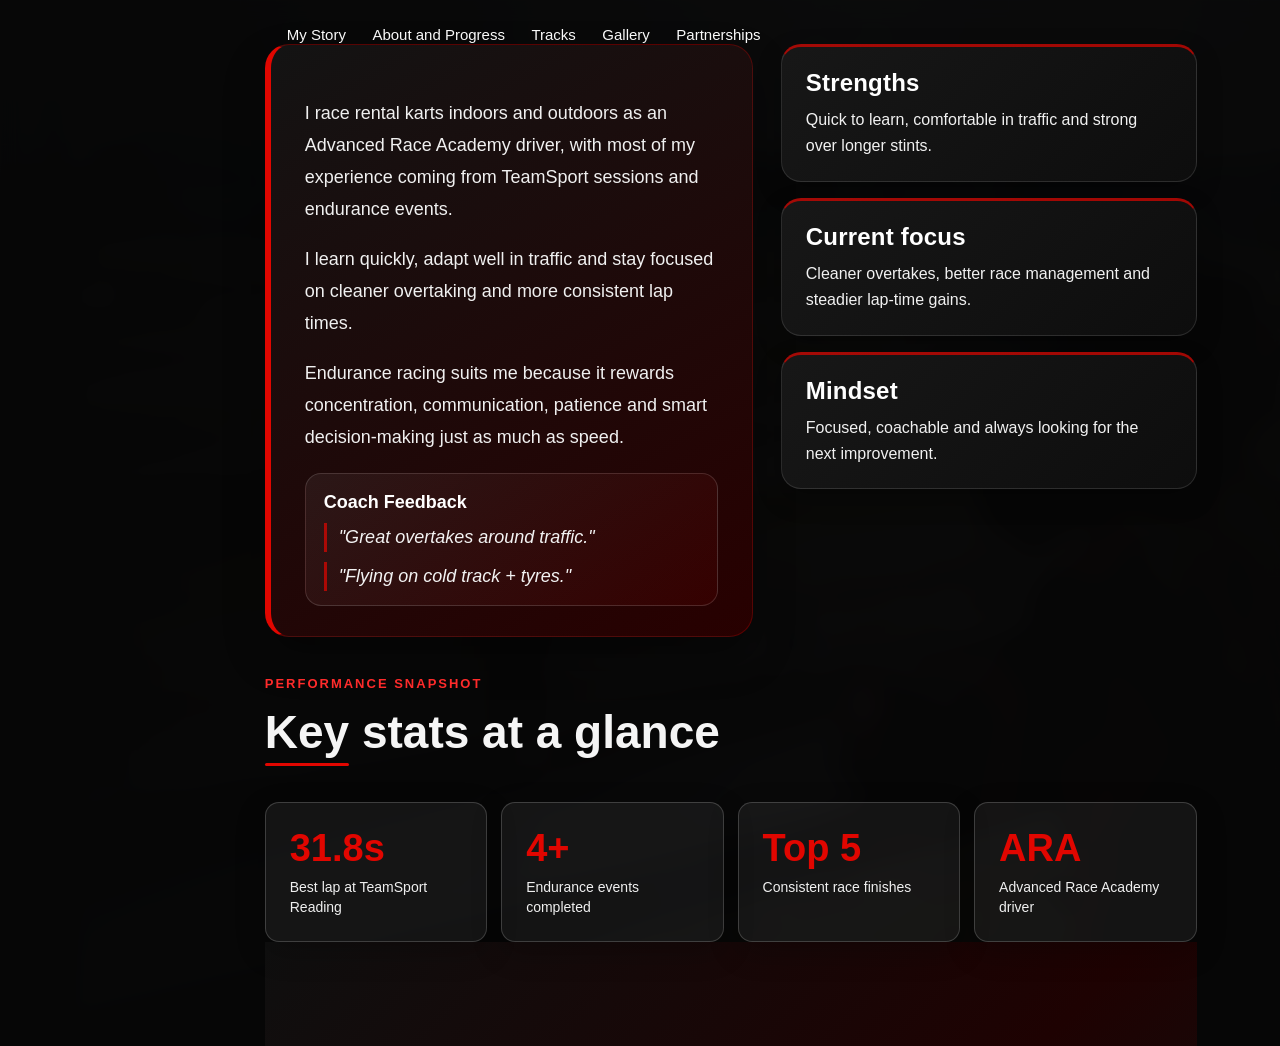
<file: Codes/code 2/personal-site-option2.html>
<!DOCTYPE html>
<html lang="en">
<head>
  <meta charset="UTF-8">
  <meta name="viewport" content="width=device-width, initial-scale=1.0">
  <meta name="description" content="Kseniia Miliaeva (KSM Racing) - 15-year-old karting driver focused on race craft, endurance performance, and long-term progression.">
  <meta property="og:title" content="Kseniia Miliaeva | KSM Racing">
  <meta property="og:description" content="Advanced Race Academy driver and endurance racer. Explore story, stats, gallery, and sponsorship opportunities.">
  <meta property="og:type" content="website">
  <meta property="og:image" content="Images - Copy/racing3.jpg">
  <meta name="twitter:card" content="summary_large_image">
  <meta name="twitter:title" content="Kseniia Miliaeva | KSM Racing">
  <meta name="twitter:description" content="Advanced Race Academy driver and endurance racer.">
  <meta name="twitter:image" content="Images - Copy/racing3.jpg">
  <link rel="icon" href="image.png" type="image/png">
  <link rel="apple-touch-icon" href="image.png">
  <title>Kseniia Miliaeva | KSM Racing</title>
  <link rel="stylesheet" href="personal-style-option2.css">
</head>
<body id="top">

  <header class="hero">
    <nav class="navbar">
      <a class="logo" href="/" aria-label="Back to top">
        <img src="Images - Copy/logo.png" alt="KSM Racing logo">
      </a>

      <div class="nav-links">
        <a href="#story">My Story</a>
        <a href="#driver">About and Progress</a>
        <a href="#tracks">Tracks</a>
        <a href="#gallery">Gallery</a>
        <a href="#sponsors">Partnerships</a>
      <div class="driver-layout">
        <div class="driver-main">
          <p>
            I race rental karts indoors and outdoors as an Advanced Race Academy driver,
            with most of my experience coming from TeamSport sessions and endurance events.
          </p>

          <p>
            I learn quickly, adapt well in traffic and stay focused on cleaner overtaking
            and more consistent lap times.
          </p>

          <p>
            Endurance racing suits me because it rewards concentration, communication,
            patience and smart decision-making just as much as speed.
          </p>

          <div class="coach-feedback">
            <h3>Coach Feedback</h3>
            <p>"Great overtakes around traffic."</p>
            <p>"Flying on cold track + tyres."</p>
          </div>
        </div>

        <div class="driver-cards">
          <div class="driver-card">
            <h3>Strengths</h3>
            <p>Quick to learn, comfortable in traffic and strong over longer stints.</p>
          </div>

          <div class="driver-card">
            <h3>Current focus</h3>
            <p>Cleaner overtakes, better race management and steadier lap-time gains.</p>
          </div>

          <div class="driver-card">
            <h3>Mindset</h3>
            <p>Focused, coachable and always looking for the next improvement.</p>
          </div>
        </div>
      </div>

      <div class="driver-stats">
        <div class="section-heading">
          <p class="section-label">Performance Snapshot</p>
          <h2>Key stats at a glance</h2>
        </div>

        <div class="stats-grid">
          <div class="stat-card">
            <span>31.8s</span>
            <p>Best lap at TeamSport Reading</p>
          </div>

          <div class="stat-card">
            <span>4+</span>
            <p>Endurance events completed</p>
          </div>

          <div class="stat-card">
            <span>Top 5</span>
            <p>Consistent race finishes</p>
          </div>

          <div class="stat-card">
            <span>ARA</span>
            <p>Advanced Race Academy driver</p>
          </div>
        </div>
      </div>

    </section>

    <section id="events" class="events-section">
      <div class="section-heading">
        <p class="section-label">Calendar</p>
        <h2>Where I race next</h2>
      </div>

      <div class="events-grid">
        <article class="event-card" data-event-date="2026-06-28">
          <p class="event-meta">28 June 2026 | TeamSport Reading</p>
          <h3>Race Academy Session</h3>
          <p>Morning session.</p>
        </article>
      </div>

      <p class="events-note">Note: Race activity is paused from late July until late August due to a busy period.</p>
    </section>

    <section id="tracks" class="tracks-section">
      <div class="section-heading">
        <p class="section-label">Tracks and Experience</p>
        <h2>What each track taught me</h2>
      </div>

      <div class="track-feature">
        <div class="track-text">
          <h3>TeamSport Reading</h3>
          <p>
            My main track is TeamSport Reading, where I regularly take part in Academy racing
            and members-only nights, including endurance races and Hot Pursuit sessions.
            This is where I build most of my pace, traffic awareness and race craft.
          </p>
        </div>

        <div class="track-highlight">
          <span>31.8s</span>
          <p>Best lap at TeamSport Reading, with improvement work continuing week by week.</p>
        </div>
      </div>

      <div class="track-grid">
        <div class="track-card">
          <h3>TeamSport High Wycombe</h3>
          <p>
            A physically demanding track that requires stamina and arm strength. It helps me
            improve control, endurance and focus under pressure.
          </p>
        </div>

        <div class="track-card">
          <h3>TeamSport Farnborough</h3>
          <p>
            This track helps me adapt quickly to new layouts, braking references,
            traffic patterns and changing grip.
          </p>
        </div>

        <div class="track-card">
          <h3>Silverstone</h3>
          <p>
            Silverstone is my favourite track because it is large, open and attracts strong
            drivers. I have taken part in sprint racing there, giving me valuable outdoor
            karting experience.
          </p>
        </div>
      </div>
    </section>

    <section id="gallery" class="gallery-section">
      <div class="section-heading">
        <p class="section-label">Gallery</p>
        <h2>Racing moments</h2>
      </div>

      <div class="gallery-shell">
        <button class="gallery-arrow gallery-arrow-left" type="button" aria-label="Previous racing photo">&#10094;</button>

        <div class="gallery-layout" id="gallery-track">
        <figure>
          <img src="Images - Copy/standing.jpg" alt="Kseniia standing in racing gear">
        </figure>

        <figure>
          <img src="Images - Copy/number-one.jpg" alt="Kseniia showing number one with visor down">
        </figure>

        <figure>
          <img src="Images - Copy/driving.jpg" alt="Kseniia driving a kart">
        </figure>

        <figure>
          <img src="Images - Copy/helmet-profile.jpg" alt="Kseniia wearing a racing helmet">
        </figure>

        <figure>
          <img src="Images - Copy/focused-kart.jpg" alt="Kseniia focused in a kart before racing">
        </figure>

        <figure>
          <img src="Images - Copy/racing3.jpg" alt="Kseniia racing on track">
        </figure>

        <figure>
          <img src="Images - Copy/on-track2.jpg" alt="Kseniia racing on track in another moment">
        </figure>

        <figure>
          <img src="Images - Copy/tyre-perspective.jpg" alt="Kseniia sitting in a kart from tyre perspective">
        </figure>

        </div>

        <button class="gallery-arrow gallery-arrow-right" type="button" aria-label="Next racing photo">&#10095;</button>
      </div>
    </section>

    <section id="sponsors" class="sponsor-section">
      <div class="sponsor-text">
        <p class="section-label">Sponsors and Community</p>
        <h2>Partner with KSM Racing</h2>

        <p>
          Support a young Reading-based karting driver at the start of her journey.
          Selected racewear and media visibility where possible.
        </p>

        <div class="sponsor-actions">
          <a href="/sponsorship.html" class="btn btn-red">Sponsor options</a>
          <a href="/team-info.html" class="btn btn-outline">Team opportunities</a>
        </div>
      </div>

      <div class="sponsor-benefits">
    const nextArrow = document.querySelector(".gallery-arrow-right");
    let galleryArrowsIdle = false;
    let galleryArrowHideTimer = null;

    function scheduleGalleryArrowHide() {
      if (galleryArrowHideTimer) {
        clearTimeout(galleryArrowHideTimer);
      }

      galleryArrowHideTimer = setTimeout(() => {
        galleryArrowsIdle = true;
        updateGalleryArrows();
      }, 1000);
    }

    function wakeGalleryArrows() {
      galleryArrowsIdle = false;
      updateGalleryArrows();
      scheduleGalleryArrowHide();
    }

    function updateGalleryArrows() {
      if (!galleryTrack) {
        return;
      }

      const maxScrollLeft = Math.max(0, galleryTrack.scrollWidth - galleryTrack.clientWidth);
      const noOverflow = maxScrollLeft <= 2;
      const nearStart = galleryTrack.scrollLeft <= 2;
      const nearEnd = galleryTrack.scrollLeft >= maxScrollLeft - 2;
      const hideForIdle = galleryArrowsIdle;

      if (prevArrow) {
        const hidePrev = hideForIdle || noOverflow || nearStart;
        prevArrow.hidden = hidePrev;
        prevArrow.disabled = hidePrev;
      }

      if (nextArrow) {
        const hideNext = hideForIdle || noOverflow || nearEnd;
        nextArrow.hidden = hideNext;
        nextArrow.disabled = hideNext;
      }
    }

    function scrollGallery(direction) {
      if (!galleryTrack) {
        return;
      }

      const card = galleryTrack.querySelector("figure");
      const cardWidth = card ? card.offsetWidth : 320;
      const gap = 18;
      galleryTrack.scrollBy({
        left: direction * (cardWidth + gap),
        behavior: "smooth"
      });
    }

    if (prevArrow) {
      prevArrow.addEventListener("click", () => {
        wakeGalleryArrows();
        scrollGallery(-1);
      });
    }

    if (nextArrow) {
      nextArrow.addEventListener("click", () => {
        wakeGalleryArrows();
        scrollGallery(1);
      });
    }

    if (galleryTrack) {
      galleryTrack.addEventListener("scroll", wakeGalleryArrows, { passive: true });
      window.addEventListener("resize", updateGalleryArrows);
      window.addEventListener("load", updateGalleryArrows);
      requestAnimationFrame(updateGalleryArrows);
    }

    if (galleryShell) {
      galleryShell.addEventListener("mousemove", wakeGalleryArrows);
      galleryShell.addEventListener("touchstart", wakeGalleryArrows, { passive: true });
      galleryShell.addEventListener("focusin", wakeGalleryArrows);
      galleryShell.addEventListener("mouseleave", scheduleGalleryArrowHide);
      scheduleGalleryArrowHide();
    }

    // Path-based SPA routing
    const navLinks = document.querySelectorAll('.nav-links a');
    const sections = document.querySelectorAll('section[id]');

    const pathToSection = {
      '/about':     'story',
      '/results':   'stats',
      '/calendar':  'events',
      '/gallery':   'gallery',
      '/sponsors':  'sponsors',
      '/contact':   'contact',
    };

    const sectionToPath = {
      'story':   '/about',
      'driver':  '/about',
      'stats':   '/results',
      'events':  '/calendar',
      'tracks':  '/calendar',
      'gallery': '/gallery',
      'sponsors': '/sponsors',
      'contact': '/contact',
    };

    function updateActiveNavLink(path) {
      navLinks.forEach(link => {
        link.classList.toggle('active', link.getAttribute('href') === path);
      });
    }

    // On load: scroll to section matching current path
    const initPath = window.location.pathname.replace(/\/$/, '') || '/';
    const initSectionId = pathToSection[initPath];
    const navEntry = performance.getEntriesByType('navigation')[0];
    const isReload = navEntry && navEntry.type === 'reload';

    if (initSectionId && !isReload && !window.location.hash && window.scrollY < 20) {
      const initEl = document.getElementById(initSectionId);
      if (initEl) { setTimeout(() => initEl.scrollIntoView({ behavior: 'smooth' }), 120); }
    }
    updateActiveNavLink(initPath);

    // Intercept internal path link clicks for smooth in-page navigation
    let activePath = initPath;
    document.querySelectorAll('a[href^="/"]').forEach(link => {
      const href = link.getAttribute('href');
      if (href === '/' || pathToSection[href] !== undefined) {
        link.addEventListener('click', e => {
          e.preventDefault();
          activePath = href;
          history.pushState({}, '', href);
          const sid = pathToSection[href];
          if (sid) {
            document.getElementById(sid)?.scrollIntoView({ behavior: 'smooth' });
          } else {
            window.scrollTo({ top: 0, behavior: 'smooth' });
          }
          updateActiveNavLink(href);
        });
      }
    });

    function getCurrentSectionId() {
      if (!sections.length) {
        return '';
      }

      const scrollY = window.scrollY;
      const viewportHeight = window.innerHeight;
      const docBottom = scrollY + viewportHeight;
      const pageBottom = document.documentElement.scrollHeight - 2;

      // Keep the final section active when the user is near the page bottom.
      if (docBottom >= pageBottom) {
        return sections[sections.length - 1].getAttribute('id') || '';
      }

      const probeY = scrollY + viewportHeight * 0.35;
      let currentSection = '';
      sections.forEach(section => {
        if (probeY >= section.offsetTop) {
          currentSection = section.getAttribute('id');
        }
      });

      return currentSection;
    }

    function syncPathWithScroll() {
      const currentSection = getCurrentSectionId();
      const newPath = sectionToPath[currentSection] || '/';

      if (newPath !== activePath) {
        activePath = newPath;
        updateActiveNavLink(newPath);
      }
    }

    // On scroll: update URL and active nav link
    window.addEventListener('scroll', syncPathWithScroll, { passive: true });
    window.addEventListener('resize', syncPathWithScroll);
    setTimeout(syncPathWithScroll, 220);

    // Hide past events automatically based on data-event-date (YYYY-MM-DD)
    const eventsSection = document.getElementById("events");
    const eventCards = Array.from(document.querySelectorAll(".event-card[data-event-date]"));

    if (eventsSection && eventCards.length) {
      const today = new Date();
      today.setHours(0, 0, 0, 0);
      let visibleEvents = 0;

      eventCards.forEach((card) => {
        const dateValue = card.getAttribute("data-event-date");
        const eventDate = dateValue ? new Date(dateValue + "T23:59:59") : null;

        if (!eventDate || Number.isNaN(eventDate.getTime()) || eventDate < today) {
          card.remove();
          return;
        }

        visibleEvents += 1;
      });

      if (visibleEvents === 0) {
        const eventsNote = eventsSection.querySelector(".events-note");
        if (eventsNote) {
          eventsNote.textContent = "No upcoming events right now. New dates will be added soon.";
        }
      }
    }

    // Contact form submission (FormSubmit on web, mailto fallback for local files)
    const nextInput = document.getElementById("form-next");
    const successNotice = document.getElementById("contact-success");
    const localWarning = document.getElementById("contact-local-warning");
    const contactForm = document.querySelector(".contact-form");
    const params = new URLSearchParams(window.location.search);

    if (contactForm) {
      if (window.location.protocol === "file:") {
        if (localWarning) {
          localWarning.hidden = false;
        }

        contactForm.addEventListener("submit", (event) => {
          event.preventDefault();

          const name = (document.getElementById("name")?.value || "").trim();
          const email = (document.getElementById("email")?.value || "").trim();
          const subject = (document.getElementById("subject")?.value || "").trim();
          const message = (document.getElementById("message")?.value || "").trim();

          if (!name || !email || !subject || !message) {
            return;
          }

          const body = [
            `Name: ${name}`,
            `Email: ${email}`,
            "",
            "Message:",
            message
          ].join("\n");

          window.location.href = `mailto:miliaevak@outlook.com?subject=${encodeURIComponent(subject)}&body=${encodeURIComponent(body)}`;
        });
      }
    }

    if (nextInput) {
      const baseUrl = window.location.href.split("#")[0].split("?")[0];
      nextInput.value = baseUrl + "?sent=1#contact";
    }

    if (params.get("sent") === "1" && successNotice) {
      successNotice.hidden = false;

      if (contactForm) {
        contactForm.reset();
      }

      if (window.history.replaceState) {
        window.history.replaceState({}, document.title, "/#contact");
      }
    }

  </script>

</body>
</html>
</file>
<file: personal-style-option2.css>
:root {
  --bg-dark: #070707;
  --accent-red: #e10600;
  --accent-red-soft: #ff2b2b;
}

body {
  margin: 0;
  font-family: Arial, sans-serif;
  background-color: var(--bg-dark);
  color: #f5f5f5;
}

html {
  scroll-behavior: smooth;
}

img {
  max-width: 100%;
}

.hero {
  min-height: 100vh;
  padding: 26px 8%;
  padding-top: 120px;
  background-color: #070707;
  position: relative;
  overflow: hidden;
}

.hero::before {
  content: "";
  position: absolute;
  inset: -36px;
  background:
    linear-gradient(90deg, rgba(0, 0, 0, 0.84), rgba(0, 0, 0, 0.48), rgba(0, 0, 0, 0.78)),
    url("Images - Copy/watching.jpg");
  background-size: cover;
  background-position: calc(100% - 160px) 38%;
  transform: scaleX(-1.1);
  z-index: 0;
  pointer-events: none;
}

.hero::after {
  content: "";
  position: absolute;
  inset: 0;
  background:
    radial-gradient(150% 150% at -14% 50%, rgba(7, 7, 7, 0.82) 0%, rgba(7, 7, 7, 0.64) 24%, rgba(7, 7, 7, 0.42) 46%, rgba(7, 7, 7, 0.2) 62%, rgba(7, 7, 7, 0.06) 74%, rgba(7, 7, 7, 0) 88%),
    linear-gradient(108deg, rgba(7, 7, 7, 0.2) 0%, rgba(7, 7, 7, 0.1) 22%, rgba(7, 7, 7, 0) 52%),
    linear-gradient(rgba(255, 255, 255, 0.035) 1px, transparent 1px),
    linear-gradient(90deg, rgba(255, 255, 255, 0.035) 1px, transparent 1px);
  background-size: auto, auto, 48px 48px, 48px 48px;
  pointer-events: none;
}

.navbar,
.hero-inner {
  position: relative;
  z-index: 1;
}

.navbar {
  display: flex;
  justify-content: space-between;
  align-items: center;
  position: fixed;
  top: 0;
  left: 0;
  right: 0;
  width: 100%;
  padding: 26px 8%;
  background-color: rgba(7, 7, 7, 0.95);
  backdrop-filter: blur(10px);
  z-index: 100;
  box-shadow: 0 2px 10px rgba(0, 0, 0, 0.5);
  box-sizing: border-box;
}

.logo {
  display: flex;
  align-items: center;
  justify-content: center;
  min-height: 56px;
}

.logo,
.logo:hover,
.logo:focus {
  text-decoration: none;
}

.logo img {
  display: block;
  width: auto;
  height: 52px;
  max-width: 184px;
  object-fit: contain;
  filter: drop-shadow(0 1px 1px rgba(0, 0, 0, 0.45)) drop-shadow(0 0 2px rgba(255, 255, 255, 0.08));
}

.nav-links a {
  color: white;
  text-decoration: none;
  margin-left: 22px;
  font-size: 15px;
  transition: color 0.3s ease;
}

.nav-links a:hover,
.nav-links a.active {
  color: #ff2b2b;
}

.hero-inner {
  display: grid;
  grid-template-columns: minmax(0, 1fr);
  gap: 0;
  align-items: end;
  min-height: 82vh;
}

.eyebrow,
.section-label {
  color: #ff2b2b;
  text-transform: uppercase;
  letter-spacing: 2px;
  font-weight: bold;
  font-size: 13px;
}

h1 {
  font-size: 72px;
  line-height: 0.94;
  margin: 18px 0;
  text-transform: uppercase;
  max-width: 760px;
}

.hero-text {
  font-size: 19px;
  line-height: 1.55;
  color: #e8e8e8;
  max-width: 720px;
}

.hero-copy {
  max-width: 680px;
  padding: 30px 32px 28px;
  border-radius: 28px;
  background: linear-gradient(135deg, rgba(6, 6, 6, 0.72), rgba(20, 0, 0, 0.5));
  border: 1px solid rgba(255, 255, 255, 0.1);
  box-shadow: 0 22px 54px rgba(0, 0, 0, 0.34);
  backdrop-filter: blur(8px);
}

.hero-actions {
  margin-top: 30px;
}

.btn {
  display: inline-block;
  border-radius: 999px;
  padding: 14px 22px;
  margin-right: 12px;
  text-decoration: none;
  font-weight: bold;
  transition: transform 0.2s ease, background-color 0.2s ease, box-shadow 0.2s ease;
}

.btn:hover {
  transform: scale(1.08);
}

.btn-red {
  background-color: var(--accent-red);
  color: #ffffff;
  box-shadow: 0 8px 20px rgba(225, 6, 0, 0.3);
}

.btn-outline {
  color: #ffffff;
  border: 2px solid #ffffff;
}

.btn-red:hover {
  background-color: var(--accent-red-soft);
  box-shadow: 0 12px 28px rgba(225, 6, 0, 0.5);
}

.btn-outline:hover {
  background-color: #ffffff;
  color: #080808;
}

.social-links {
  display: flex;
  flex-wrap: wrap;
  gap: 12px;
  margin-top: 24px;
}

.social-links a {
  color: #ffffff;
  text-decoration: none;
  border: 1px solid rgba(255, 255, 255, 0.35);
  padding: 10px 15px;
  border-radius: 999px;
  background-color: rgba(255, 255, 255, 0.08);
  font-weight: bold;
}

.social-links a:hover {
  background-color: #e10600;
  border-color: #e10600;
}

.stats-band {
  padding: 70px 8%;
  background:
    linear-gradient(135deg, #0d0d0d, #220000);
  color: #ffffff;
  border-top: 4px solid #e10600;
}

.stats-intro {
  max-width: 820px;
  margin-bottom: 26px;
}

.stats-intro h2 {
  margin: 8px 0 0;
  font-size: 38px;
  line-height: 1.1;
}

.stats-grid {
  display: grid;
  grid-template-columns: repeat(4, 1fr);
  gap: 14px;
}

.stat-card {
  padding: 24px;
  border: 1px solid rgba(255, 255, 255, 0.18);
  background-color: rgba(255, 255, 255, 0.06);
  border-radius: 14px;
  box-shadow: 0 10px 30px rgba(0, 0, 0, 0.24);
  transition: transform 0.25s ease, border-color 0.25s ease;
}

.stat-card:hover {
  transform: translateY(-4px);
  border-color: rgba(225, 6, 0, 0.55);
}

.driver-stats {
  margin-top: 36px;
}

.driver-stats .stats-grid {
  margin-top: 4px;
}

.driver-stats .stat-card span {
  display: block;
  color: #e10600;
  font-size: 38px;
  font-weight: bold;
  min-height: 42px;
}

.driver-stats .stat-card p {
  margin: 8px 0 0;
  font-size: 14px;
  line-height: 1.4;
  color: #efefef;
}

.stats-band span {
  display: block;
  color: #e10600;
  font-size: 38px;
  font-weight: bold;
  min-height: 42px;
}

.stats-band p {
  margin: 8px 0 0;
  font-size: 14px;
  line-height: 1.4;
  color: #efefef;
}

.story-section,
.driver-section,
.tracks-section,
.events-section,
.gallery-section,
.sponsor-section,
.contact-section {
  padding: 90px 8%;
}

.events-section {
  background:
    linear-gradient(135deg, #0f0f0f, #1e0202 60%, #101010);
  color: #ffffff;
}

.events-grid {
  display: grid;
  grid-template-columns: repeat(3, 1fr);
  gap: 18px;
}

.event-card {
  border-radius: 20px;
  padding: 22px;
  background: rgba(255, 255, 255, 0.06);
  border: 1px solid rgba(255, 255, 255, 0.2);
  box-shadow: 0 12px 30px rgba(0, 0, 0, 0.22);
  transition: transform 0.25s ease, border-color 0.25s ease;
}

.event-card:hover {
  transform: translateY(-6px);
  border-color: rgba(225, 6, 0, 0.55);
}

.event-meta {
  margin: 0 0 8px;
  color: #ff7b7b;
  font-size: 13px;
  text-transform: uppercase;
  letter-spacing: 1px;
  font-weight: bold;
}

.event-card h3 {
  margin: 0 0 8px;
  font-size: 24px;
}

.event-card p {
  margin: 0;
  color: #efefef;
  line-height: 1.5;
}

.events-note {
  margin: 14px 2px 0;
  color: rgba(255, 255, 255, 0.72);
  font-size: 12px;
  line-height: 1.4;
}

.tracks-section {
  background-color: #ffffff;
  color: #151515;
}

.track-feature {
  display: grid;
  grid-template-columns: 1fr 0.42fr;
  gap: 24px;
  margin-bottom: 24px;
}

.track-text,
.track-highlight,
.track-card {
  border-radius: 24px;
}

.track-text {
  background-color: #111111;
  color: #ffffff;
  padding: 30px;
  border-left: 6px solid #e10600;
  transition: transform 0.25s ease, box-shadow 0.25s ease, border-color 0.25s ease;
}

.track-text h3 {
  margin-top: 0;
  font-size: 28px;
}

.track-text p {
  color: #e6e6e6;
}

.track-highlight {
  background-color: #e10600;
  color: #ffffff;
  padding: 30px;
  display: flex;
  flex-direction: column;
  justify-content: center;
  border: 1px solid rgba(255, 255, 255, 0.18);
  transition: transform 0.25s ease, box-shadow 0.25s ease, border-color 0.25s ease;
}

.track-text:hover,
.track-highlight:hover {
  transform: translateY(-6px);
  box-shadow: 0 18px 34px rgba(0, 0, 0, 0.2);
}

.track-text:hover {
  border-left-color: #ff2b2b;
}

.track-highlight:hover {
  border-color: rgba(255, 255, 255, 0.35);
}

.track-highlight span {
  font-size: 48px;
  font-weight: bold;
}

.track-highlight p {
  margin-bottom: 0;
}

.track-grid {
  display: grid;
  grid-template-columns: repeat(3, 1fr);
  gap: 18px;
}

.track-card {
  background-color: #f5f5f5;
  border: 1px solid #ececec;
  padding: 24px;
  box-shadow: 0 12px 30px rgba(0, 0, 0, 0.08);
  transition: transform 0.25s ease, box-shadow 0.25s ease, border-color 0.25s ease;
}

.track-card:hover {
  transform: translateY(-6px);
  border-color: rgba(225, 6, 0, 0.35);
  box-shadow: 0 18px 34px rgba(0, 0, 0, 0.14);
}

.track-card h3 {
  margin-top: 0;
}

.track-card p {
  font-size: 16px;
}

.story-section {
  display: grid;
  grid-template-columns: 0.82fr 1fr;
  gap: 55px;
  align-items: center;
  background:
    radial-gradient(circle at 10% 12%, rgba(225, 6, 0, 0.14), transparent 36%),
    linear-gradient(115deg, rgba(225, 6, 0, 0.06), transparent 46%),
    #ffffff;
  color: #151515;
  position: relative;
  overflow: hidden;
}

.story-image {
  position: relative;
  border-radius: 28px;
  overflow: hidden;
  box-shadow: 0 24px 60px rgba(0, 0, 0, 0.28);
}

.story-image img {
  width: 100%;
  height: 560px;
  object-fit: cover;
  object-position: center;
  display: block;
}

.story-text h2 {
  margin-bottom: 20px;
}

.story-quote {
  margin: 2px 0 20px;
  padding: 14px 18px;
  border-left: 5px solid #e10600;
  border-radius: 10px;
  background: linear-gradient(90deg, rgba(225, 6, 0, 0.14), rgba(225, 6, 0, 0.04));
  color: #1f1f1f;
  font-size: 20px;
  line-height: 1.35;
  font-weight: 700;
}

.story-text p {
  margin: 0 0 14px;
  max-width: 62ch;
  color: #2b2b2b;
}

.story-text .story-lead {
  font-size: 20px;
  line-height: 1.6;
  font-weight: 600;
  color: #1a1a1a;
  margin-bottom: 16px;
  padding-bottom: 14px;
  border-bottom: 1px solid rgba(0, 0, 0, 0.1);
}


.story-points {
  margin: 14px 0 0;
  padding-left: 22px;
}

.story-points li {
  margin-bottom: 10px;
  color: #252525;
  font-size: 17px;
  line-height: 1.5;
}

h2 {
  font-size: 46px;
  line-height: 1.05;
  margin: 12px 0 24px;
}

p {
  font-size: 18px;
  line-height: 1.7;
}

.driver-section {
  position: relative;
  background:
    radial-gradient(circle at 18% 16%, rgba(225, 6, 0, 0.2), transparent 42%),
    radial-gradient(circle at 85% 75%, rgba(255, 255, 255, 0.06), transparent 45%),
    linear-gradient(165deg, #0b0b0b 8%, #1a0000 82%);
  overflow: hidden;
}

.driver-section > * {
  position: relative;
  z-index: 1;
}

.section-heading {
  max-width: 850px;
  margin-bottom: 36px;
}

.section-heading h2 {
  position: relative;
  padding-bottom: 10px;
}

.section-heading h2::after {
  content: "";
  position: absolute;
  left: 0;
  bottom: 0;
  width: 84px;
  height: 3px;
  background-color: var(--accent-red);
  border-radius: 999px;
}

.story-text .section-label {
  color: #cc0000;
}

.driver-layout {
  display: grid;
  grid-template-columns: minmax(0, 1.08fr) minmax(0, 0.92fr);
  gap: 28px;
  align-items: stretch;
}

.stats-scroll-hint {
  display: inline-flex;
  align-items: center;
  justify-content: center;
  margin: 34px auto 0;
  text-decoration: none;
  color: #ffd0d0;
  font-weight: 600;
  font-size: 13px;
  letter-spacing: 0.4px;
  border: 1px solid rgba(225, 6, 0, 0.55);
  border-radius: 999px;
  padding: 7px 14px;
  background-color: rgba(225, 6, 0, 0.1);
  transition: background-color 0.25s ease, border-color 0.25s ease, color 0.25s ease;
}

.stats-scroll-hint:hover {
  color: #ffffff;
  background-color: rgba(225, 6, 0, 0.22);
  border-color: #e10600;
}

.hero-copy .stats-scroll-hint {
  margin: 16px 0 0;
}

.driver-main {
  background:
    linear-gradient(150deg, rgba(20, 20, 20, 0.96), rgba(43, 0, 0, 0.93));
  border: 1px solid rgba(225, 6, 0, 0.28);
  border-left: 6px solid #e10600;
  border-radius: 24px;
  padding: 34px 34px 30px;
  box-shadow: 0 20px 42px rgba(0, 0, 0, 0.3);
}

.driver-main p {
  color: #f0f0f0;
  line-height: 1.78;
}

.coach-feedback {
  margin-top: 20px;
  padding: 18px 18px 14px;
  border-radius: 16px;
  border: 1px solid rgba(255, 255, 255, 0.14);
  background: linear-gradient(135deg, rgba(255, 255, 255, 0.06), rgba(225, 6, 0, 0.08));
}

.coach-feedback h3 {
  margin: 0 0 10px;
  font-size: 18px;
  color: #ffffff;
}

.coach-feedback p {
  margin: 0 0 10px;
  padding-left: 12px;
  border-left: 3px solid rgba(225, 6, 0, 0.7);
  color: #f3f3f3;
  font-style: italic;
  line-height: 1.6;
}

.coach-feedback p:last-child {
  margin-bottom: 0;
}

.coach-feedback ul {
  margin: 0;
  padding-left: 18px;
}

.coach-feedback li {
  margin: 0 0 8px;
  color: #f1f1f1;
  line-height: 1.5;
}

.driver-cards {
  display: grid;
  gap: 16px;
  align-content: start;
}

.driver-card {
  background:
    linear-gradient(135deg, rgba(24, 24, 24, 0.97), rgba(14, 14, 14, 0.95));
  border: 1px solid rgba(255, 255, 255, 0.12);
  border-top: 3px solid rgba(225, 6, 0, 0.7);
  border-radius: 20px;
  padding: 22px 24px;
  box-shadow: 0 10px 24px rgba(0, 0, 0, 0.26);
  transition: transform 0.25s ease, border-color 0.25s ease, box-shadow 0.25s ease;
}

.driver-card:hover {
  transform: translateY(-4px);
  border-color: rgba(225, 6, 0, 0.65);
  box-shadow: 0 14px 30px rgba(0, 0, 0, 0.32);
}

.driver-card h3 {
  margin: 0 0 10px;
  color: #ffffff;
  font-size: 24px;
  letter-spacing: 0.2px;
}

.driver-card p {
  color: #f1f1f1;
  font-size: 16px;
  line-height: 1.62;
  margin: 0;
}

.gallery-section {
  background:
    radial-gradient(circle at 82% 22%, rgba(225, 6, 0, 0.24), transparent 36%),
    #080808;
}

.gallery-shell {
  position: relative;
}

.gallery-layout {
  display: flex;
  gap: 18px;
  overflow-x: auto;
  scroll-snap-type: x mandatory;
  padding-bottom: 12px;
  scrollbar-width: none;
}

figure {
  margin: 0;
  background-color: #151515;
  border-radius: 22px;
  overflow: hidden;
  border: 1px solid #292929;
  flex: 0 0 min(420px, 85vw);
  scroll-snap-align: start;
  box-shadow: 0 12px 34px rgba(0, 0, 0, 0.3);
  transition: border-color 0.25s ease;
}

figure:hover {
  border-color: rgba(225, 6, 0, 0.45);
}

figure img {
  width: 100%;
  height: 320px;
  object-fit: cover;
  object-position: center;
  display: block;
  transition: transform 0.35s ease;
}

figure:hover img {
  transform: scale(1.04);
}

figcaption {
  padding: 14px 16px;
  font-size: 15px;
  color: #eeeeee;
}

.gallery-layout::-webkit-scrollbar {
  display: none;
}

.gallery-arrow {
  position: absolute;
  top: 50%;
  transform: translateY(-50%);
  width: 46px;
  height: 46px;
  border: 0;
  border-radius: 999px;
  background-color: rgba(225, 6, 0, 0.92);
  color: #ffffff;
  font-size: 26px;
  line-height: 1;
  cursor: pointer;
  z-index: 2;
  box-shadow: 0 10px 24px rgba(0, 0, 0, 0.45);
}

.gallery-arrow:hover {
  background-color: #ff2b2b;
}

.gallery-arrow-left {
  left: -10px;
}

.gallery-arrow-right {
  right: -10px;
}

.lightbox {
  position: fixed;
  inset: 0;
  background-color: rgba(0, 0, 0, 0.92);
  z-index: 2000;
  display: flex;
  align-items: center;
  justify-content: center;
}

.lightbox[hidden] {
  display: none;
}

#lightbox-image {
  max-width: min(92vw, 1200px);
  max-height: 78vh;
  border-radius: 12px;
  border: 1px solid rgba(255, 255, 255, 0.22);
  box-shadow: 0 22px 50px rgba(0, 0, 0, 0.45);
}

.lightbox-close {
  position: absolute;
  top: 20px;
  right: 26px;
  width: 44px;
  height: 44px;
  border: 0;
  border-radius: 999px;
  background-color: rgba(255, 255, 255, 0.16);
  color: #ffffff;
  font-size: 30px;
  line-height: 1;
  cursor: pointer;
}

.lightbox-nav {
  position: absolute;
  top: 50%;
  transform: translateY(-50%);
  width: 50px;
  height: 50px;
  border: 0;
  border-radius: 999px;
  background-color: rgba(225, 6, 0, 0.92);
  color: #ffffff;
  font-size: 28px;
  line-height: 1;
  cursor: pointer;
}

.lightbox-prev {
  left: 24px;
}

.lightbox-next {
  right: 24px;
}

.sponsor-section {
  background:
    linear-gradient(135deg, rgba(7, 7, 7, 0.96), rgba(55, 0, 0, 0.92)),
    url("Images - Copy/driving.jpg");
  background-size: cover;
  background-position: center;
  display: grid;
  grid-template-columns: 1.1fr 0.9fr;
  gap: 44px;
  align-items: center;
  position: relative;
  overflow: hidden;
}

.sponsor-text {
  max-width: 820px;
  background-color: rgba(0, 0, 0, 0.35);
  border: 1px solid rgba(255, 255, 255, 0.16);
  border-radius: 18px;
  padding: 30px;
}

.sponsor-text p {
  color: #eeeeee;
}

.sponsor-actions {
  display: flex;
  flex-wrap: wrap;
  gap: 12px;
  margin-top: 24px;
}

.sponsor-actions .btn {
  margin-right: 0;
}

.sponsor-benefits {
  background-color: rgba(255, 255, 255, 0.96);
  color: #111111;
  border-radius: 26px;
  padding: 32px;
  border-top: 7px solid #e10600;
}

.sponsor-benefits h3 {
  margin-top: 0;
  font-size: 30px;
}

.supporter-cards {
  display: grid;
  gap: 12px;
}

.supporter-card {
  background-color: #ffffff;
  border: 1px solid rgba(17, 17, 17, 0.12);
  border-left: 4px solid #e10600;
  border-radius: 14px;
  padding: 14px 16px;
  font-size: 18px;
  font-weight: 700;
  line-height: 1.4;
  transition: transform 0.2s ease, box-shadow 0.2s ease;
}

.supporter-card:hover {
  transform: scale(1.06);
  box-shadow: 0 8px 20px rgba(17, 17, 17, 0.15);
}

.contact-section {
  background:
    radial-gradient(circle at 18% 18%, rgba(225, 6, 0, 0.18), transparent 45%),
    radial-gradient(circle at 82% 82%, rgba(255, 255, 255, 0.06), transparent 38%),
    #0d0d0d;
  padding: 90px 8%;
}

.contact-section .section-heading {
  margin-bottom: 26px;
}

.contact-section .section-heading h2 {
  margin-bottom: 0;
}

.contact-section .section-heading h2::after {
  width: 110px;
}

.contact-container {
  display: grid;
  grid-template-columns: 0.95fr 1.05fr;
  gap: 34px;
  align-items: start;
  max-width: 1200px;
  margin: 0 auto;
}

.contact-info {
  color: #f0f0f0;
  background: linear-gradient(165deg, rgba(21, 21, 21, 0.95), rgba(12, 12, 12, 0.95));
  border: 1px solid rgba(225, 6, 0, 0.26);
  border-top: 4px solid #e10600;
  border-radius: 18px;
  padding: 34px;
  box-shadow: 0 16px 40px rgba(0, 0, 0, 0.28);
}

.contact-info p {
  font-size: 22px;
  line-height: 1.45;
  margin-bottom: 18px;
}

.email-link {
  display: inline-block;
  font-size: 19px;
  font-weight: bold;
  color: #e10600;
  text-decoration: none;
  margin-bottom: 12px;
  border-bottom: 2px solid #e10600;
  padding-bottom: 6px;
  transition: color 0.3s ease, border-color 0.3s ease;
}

.email-link:hover {
  color: #ff2b2b;
  border-color: #ff2b2b;
}

.contact-social {
  margin-top: 28px;
  padding-top: 18px;
  border-top: 1px solid rgba(255, 255, 255, 0.16);
}

.contact-social p {
  margin-bottom: 14px;
  font-size: 18px;
}

.contact-form {
  background:
    linear-gradient(165deg, rgba(27, 27, 27, 0.96), rgba(13, 13, 13, 0.96));
  border: 1px solid rgba(225, 6, 0, 0.32);
  border-top: 4px solid #e10600;
  border-radius: 18px;
  padding: 36px;
  box-shadow: 0 20px 55px rgba(0, 0, 0, 0.42);
}

.form-group {
  margin-bottom: 22px;
}

.form-group label {
  display: block;
  margin-bottom: 8px;
  color: #ffffff;
  font-weight: bold;
  font-size: 15px;
}

.form-group input,
.form-group textarea {
  width: 100%;
  padding: 12px 14px;
  font-size: 15px;
  border: 1px solid #3a3a3a;
  border-radius: 8px;
  background-color: rgba(7, 7, 7, 0.82);
  color: #ffffff;
  font-family: Arial, sans-serif;
  transition: border-color 0.3s ease, background-color 0.3s ease, box-shadow 0.3s ease;
}

.form-group input:focus,
.form-group textarea:focus {
  outline: none;
  border-color: #e10600;
  background-color: rgba(7, 7, 7, 0.98);
  box-shadow: 0 0 0 2px rgba(225, 6, 0, 0.2);
}

.form-group textarea {
  resize: vertical;
}

.contact-form .btn {
  width: 100%;
  text-align: center;
  margin-top: 8px;
}

.form-success {
  margin: 14px 0 0;
  padding: 12px 14px;
  border-radius: 8px;
  border: 1px solid rgba(73, 201, 127, 0.55);
  background-color: rgba(73, 201, 127, 0.12);
  color: #b7ffd0;
  font-size: 14px;
  line-height: 1.4;
}

@media (max-width: 1000px) {
  .contact-info,
  .contact-form {
    padding: 28px;
  }
}

@media (max-width: 600px) {
  .contact-info,
  .events-grid,
  .contact-form {
    padding: 22px;
  }
}

footer {
  text-align: center;
  padding: 26px;
  color: #aaaaaa;
  background-color: #040404;
}

.footer-disclaimer {
  margin-top: 10px;
  font-size: 11px;
  color: #555555;
  line-height: 1.5;
  max-width: 600px;
  margin-left: auto;
  margin-right: auto;
}

@media (max-width: 1000px) {
  .navbar {
    gap: 12px;
  }

  .hero-inner,
  .story-section,
  .driver-layout,
  .track-feature,
  .sponsor-section,
  .contact-container {
    grid-template-columns: 1fr;
  }


  .sponsor-text {
    padding: 24px;
  }

  .stats-grid,
  .track-grid {
    grid-template-columns: 1fr 1fr;
  }

  .gallery-layout {
    gap: 14px;
    padding-left: 2px;
    padding-right: 2px;
  }

  .gallery-arrow {
    width: 40px;
    height: 40px;
    font-size: 22px;
  }

  .gallery-arrow-left {
    left: -6px;
  }

  .gallery-arrow-right {
    right: -6px;
  }

  figure img,
  .story-image img {
    height: 380px;
  }

  h1 {
    font-size: 52px;
  }

  .nav-links {
    display: flex;
    gap: 12px;
    max-width: 68vw;
    overflow-x: auto;
    white-space: nowrap;
    scrollbar-width: none;
    padding-bottom: 2px;
  }

  .nav-links::-webkit-scrollbar {
    display: none;
  }

  .nav-links a {
    margin-left: 0;
    font-size: 14px;
  }

  .logo img {
    height: 44px;
    max-width: 150px;
  }

  .driver-main {
    padding: 28px;
  }

  .driver-layout {
    gap: 22px;
  }

  .driver-card h3 {
    font-size: 22px;
  }

  .track-feature {
    gap: 16px;
  }
}

@media (max-width: 600px) {
  *,
  *::before,
  *::after {
    box-sizing: border-box;
  }

  body {
    overflow-x: hidden;
  }

  .hero-copy,
  .sponsor-text,
  .contact-form,
  .contact-info,
  .sponsor-benefits,
  .driver-main,
  .driver-card,
  .track-card,
  .track-highlight,
  .stat-card,
  figure,
  .btn,
  .form-group input,
  .form-group textarea,
  .email-link {
    box-sizing: border-box;
    max-width: 100%;
    min-width: 0;
  }

  #story,
  #driver,
  #events,
  #tracks,
  #gallery,
  #sponsors,
  #contact {
    scroll-margin-top: 132px;
  }

  .stats-grid,
  .track-grid {
    grid-template-columns: 1fr;
  }

  .hero-actions,
  .sponsor-actions,
  .cta {
    display: flex;
    flex-direction: column;
    gap: 10px;
    align-items: stretch;
    width: 100%;
    overflow: hidden;
  }

  .hero-actions .btn,
  .sponsor-actions .btn,
  .cta .btn,
  .contact-form .btn {
    display: block;
    width: 100%;
    max-width: 100%;
    margin: 0;
  }

  .btn {
    margin-right: 0;
    white-space: normal;
    overflow-wrap: anywhere;
    word-break: break-word;
    text-align: center;
  }

  .btn:hover,
  .btn:active,
  .btn:focus {
    transform: none;
  }

  .navbar {
    padding: 12px 5%;
    gap: 10px;
    align-items: stretch;
    flex-direction: column;
  }

  .logo {
    min-height: 0;
    justify-content: flex-start;
  }

  .nav-links {
    display: flex;
    width: 100%;
    gap: 8px;
    max-width: 100%;
    padding: 2px 0 4px;
    overflow-x: auto;
    white-space: nowrap;
    -webkit-overflow-scrolling: touch;
  }

  .nav-links a {
    margin-left: 0;
    font-size: 12px;
    padding: 8px 10px;
    border: 1px solid rgba(255, 255, 255, 0.18);
    border-radius: 999px;
    background-color: rgba(255, 255, 255, 0.06);
    flex: 0 0 auto;
  }

  .hero {
    min-height: auto;
    padding-top: 132px;
  }


  .hero,
  .story-section,
  .driver-section,
  .events-section,
  .tracks-section,
  .gallery-section,
  .sponsor-section {
    padding-left: 6%;
    padding-right: 6%;
  }

  .hero-inner {
    gap: 22px;
    min-height: auto;
  }

  .hero-copy {
    padding: 18px 16px;
    border-radius: 18px;
  }

  .sponsor-text {
    padding: 20px;
  }

  h1 {
    font-size: 34px;
    line-height: 0.98;
  }

  h2 {
    font-size: 28px;
  }

  .hero-text {
    font-size: 15px;
    line-height: 1.5;
  }

  .eyebrow,
  .section-label {
    font-size: 11px;
    letter-spacing: 1.5px;
  }

  .section-heading {
    margin-bottom: 20px;
  }

  .btn {
    margin-bottom: 10px;
    padding: 12px 16px;
    font-size: 14px;
  }

  .social-links {
    gap: 10px;
    margin-top: 20px;
  }

  .social-links a {
    padding: 8px 12px;
    font-size: 14px;
  }

  .contact-social {
    margin-top: 22px;
    padding-top: 14px;
  }

  .contact-social p {
    font-size: 16px;
  }

  .contact-form {
    padding: 22px 18px;
    overflow: hidden;
  }

  .form-group {
    min-width: 0;
  }

  .contact-form input,
  .contact-form textarea,
  .contact-form select {
    display: block;
    font-size: 16px;
    width: 100%;
    max-width: 100%;
  }

  .driver-stats {
    margin-top: 28px;
  }

  .stats-grid {
    gap: 10px;
  }

  .stat-card {
    padding: 18px;
  }

  .driver-stats .stat-card span {
    font-size: 30px;
    min-height: 34px;
  }

  .driver-stats .stat-card p {
    font-size: 13px;
  }

  .story-image img,
  figure img {
    height: 250px;
  }

  figure {
    flex-basis: 88vw;
    border-radius: 18px;
  }

  figcaption {
    padding: 12px 14px;
    font-size: 13px;
  }

  .gallery-layout {
    gap: 12px;
    padding-bottom: 8px;
    scroll-snap-type: x mandatory;
  }

  figure {
    scroll-snap-align: start;
  }

  .gallery-arrow {
    display: none;
  }

  .gallery-arrow-left {
    left: -4px;
  }

  .gallery-arrow-right {
    right: -4px;
  }

  .track-feature {
    gap: 14px;
  }

  .track-highlight {
    padding: 18px;
  }

  .track-highlight span {
    font-size: 30px;
  }

  .driver-main,
  .driver-card,
  .track-card {
    padding: 18px;
  }

  .logo img {
    height: 34px;
    max-width: 112px;
  }

  .driver-card h3 {
    font-size: 20px;
  }
}

.sponsor-section > * {
  position: relative;
  z-index: 1;
}
</file>
<file: Codes/code 2/personal-style-option2.css>
:root {
  --bg-dark: #070707;
  --accent-red: #e10600;
  --accent-red-soft: #ff2b2b;
}

body {
  margin: 0;
  font-family: Arial, sans-serif;
  background-color: var(--bg-dark);
  color: #f5f5f5;
}

html {
  scroll-behavior: smooth;
}

img {
  max-width: 100%;
}

.hero {
  min-height: 100vh;
  padding: 26px 8%;
  padding-top: 120px;
  background-color: #070707;
  position: relative;
  overflow: hidden;
}

.hero::before {
  content: "";
  position: absolute;
  inset: -36px;
  background:
    linear-gradient(90deg, rgba(0, 0, 0, 0.84), rgba(0, 0, 0, 0.48), rgba(0, 0, 0, 0.78)),
    url("Images - Copy/watching.jpg");
  background-size: cover;
  background-position: calc(100% - 160px) 38%;
  transform: scaleX(-1.1);
  z-index: 0;
  pointer-events: none;
}

.hero::after {
  content: "";
  position: absolute;
  inset: 0;
  background:
    radial-gradient(150% 150% at -14% 50%, rgba(7, 7, 7, 0.82) 0%, rgba(7, 7, 7, 0.64) 24%, rgba(7, 7, 7, 0.42) 46%, rgba(7, 7, 7, 0.2) 62%, rgba(7, 7, 7, 0.06) 74%, rgba(7, 7, 7, 0) 88%),
    linear-gradient(108deg, rgba(7, 7, 7, 0.2) 0%, rgba(7, 7, 7, 0.1) 22%, rgba(7, 7, 7, 0) 52%),
    linear-gradient(rgba(255, 255, 255, 0.035) 1px, transparent 1px),
    linear-gradient(90deg, rgba(255, 255, 255, 0.035) 1px, transparent 1px);
  background-size: auto, auto, 48px 48px, 48px 48px;
  pointer-events: none;
}

.navbar,
.hero-inner {
  position: relative;
  z-index: 1;
}

.navbar {
  display: flex;
  justify-content: space-between;
  align-items: center;
  position: fixed;
  top: 0;
  left: 0;
  right: 0;
  width: 100%;
  padding: 26px 8%;
  background-color: rgba(7, 7, 7, 0.95);
  backdrop-filter: blur(10px);
  z-index: 100;
  box-shadow: 0 2px 10px rgba(0, 0, 0, 0.5);
  box-sizing: border-box;
}

.logo {
  display: flex;
  align-items: center;
  justify-content: center;
  min-height: 56px;
}

.logo,
.logo:hover,
.logo:focus {
  text-decoration: none;
}

.logo img {
  display: block;
  width: auto;
  height: 52px;
  max-width: 184px;
  object-fit: contain;
  filter: drop-shadow(0 1px 1px rgba(0, 0, 0, 0.45)) drop-shadow(0 0 2px rgba(255, 255, 255, 0.08));
}

.nav-links a {
  color: white;
  text-decoration: none;
  margin-left: 22px;
  font-size: 15px;
  transition: color 0.3s ease;
}

.nav-links a:hover,
.nav-links a.active {
  color: #ff2b2b;
}

.hero-inner {
  display: grid;
  grid-template-columns: minmax(0, 1fr);
  gap: 0;
  align-items: end;
  min-height: 82vh;
}

.eyebrow,
.section-label {
  color: #ff2b2b;
  text-transform: uppercase;
  letter-spacing: 2px;
  font-weight: bold;
  font-size: 13px;
}

h1 {
  font-size: 72px;
  line-height: 0.94;
  margin: 18px 0;
  text-transform: uppercase;
  max-width: 760px;
}

.hero-text {
  font-size: 19px;
  line-height: 1.55;
  color: #e8e8e8;
  max-width: 720px;
}

.hero-copy {
  max-width: 680px;
  padding: 30px 32px 28px;
  border-radius: 28px;
  background: linear-gradient(135deg, rgba(6, 6, 6, 0.72), rgba(20, 0, 0, 0.5));
  border: 1px solid rgba(255, 255, 255, 0.1);
  box-shadow: 0 22px 54px rgba(0, 0, 0, 0.34);
  backdrop-filter: blur(8px);
}

.hero-actions {
  margin-top: 30px;
}

.btn {
  display: inline-block;
  border-radius: 999px;
  padding: 14px 22px;
  margin-right: 12px;
  text-decoration: none;
  font-weight: bold;
  transition: transform 0.2s ease, background-color 0.2s ease, box-shadow 0.2s ease;
}

.btn:hover {
  transform: scale(1.08);
}

.btn-red {
  background-color: var(--accent-red);
  color: #ffffff;
  box-shadow: 0 8px 20px rgba(225, 6, 0, 0.3);
}

.btn-outline {
  color: #ffffff;
  border: 2px solid #ffffff;
}

.btn-red:hover {
  background-color: var(--accent-red-soft);
  box-shadow: 0 12px 28px rgba(225, 6, 0, 0.5);
}

.btn-outline:hover {
  background-color: #ffffff;
  color: #080808;
}

.social-links {
  display: flex;
  flex-wrap: wrap;
  gap: 12px;
  margin-top: 24px;
}

.social-links a {
  color: #ffffff;
  text-decoration: none;
  border: 1px solid rgba(255, 255, 255, 0.35);
  padding: 10px 15px;
  border-radius: 999px;
  background-color: rgba(255, 255, 255, 0.08);
  font-weight: bold;
}

.social-links a:hover {
  background-color: #e10600;
  border-color: #e10600;
}

.stats-band {
  padding: 70px 8%;
  background:
    linear-gradient(135deg, #0d0d0d, #220000);
  color: #ffffff;
  border-top: 4px solid #e10600;
}

.stats-intro {
  max-width: 820px;
  margin-bottom: 26px;
}

.stats-intro h2 {
  margin: 8px 0 0;
  font-size: 38px;
  line-height: 1.1;
}

.stats-grid {
  display: grid;
  grid-template-columns: repeat(4, 1fr);
  gap: 14px;
}

.stat-card {
  padding: 24px;
  border: 1px solid rgba(255, 255, 255, 0.18);
  background-color: rgba(255, 255, 255, 0.06);
  border-radius: 14px;
  box-shadow: 0 10px 30px rgba(0, 0, 0, 0.24);
  transition: transform 0.25s ease, border-color 0.25s ease;
}

.stat-card:hover {
  transform: translateY(-4px);
  border-color: rgba(225, 6, 0, 0.55);
}

.driver-stats {
  margin-top: 36px;
}

.driver-stats .stats-grid {
  margin-top: 4px;
}

.driver-stats .stat-card span {
  display: block;
  color: #e10600;
  font-size: 38px;
  font-weight: bold;
  min-height: 42px;
}

.driver-stats .stat-card p {
  margin: 8px 0 0;
  font-size: 14px;
  line-height: 1.4;
  color: #efefef;
}

.stats-band span {
  display: block;
  color: #e10600;
  font-size: 38px;
  font-weight: bold;
  min-height: 42px;
}

.stats-band p {
  margin: 8px 0 0;
  font-size: 14px;
  line-height: 1.4;
  color: #efefef;
}

.story-section,
.driver-section,
.tracks-section,
.events-section,
.gallery-section,
.sponsor-section,
.contact-section {
  padding: 90px 8%;
}

.events-section {
  background:
    linear-gradient(135deg, #0f0f0f, #1e0202 60%, #101010);
  color: #ffffff;
}

.events-grid {
  display: grid;
  grid-template-columns: repeat(3, 1fr);
  gap: 18px;
}

.event-card {
  border-radius: 20px;
  padding: 22px;
  background: rgba(255, 255, 255, 0.06);
  border: 1px solid rgba(255, 255, 255, 0.2);
  box-shadow: 0 12px 30px rgba(0, 0, 0, 0.22);
  transition: transform 0.25s ease, border-color 0.25s ease;
}

.event-card:hover {
  transform: translateY(-6px);
  border-color: rgba(225, 6, 0, 0.55);
}

.event-meta {
  margin: 0 0 8px;
  color: #ff7b7b;
  font-size: 13px;
  text-transform: uppercase;
  letter-spacing: 1px;
  font-weight: bold;
}

.event-card h3 {
  margin: 0 0 8px;
  font-size: 24px;
}

.event-card p {
  margin: 0;
  color: #efefef;
  line-height: 1.5;
}

.events-note {
  margin: 14px 2px 0;
  color: rgba(255, 255, 255, 0.72);
  font-size: 12px;
  line-height: 1.4;
}

.tracks-section {
  background-color: #ffffff;
  color: #151515;
}

.track-feature {
  display: grid;
  grid-template-columns: 1fr 0.42fr;
  gap: 24px;
  margin-bottom: 24px;
}

.track-text,
.track-highlight,
.track-card {
  border-radius: 24px;
}

.track-text {
  background-color: #111111;
  color: #ffffff;
  padding: 30px;
  border-left: 6px solid #e10600;
  transition: transform 0.25s ease, box-shadow 0.25s ease, border-color 0.25s ease;
}

.track-text h3 {
  margin-top: 0;
  font-size: 28px;
}

.track-text p {
  color: #e6e6e6;
}

.track-highlight {
  background-color: #e10600;
  color: #ffffff;
  padding: 30px;
  display: flex;
  flex-direction: column;
  justify-content: center;
  border: 1px solid rgba(255, 255, 255, 0.18);
  transition: transform 0.25s ease, box-shadow 0.25s ease, border-color 0.25s ease;
}

.track-text:hover,
.track-highlight:hover {
  transform: translateY(-6px);
  box-shadow: 0 18px 34px rgba(0, 0, 0, 0.2);
}

.track-text:hover {
  border-left-color: #ff2b2b;
}

.track-highlight:hover {
  border-color: rgba(255, 255, 255, 0.35);
}

.track-highlight span {
  font-size: 48px;
  font-weight: bold;
}

.track-highlight p {
  margin-bottom: 0;
}

.track-grid {
  display: grid;
  grid-template-columns: repeat(3, 1fr);
  gap: 18px;
}

.track-card {
  background-color: #f5f5f5;
  border: 1px solid #ececec;
  padding: 24px;
  box-shadow: 0 12px 30px rgba(0, 0, 0, 0.08);
  transition: transform 0.25s ease, box-shadow 0.25s ease, border-color 0.25s ease;
}

.track-card:hover {
  transform: translateY(-6px);
  border-color: rgba(225, 6, 0, 0.35);
  box-shadow: 0 18px 34px rgba(0, 0, 0, 0.14);
}

.track-card h3 {
  margin-top: 0;
}

.track-card p {
  font-size: 16px;
}

.story-section {
  display: grid;
  grid-template-columns: 0.82fr 1fr;
  gap: 55px;
  align-items: center;
  background:
    radial-gradient(circle at 10% 12%, rgba(225, 6, 0, 0.14), transparent 36%),
    linear-gradient(115deg, rgba(225, 6, 0, 0.06), transparent 46%),
    #ffffff;
  color: #151515;
  position: relative;
  overflow: hidden;
}

.story-image {
  position: relative;
  border-radius: 28px;
  overflow: hidden;
  box-shadow: 0 24px 60px rgba(0, 0, 0, 0.28);
}

.story-image img {
  width: 100%;
  height: 560px;
  object-fit: cover;
  object-position: center;
  display: block;
}

.story-text h2 {
  margin-bottom: 20px;
}

.story-quote {
  margin: 2px 0 20px;
  padding: 14px 18px;
  border-left: 5px solid #e10600;
  border-radius: 10px;
  background: linear-gradient(90deg, rgba(225, 6, 0, 0.14), rgba(225, 6, 0, 0.04));
  color: #1f1f1f;
  font-size: 20px;
  line-height: 1.35;
  font-weight: 700;
}

.story-text p {
  margin: 0 0 14px;
  max-width: 62ch;
  color: #2b2b2b;
}

.story-text .story-lead {
  font-size: 20px;
  line-height: 1.6;
  font-weight: 600;
  color: #1a1a1a;
  margin-bottom: 16px;
  padding-bottom: 14px;
  border-bottom: 1px solid rgba(0, 0, 0, 0.1);
}


.story-points {
  margin: 14px 0 0;
  padding-left: 22px;
}

.story-points li {
  margin-bottom: 10px;
  color: #252525;
  font-size: 17px;
  line-height: 1.5;
}

h2 {
  font-size: 46px;
  line-height: 1.05;
  margin: 12px 0 24px;
}

p {
  font-size: 18px;
  line-height: 1.7;
}

.driver-section {
  position: relative;
  background:
    radial-gradient(circle at 18% 16%, rgba(225, 6, 0, 0.2), transparent 42%),
    radial-gradient(circle at 85% 75%, rgba(255, 255, 255, 0.06), transparent 45%),
    linear-gradient(165deg, #0b0b0b 8%, #1a0000 82%);
  overflow: hidden;
}

.driver-section > * {
  position: relative;
  z-index: 1;
}

.section-heading {
  max-width: 850px;
  margin-bottom: 36px;
}

.section-heading h2 {
  position: relative;
  padding-bottom: 10px;
}

.section-heading h2::after {
  content: "";
  position: absolute;
  left: 0;
  bottom: 0;
  width: 84px;
  height: 3px;
  background-color: var(--accent-red);
  border-radius: 999px;
}

.story-text .section-label {
  color: #cc0000;
}

.driver-layout {
  display: grid;
  grid-template-columns: minmax(0, 1.08fr) minmax(0, 0.92fr);
  gap: 28px;
  align-items: stretch;
}

.stats-scroll-hint {
  display: inline-flex;
  align-items: center;
  justify-content: center;
  margin: 34px auto 0;
  text-decoration: none;
  color: #ffd0d0;
  font-weight: 600;
  font-size: 13px;
  letter-spacing: 0.4px;
  border: 1px solid rgba(225, 6, 0, 0.55);
  border-radius: 999px;
  padding: 7px 14px;
  background-color: rgba(225, 6, 0, 0.1);
  transition: background-color 0.25s ease, border-color 0.25s ease, color 0.25s ease;
}

.stats-scroll-hint:hover {
  color: #ffffff;
  background-color: rgba(225, 6, 0, 0.22);
  border-color: #e10600;
}

.hero-copy .stats-scroll-hint {
  margin: 16px 0 0;
}

.driver-main {
  background:
    linear-gradient(150deg, rgba(20, 20, 20, 0.96), rgba(43, 0, 0, 0.93));
  border: 1px solid rgba(225, 6, 0, 0.28);
  border-left: 6px solid #e10600;
  border-radius: 24px;
  padding: 34px 34px 30px;
  box-shadow: 0 20px 42px rgba(0, 0, 0, 0.3);
}

.driver-main p {
  color: #f0f0f0;
  line-height: 1.78;
}

.coach-feedback {
  margin-top: 20px;
  padding: 18px 18px 14px;
  border-radius: 16px;
  border: 1px solid rgba(255, 255, 255, 0.14);
  background: linear-gradient(135deg, rgba(255, 255, 255, 0.06), rgba(225, 6, 0, 0.08));
}

.coach-feedback h3 {
  margin: 0 0 10px;
  font-size: 18px;
  color: #ffffff;
}

.coach-feedback p {
  margin: 0 0 10px;
  padding-left: 12px;
  border-left: 3px solid rgba(225, 6, 0, 0.7);
  color: #f3f3f3;
  font-style: italic;
  line-height: 1.6;
}

.coach-feedback p:last-child {
  margin-bottom: 0;
}

.coach-feedback ul {
  margin: 0;
  padding-left: 18px;
}

.coach-feedback li {
  margin: 0 0 8px;
  color: #f1f1f1;
  line-height: 1.5;
}

.driver-cards {
  display: grid;
  gap: 16px;
  align-content: start;
}

.driver-card {
  background:
    linear-gradient(135deg, rgba(24, 24, 24, 0.97), rgba(14, 14, 14, 0.95));
  border: 1px solid rgba(255, 255, 255, 0.12);
  border-top: 3px solid rgba(225, 6, 0, 0.7);
  border-radius: 20px;
  padding: 22px 24px;
  box-shadow: 0 10px 24px rgba(0, 0, 0, 0.26);
  transition: transform 0.25s ease, border-color 0.25s ease, box-shadow 0.25s ease;
}

.driver-card:hover {
  transform: translateY(-4px);
  border-color: rgba(225, 6, 0, 0.65);
  box-shadow: 0 14px 30px rgba(0, 0, 0, 0.32);
}

.driver-card h3 {
  margin: 0 0 10px;
  color: #ffffff;
  font-size: 24px;
  letter-spacing: 0.2px;
}

.driver-card p {
  color: #f1f1f1;
  font-size: 16px;
  line-height: 1.62;
  margin: 0;
}

.gallery-section {
  background:
    radial-gradient(circle at 82% 22%, rgba(225, 6, 0, 0.24), transparent 36%),
    #080808;
}

.gallery-shell {
  position: relative;
}

.gallery-layout {
  display: flex;
  gap: 18px;
  overflow-x: auto;
  scroll-snap-type: x mandatory;
  padding-bottom: 12px;
  scrollbar-width: none;
}

figure {
  margin: 0;
  background-color: #151515;
  border-radius: 22px;
  overflow: hidden;
  border: 1px solid #292929;
  flex: 0 0 min(420px, 85vw);
  scroll-snap-align: start;
  box-shadow: 0 12px 34px rgba(0, 0, 0, 0.3);
  transition: border-color 0.25s ease;
}

figure:hover {
  border-color: rgba(225, 6, 0, 0.45);
}

figure img {
  width: 100%;
  height: 320px;
  object-fit: cover;
  object-position: center;
  display: block;
  transition: transform 0.35s ease;
}

figure:hover img {
  transform: scale(1.04);
}

figcaption {
  padding: 14px 16px;
  font-size: 15px;
  color: #eeeeee;
}

.gallery-layout::-webkit-scrollbar {
  display: none;
}

.gallery-arrow {
  position: absolute;
  top: 50%;
  transform: translateY(-50%);
  width: 46px;
  height: 46px;
  border: 0;
  border-radius: 999px;
  background-color: rgba(225, 6, 0, 0.92);
  color: #ffffff;
  font-size: 26px;
  line-height: 1;
  cursor: pointer;
  z-index: 2;
  box-shadow: 0 10px 24px rgba(0, 0, 0, 0.45);
}

.gallery-arrow:hover {
  background-color: #ff2b2b;
}

.gallery-arrow-left {
  left: -10px;
}

.gallery-arrow-right {
  right: -10px;
}

.lightbox {
  position: fixed;
  inset: 0;
  background-color: rgba(0, 0, 0, 0.92);
  z-index: 2000;
  display: flex;
  align-items: center;
  justify-content: center;
}

.lightbox[hidden] {
  display: none;
}

#lightbox-image {
  max-width: min(92vw, 1200px);
  max-height: 78vh;
  border-radius: 12px;
  border: 1px solid rgba(255, 255, 255, 0.22);
  box-shadow: 0 22px 50px rgba(0, 0, 0, 0.45);
}

.lightbox-close {
  position: absolute;
  top: 20px;
  right: 26px;
  width: 44px;
  height: 44px;
  border: 0;
  border-radius: 999px;
  background-color: rgba(255, 255, 255, 0.16);
  color: #ffffff;
  font-size: 30px;
  line-height: 1;
  cursor: pointer;
}

.lightbox-nav {
  position: absolute;
  top: 50%;
  transform: translateY(-50%);
  width: 50px;
  height: 50px;
  border: 0;
  border-radius: 999px;
  background-color: rgba(225, 6, 0, 0.92);
  color: #ffffff;
  font-size: 28px;
  line-height: 1;
  cursor: pointer;
}

.lightbox-prev {
  left: 24px;
}

.lightbox-next {
  right: 24px;
}

.sponsor-section {
  background:
    linear-gradient(135deg, rgba(7, 7, 7, 0.96), rgba(55, 0, 0, 0.92)),
    url("Images - Copy/driving.jpg");
  background-size: cover;
  background-position: center;
  display: grid;
  grid-template-columns: 1.1fr 0.9fr;
  gap: 44px;
  align-items: center;
  position: relative;
  overflow: hidden;
}

.sponsor-text {
  max-width: 820px;
  background-color: rgba(0, 0, 0, 0.35);
  border: 1px solid rgba(255, 255, 255, 0.16);
  border-radius: 18px;
  padding: 30px;
}

.sponsor-text p {
  color: #eeeeee;
}

.sponsor-actions {
  display: flex;
  flex-wrap: wrap;
  gap: 12px;
  margin-top: 24px;
}

.sponsor-actions .btn {
  margin-right: 0;
}

.sponsor-benefits {
  background-color: rgba(255, 255, 255, 0.96);
  color: #111111;
  border-radius: 26px;
  padding: 32px;
  border-top: 7px solid #e10600;
}

.sponsor-benefits h3 {
  margin-top: 0;
  font-size: 30px;
}

.supporter-cards {
  display: grid;
  gap: 12px;
}

.supporter-card {
  background-color: #ffffff;
  border: 1px solid rgba(17, 17, 17, 0.12);
  border-left: 4px solid #e10600;
  border-radius: 14px;
  padding: 14px 16px;
  font-size: 18px;
  font-weight: 700;
  line-height: 1.4;
  transition: transform 0.2s ease, box-shadow 0.2s ease;
}

.supporter-card:hover {
  transform: scale(1.06);
  box-shadow: 0 8px 20px rgba(17, 17, 17, 0.15);
}

.contact-section {
  background:
    radial-gradient(circle at 18% 18%, rgba(225, 6, 0, 0.18), transparent 45%),
    radial-gradient(circle at 82% 82%, rgba(255, 255, 255, 0.06), transparent 38%),
    #0d0d0d;
  padding: 90px 8%;
}

.contact-section .section-heading {
  margin-bottom: 26px;
}

.contact-section .section-heading h2 {
  margin-bottom: 0;
}

.contact-section .section-heading h2::after {
  width: 110px;
}

.contact-container {
  display: grid;
  grid-template-columns: 0.95fr 1.05fr;
  gap: 34px;
  align-items: start;
  max-width: 1200px;
  margin: 0 auto;
}

.contact-info {
  color: #f0f0f0;
  background: linear-gradient(165deg, rgba(21, 21, 21, 0.95), rgba(12, 12, 12, 0.95));
  border: 1px solid rgba(225, 6, 0, 0.26);
  border-top: 4px solid #e10600;
  border-radius: 18px;
  padding: 34px;
  box-shadow: 0 16px 40px rgba(0, 0, 0, 0.28);
}

.contact-info p {
  font-size: 22px;
  line-height: 1.45;
  margin-bottom: 18px;
}

.email-link {
  display: inline-block;
  font-size: 19px;
  font-weight: bold;
  color: #e10600;
  text-decoration: none;
  margin-bottom: 12px;
  border-bottom: 2px solid #e10600;
  padding-bottom: 6px;
  transition: color 0.3s ease, border-color 0.3s ease;
}

.email-link:hover {
  color: #ff2b2b;
  border-color: #ff2b2b;
}

.contact-social {
  margin-top: 28px;
  padding-top: 18px;
  border-top: 1px solid rgba(255, 255, 255, 0.16);
}

.contact-social p {
  margin-bottom: 14px;
  font-size: 18px;
}

.contact-form {
  background:
    linear-gradient(165deg, rgba(27, 27, 27, 0.96), rgba(13, 13, 13, 0.96));
  border: 1px solid rgba(225, 6, 0, 0.32);
  border-top: 4px solid #e10600;
  border-radius: 18px;
  padding: 36px;
  box-shadow: 0 20px 55px rgba(0, 0, 0, 0.42);
}

.form-group {
  margin-bottom: 22px;
}

.form-group label {
  display: block;
  margin-bottom: 8px;
  color: #ffffff;
  font-weight: bold;
  font-size: 15px;
}

.form-group input,
.form-group textarea {
  width: 100%;
  padding: 12px 14px;
  font-size: 15px;
  border: 1px solid #3a3a3a;
  border-radius: 8px;
  background-color: rgba(7, 7, 7, 0.82);
  color: #ffffff;
  font-family: Arial, sans-serif;
  transition: border-color 0.3s ease, background-color 0.3s ease, box-shadow 0.3s ease;
}

.form-group input:focus,
.form-group textarea:focus {
  outline: none;
  border-color: #e10600;
  background-color: rgba(7, 7, 7, 0.98);
  box-shadow: 0 0 0 2px rgba(225, 6, 0, 0.2);
}

.form-group textarea {
  resize: vertical;
}

.contact-form .btn {
  width: 100%;
  text-align: center;
  margin-top: 8px;
}

.form-success {
  margin: 14px 0 0;
  padding: 12px 14px;
  border-radius: 8px;
  border: 1px solid rgba(73, 201, 127, 0.55);
  background-color: rgba(73, 201, 127, 0.12);
  color: #b7ffd0;
  font-size: 14px;
  line-height: 1.4;
}

@media (max-width: 1000px) {
  .contact-info,
  .contact-form {
    padding: 28px;
  }
}

@media (max-width: 600px) {
  .contact-info,
  .events-grid,
  .contact-form {
    padding: 22px;
  }
}

footer {
  text-align: center;
  padding: 26px;
  color: #aaaaaa;
  background-color: #040404;
}

.footer-disclaimer {
  margin-top: 10px;
  font-size: 11px;
  color: #555555;
  line-height: 1.5;
  max-width: 600px;
  margin-left: auto;
  margin-right: auto;
}

@media (max-width: 1000px) {
  .navbar {
    gap: 12px;
  }

  .hero-inner,
  .story-section,
  .driver-layout,
  .track-feature,
  .sponsor-section,
  .contact-container {
    grid-template-columns: 1fr;
  }


  .sponsor-text {
    padding: 24px;
  }

  .stats-grid,
  .track-grid {
    grid-template-columns: 1fr 1fr;
  }

  .gallery-layout {
    gap: 14px;
    padding-left: 2px;
    padding-right: 2px;
  }

  .gallery-arrow {
    width: 40px;
    height: 40px;
    font-size: 22px;
  }

  .gallery-arrow-left {
    left: -6px;
  }

  .gallery-arrow-right {
    right: -6px;
  }

  figure img,
  .story-image img {
    height: 380px;
  }

  h1 {
    font-size: 52px;
  }

  .nav-links {
    display: flex;
    gap: 12px;
    max-width: 68vw;
    overflow-x: auto;
    white-space: nowrap;
    scrollbar-width: none;
    padding-bottom: 2px;
  }

  .nav-links::-webkit-scrollbar {
    display: none;
  }

  .nav-links a {
    margin-left: 0;
    font-size: 14px;
  }

  .logo img {
    height: 44px;
    max-width: 150px;
  }

  .driver-main {
    padding: 28px;
  }

  .driver-layout {
    gap: 22px;
  }

  .driver-card h3 {
    font-size: 22px;
  }

  .track-feature {
    gap: 16px;
  }
}

@media (max-width: 600px) {
  *,
  *::before,
  *::after {
    box-sizing: border-box;
  }

  body {
    overflow-x: hidden;
  }

  .hero-copy,
  .sponsor-text,
  .contact-form,
  .contact-info,
  .sponsor-benefits,
  .driver-main,
  .driver-card,
  .track-card,
  .track-highlight,
  .stat-card,
  figure,
  .btn,
  .form-group input,
  .form-group textarea,
  .email-link {
    box-sizing: border-box;
    max-width: 100%;
    min-width: 0;
  }

  #story,
  #driver,
  #events,
  #tracks,
  #gallery,
  #sponsors,
  #contact {
    scroll-margin-top: 132px;
  }

  .stats-grid,
  .track-grid {
    grid-template-columns: 1fr;
  }

  .hero-actions,
  .sponsor-actions,
  .cta {
    display: flex;
    flex-direction: column;
    gap: 10px;
    align-items: stretch;
    width: 100%;
    overflow: hidden;
  }

  .hero-actions .btn,
  .sponsor-actions .btn,
  .cta .btn,
  .contact-form .btn {
    display: block;
    width: 100%;
    max-width: 100%;
    margin: 0;
  }

  .btn {
    margin-right: 0;
    white-space: normal;
    overflow-wrap: anywhere;
    word-break: break-word;
    text-align: center;
  }

  .btn:hover,
  .btn:active,
  .btn:focus {
    transform: none;
  }

  .navbar {
    padding: 12px 5%;
    gap: 10px;
    align-items: stretch;
    flex-direction: column;
  }

  .logo {
    min-height: 0;
    justify-content: flex-start;
  }

  .nav-links {
    display: flex;
    width: 100%;
    gap: 8px;
    max-width: 100%;
    padding: 2px 0 4px;
    overflow-x: auto;
    white-space: nowrap;
    -webkit-overflow-scrolling: touch;
  }

  .nav-links a {
    margin-left: 0;
    font-size: 12px;
    padding: 8px 10px;
    border: 1px solid rgba(255, 255, 255, 0.18);
    border-radius: 999px;
    background-color: rgba(255, 255, 255, 0.06);
    flex: 0 0 auto;
  }

  .hero {
    min-height: auto;
    padding-top: 132px;
  }


  .hero,
  .story-section,
  .driver-section,
  .events-section,
  .tracks-section,
  .gallery-section,
  .sponsor-section {
    padding-left: 6%;
    padding-right: 6%;
  }

  .hero-inner {
    gap: 22px;
    min-height: auto;
  }

  .hero-copy {
    padding: 18px 16px;
    border-radius: 18px;
  }

  .sponsor-text {
    padding: 20px;
  }

  h1 {
    font-size: 34px;
    line-height: 0.98;
  }

  h2 {
    font-size: 28px;
  }

  .hero-text {
    font-size: 15px;
    line-height: 1.5;
  }

  .eyebrow,
  .section-label {
    font-size: 11px;
    letter-spacing: 1.5px;
  }

  .section-heading {
    margin-bottom: 20px;
  }

  .btn {
    margin-bottom: 10px;
    padding: 12px 16px;
    font-size: 14px;
  }

  .social-links {
    gap: 10px;
    margin-top: 20px;
  }

  .social-links a {
    padding: 8px 12px;
    font-size: 14px;
  }

  .contact-social {
    margin-top: 22px;
    padding-top: 14px;
  }

  .contact-social p {
    font-size: 16px;
  }

  .contact-form {
    padding: 22px 18px;
    overflow: hidden;
  }

  .form-group {
    min-width: 0;
  }

  .contact-form input,
  .contact-form textarea,
  .contact-form select {
    display: block;
    font-size: 16px;
    width: 100%;
    max-width: 100%;
  }

  .driver-stats {
    margin-top: 28px;
  }

  .stats-grid {
    gap: 10px;
  }

  .stat-card {
    padding: 18px;
  }

  .driver-stats .stat-card span {
    font-size: 30px;
    min-height: 34px;
  }

  .driver-stats .stat-card p {
    font-size: 13px;
  }

  .story-image img,
  figure img {
    height: 250px;
  }

  figure {
    flex-basis: 88vw;
    border-radius: 18px;
  }

  figcaption {
    padding: 12px 14px;
    font-size: 13px;
  }

  .gallery-layout {
    gap: 12px;
    padding-bottom: 8px;
    scroll-snap-type: x mandatory;
  }

  figure {
    scroll-snap-align: start;
  }

  .gallery-arrow {
    display: none;
  }

  .gallery-arrow-left {
    left: -4px;
  }

  .gallery-arrow-right {
    right: -4px;
  }

  .track-feature {
    gap: 14px;
  }

  .track-highlight {
    padding: 18px;
  }

  .track-highlight span {
    font-size: 30px;
  }

  .driver-main,
  .driver-card,
  .track-card {
    padding: 18px;
  }

  .logo img {
    height: 34px;
    max-width: 112px;
  }

  .driver-card h3 {
    font-size: 20px;
  }
}

.sponsor-section > * {
  position: relative;
  z-index: 1;
}
</file>
<file: personal-style.css>
body {
  margin: 0;
  font-family: Arial, sans-serif;
  background-color: #080808;
  color: #f5f5f5;
}

html {
  scroll-behavior: smooth;
}

.hero {
  min-height: 100vh;
  background:
    radial-gradient(circle at 80% 20%, rgba(225, 6, 0, 0.35), transparent 28%),
    linear-gradient(120deg, rgba(0, 0, 0, 0.9), rgba(10, 10, 10, 0.82), rgba(80, 0, 0, 0.65)),
    url("../Images/driving.jpg");
  background-size: cover;
  background-position: center;
  padding: 24px 8%;
  position: relative;
  overflow: hidden;
}

.hero::after {
  content: "";
  position: absolute;
  width: 420px;
  height: 140%;
  background-color: rgba(225, 6, 0, 0.18);
  top: -20%;
  right: 8%;
  transform: rotate(18deg);
  z-index: 0;
}

.navbar,
.hero-content {
  position: relative;
  z-index: 1;
}

.navbar {
  display: flex;
  justify-content: space-between;
  align-items: center;
  margin-bottom: 70px;
}

.logo {
  font-size: 22px;
  font-weight: bold;
  color: #ffffff;
  letter-spacing: 2px;
  border-left: 5px solid #e10600;
  padding-left: 12px;
}

.nav-links a {
  color: #f5f5f5;
  text-decoration: none;
  margin-left: 24px;
  font-size: 15px;
}

.nav-links a:hover {
  color: #ff2b2b;
}

.hero-content {
  display: grid;
  grid-template-columns: 1.15fr 0.85fr;
  gap: 60px;
  align-items: center;
}

.tagline {
  color: #ff2b2b;
  text-transform: uppercase;
  letter-spacing: 2px;
  font-size: 14px;
  font-weight: bold;
}

h1 {
  font-size: 76px;
  margin: 12px 0;
  line-height: 0.95;
  text-transform: uppercase;
}

.hero-description {
  font-size: 21px;
  line-height: 1.6;
  max-width: 690px;
  color: #e6e6e6;
}

.hero-badges {
  display: flex;
  flex-wrap: wrap;
  gap: 12px;
  margin-top: 25px;
}

.hero-badges span {
  border: 1px solid rgba(255, 255, 255, 0.28);
  background-color: rgba(255, 255, 255, 0.08);
  color: #ffffff;
  padding: 9px 13px;
  border-radius: 999px;
  font-size: 14px;
}

.hero-buttons {
  margin-top: 34px;
}

.button {
  display: inline-block;
  padding: 14px 22px;
  border-radius: 999px;
  text-decoration: none;
  margin-right: 12px;
  font-weight: bold;
}

.primary-button {
  background-color: #e10600;
  color: white;
}

.secondary-button {
  border: 2px solid white;
  color: white;
}

.primary-button:hover {
  background-color: #ff2b2b;
}

.secondary-button:hover {
  background-color: white;
  color: #080808;
}

.social-links {
  display: flex;
  flex-wrap: wrap;
  gap: 12px;
}

.social-links a {
  color: #ffffff;
  text-decoration: none;
  border: 1px solid rgba(255, 255, 255, 0.32);
  padding: 10px 15px;
  border-radius: 999px;
  font-weight: bold;
  background-color: rgba(255, 255, 255, 0.08);
}

.social-links a:hover {
  background-color: #e10600;
  border-color: #e10600;
}

.hero-socials {
  margin-top: 24px;
}

.sponsor-socials {
  margin-top: 24px;
}

.hero-image-area {
  position: relative;
}

.hero-image-card {
  background-color: rgba(255, 255, 255, 0.08);
  border: 1px solid rgba(255, 255, 255, 0.18);
  border-radius: 28px;
  padding: 16px;
  box-shadow: 0 24px 60px rgba(0, 0, 0, 0.6);
  transform: rotate(1.5deg);
}

.hero-image-card img {
  width: 100%;
  height: 540px;
  object-fit: cover;
  object-position: center;
  border-radius: 22px;
  display: block;
}

.photo-hero-tyre {
  object-position: center;
}

.hero-stat-card {
  position: absolute;
  left: -35px;
  bottom: 35px;
  width: 230px;
  background-color: #ffffff;
  color: #111111;
  border-radius: 22px;
  padding: 18px;
  box-shadow: 0 18px 45px rgba(0, 0, 0, 0.4);
}

.stat-number {
  font-size: 42px;
  font-weight: bold;
  color: #e10600;
  margin: 0;
  line-height: 1;
}

.stat-text {
  font-size: 15px;
  line-height: 1.4;
  margin: 8px 0 0;
}

.section {
  padding: 80px 8%;
}

.two-column {
  display: grid;
  grid-template-columns: 1fr 0.8fr;
  gap: 50px;
  align-items: center;
  background-color: #ffffff;
  color: #151515;
}

.section-label {
  color: #e10600;
  text-transform: uppercase;
  letter-spacing: 2px;
  font-size: 13px;
  font-weight: bold;
}

h2 {
  font-size: 42px;
  margin: 10px 0 20px;
}

p {
  font-size: 18px;
  line-height: 1.7;
}

.image-frame {
  border-radius: 22px;
  overflow: hidden;
  box-shadow: 0 18px 40px rgba(0, 0, 0, 0.25);
}

.image-frame img {
  width: 100%;
  height: 440px;
  object-fit: cover;
  object-position: center;
  display: block;
}

.dark-section {
  background-color: #101010;
}

.profile-grid {
  display: grid;
  grid-template-columns: repeat(4, 1fr);
  gap: 18px;
  margin-top: 35px;
}

.profile-card {
  background-color: #1a1a1a;
  border: 1px solid #303030;
  border-top: 4px solid #e10600;
  border-radius: 18px;
  padding: 22px;
}

.profile-card h3 {
  margin-top: 0;
  color: #ffffff;
}

.profile-card p {
  font-size: 16px;
  color: #dddddd;
}

.driver-feature {
  display: grid;
  grid-template-columns: 1.3fr 0.7fr;
  gap: 35px;
  margin-top: 42px;
  align-items: start;
}

.driver-feature p {
  color: #e5e5e5;
}

.driver-highlight-box {
  background: linear-gradient(160deg, #1a1a1a, #320000);
  border: 1px solid #3a3a3a;
  border-radius: 22px;
  padding: 26px;
  border-left: 6px solid #e10600;
}

.driver-highlight-box h3 {
  margin-top: 0;
  font-size: 26px;
}

.driver-highlight-box li {
  margin-bottom: 12px;
  font-size: 16px;
  line-height: 1.5;
}

.track-section {
  background-color: #ffffff;
  color: #151515;
}

.track-grid {
  display: grid;
  grid-template-columns: repeat(4, 1fr);
  gap: 18px;
  margin-top: 35px;
}

.track-card {
  background-color: #f4f4f4;
  border-radius: 18px;
  padding: 24px;
  border-left: 5px solid #e10600;
  box-shadow: 0 12px 28px rgba(0, 0, 0, 0.08);
}

.track-card h3 {
  margin-top: 0;
  color: #e10600;
}

.track-card p {
  font-size: 17px;
  margin-bottom: 0;
}

.main-track {
  background-color: #111111;
  color: #ffffff;
}

.track-story-grid {
  display: grid;
  grid-template-columns: repeat(3, 1fr);
  gap: 18px;
  margin-top: 35px;
}

.track-story {
  background-color: #111111;
  color: #ffffff;
  border-radius: 20px;
  padding: 24px;
  border-top: 5px solid #e10600;
}

.track-story h3 {
  margin-top: 0;
  color: #ffffff;
}

.track-story p {
  font-size: 16px;
  color: #e5e5e5;
}

.experience-strip {
  display: grid;
  grid-template-columns: repeat(3, 1fr);
  gap: 18px;
  margin-top: 35px;
}

.experience-strip div {
  background-color: #f4f4f4;
  border-radius: 18px;
  padding: 22px;
  border-left: 5px solid #e10600;
}

.experience-number {
  display: block;
  font-size: 34px;
  font-weight: bold;
  color: #e10600;
  margin-bottom: 6px;
}

.experience-strip p {
  margin: 0;
  font-size: 16px;
}

.track-text {
  margin-top: 35px;
  max-width: 980px;
}

.gallery-section {
  background-color: #080808;
}

.gallery-grid {
  display: grid;
  grid-template-columns: 1.2fr 1fr 1fr;
  gap: 18px;
  margin-top: 35px;
}

.gallery-item {
  background-color: #161616;
  border-radius: 18px;
  overflow: hidden;
  border: 1px solid #2a2a2a;
}

.gallery-item.large {
  grid-row: span 2;
}

.gallery-item img {
  width: 100%;
  height: 260px;
  object-fit: cover;
  object-position: center;
  display: block;
  transition: transform 0.35s ease;
}

.gallery-item:hover img {
  transform: scale(1.04);
}

.gallery-item.large img {
  height: 560px;
}

.walking-gallery img {
  height: 260px;
  object-fit: cover;
  object-position: center 42%;
}

.goals-section {
  background-color: #ffffff;
  color: #151515;
  display: grid;
  grid-template-columns: 1fr 0.8fr;
  gap: 50px;
  align-items: center;
}

.goals-box {
  background-color: #111111;
  color: #ffffff;
  padding: 30px;
  border-radius: 22px;
  border-left: 6px solid #e10600;
}

.goals-box h3 {
  margin-top: 0;
  font-size: 26px;
}

.goals-box li {
  font-size: 17px;
  margin-bottom: 12px;
}

.sponsor-section {
  background:
    linear-gradient(135deg, rgba(17, 17, 17, 0.96), rgba(42, 0, 0, 0.96)),
    url("../Images/driving.jpg");
  background-size: cover;
  background-position: center;
  display: grid;
  grid-template-columns: 1.2fr 0.8fr;
  gap: 50px;
  align-items: center;
}

.sponsor-content p {
  max-width: 780px;
}

.sponsor-card {
  background-color: rgba(255, 255, 255, 0.95);
  color: #111111;
  border-radius: 24px;
  padding: 30px;
  border-top: 6px solid #e10600;
}

.sponsor-card h3 {
  margin-top: 0;
  font-size: 28px;
}

.sponsor-card li {
  font-size: 17px;
  margin-bottom: 12px;
  line-height: 1.5;
}

footer {
  text-align: center;
  padding: 25px;
  background-color: #050505;
  color: #aaaaaa;
}

.photo-center {
  object-position: center;
}

.photo-top {
  object-position: top;
}

.photo-bottom {
  object-position: bottom;
}

.photo-left {
  object-position: left;
}

.photo-right {
  object-position: right;
}

@media (max-width: 1000px) {
  .hero-content,
  .two-column,
  .goals-section,
  .driver-feature,
  .sponsor-section {
    grid-template-columns: 1fr;
  }

  .profile-grid,
  .track-grid,
  .track-story-grid,
  .experience-strip {
    grid-template-columns: 1fr 1fr;
  }

  .gallery-grid {
    grid-template-columns: 1fr;
  }

  .gallery-item.large {
    grid-row: auto;
  }

  .gallery-item.large img,
  .gallery-item img,
  .hero-image-card img {
    height: 360px;
  }

  .hero-stat-card {
    position: static;
    margin-top: 18px;
    width: auto;
  }

  h1 {
    font-size: 52px;
  }

  .nav-links {
    display: none;
  }
}

@media (max-width: 600px) {
  .profile-grid,
  .track-grid,
  .track-story-grid,
  .experience-strip {
    grid-template-columns: 1fr;
  }

  h1 {
    font-size: 40px;
  }

  h2 {
    font-size: 31px;
  }

  .section,
  .hero {
    padding-left: 6%;
    padding-right: 6%;
  }

  .button {
    margin-bottom: 10px;
  }
}
</file>
<file: Codes/personal-style.css>
body {
  margin: 0;
  font-family: Arial, sans-serif;
  background-color: #080808;
  color: #f5f5f5;
}

html {
  scroll-behavior: smooth;
}

.hero {
  min-height: 100vh;
  background:
    radial-gradient(circle at 80% 20%, rgba(225, 6, 0, 0.35), transparent 28%),
    linear-gradient(120deg, rgba(0, 0, 0, 0.9), rgba(10, 10, 10, 0.82), rgba(80, 0, 0, 0.65)),
    url("../Images/driving.jpg");
  background-size: cover;
  background-position: center;
  padding: 24px 8%;
  position: relative;
  overflow: hidden;
}

.hero::after {
  content: "";
  position: absolute;
  width: 420px;
  height: 140%;
  background-color: rgba(225, 6, 0, 0.18);
  top: -20%;
  right: 8%;
  transform: rotate(18deg);
  z-index: 0;
}

.navbar,
.hero-content {
  position: relative;
  z-index: 1;
}

.navbar {
  display: flex;
  justify-content: space-between;
  align-items: center;
  margin-bottom: 70px;
}

.logo {
  font-size: 22px;
  font-weight: bold;
  color: #ffffff;
  letter-spacing: 2px;
  border-left: 5px solid #e10600;
  padding-left: 12px;
}

.nav-links a {
  color: #f5f5f5;
  text-decoration: none;
  margin-left: 24px;
  font-size: 15px;
}

.nav-links a:hover {
  color: #ff2b2b;
}

.hero-content {
  display: grid;
  grid-template-columns: 1.15fr 0.85fr;
  gap: 60px;
  align-items: center;
}

.tagline {
  color: #ff2b2b;
  text-transform: uppercase;
  letter-spacing: 2px;
  font-size: 14px;
  font-weight: bold;
}

h1 {
  font-size: 76px;
  margin: 12px 0;
  line-height: 0.95;
  text-transform: uppercase;
}

.hero-description {
  font-size: 21px;
  line-height: 1.6;
  max-width: 690px;
  color: #e6e6e6;
}

.hero-badges {
  display: flex;
  flex-wrap: wrap;
  gap: 12px;
  margin-top: 25px;
}

.hero-badges span {
  border: 1px solid rgba(255, 255, 255, 0.28);
  background-color: rgba(255, 255, 255, 0.08);
  color: #ffffff;
  padding: 9px 13px;
  border-radius: 999px;
  font-size: 14px;
}

.hero-buttons {
  margin-top: 34px;
}

.button {
  display: inline-block;
  padding: 14px 22px;
  border-radius: 999px;
  text-decoration: none;
  margin-right: 12px;
  font-weight: bold;
}

.primary-button {
  background-color: #e10600;
  color: white;
}

.secondary-button {
  border: 2px solid white;
  color: white;
}

.primary-button:hover {
  background-color: #ff2b2b;
}

.secondary-button:hover {
  background-color: white;
  color: #080808;
}

.social-links {
  display: flex;
  flex-wrap: wrap;
  gap: 12px;
}

.social-links a {
  color: #ffffff;
  text-decoration: none;
  border: 1px solid rgba(255, 255, 255, 0.32);
  padding: 10px 15px;
  border-radius: 999px;
  font-weight: bold;
  background-color: rgba(255, 255, 255, 0.08);
}

.social-links a:hover {
  background-color: #e10600;
  border-color: #e10600;
}

.hero-socials {
  margin-top: 24px;
}

.sponsor-socials {
  margin-top: 24px;
}

.hero-image-area {
  position: relative;
}

.hero-image-card {
  background-color: rgba(255, 255, 255, 0.08);
  border: 1px solid rgba(255, 255, 255, 0.18);
  border-radius: 28px;
  padding: 16px;
  box-shadow: 0 24px 60px rgba(0, 0, 0, 0.6);
  transform: rotate(1.5deg);
}

.hero-image-card img {
  width: 100%;
  height: 540px;
  object-fit: cover;
  border-radius: 22px;
  display: block;
}

.hero-stat-card {
  position: absolute;
  left: -35px;
  bottom: 35px;
  width: 230px;
  background-color: #ffffff;
  color: #111111;
  border-radius: 22px;
  padding: 18px;
  box-shadow: 0 18px 45px rgba(0, 0, 0, 0.4);
}

.stat-number {
  font-size: 42px;
  font-weight: bold;
  color: #e10600;
  margin: 0;
  line-height: 1;
}

.stat-text {
  font-size: 15px;
  line-height: 1.4;
  margin: 8px 0 0;
}

.section {
  padding: 80px 8%;
}

.two-column {
  display: grid;
  grid-template-columns: 1fr 0.8fr;
  gap: 50px;
  align-items: center;
  background-color: #ffffff;
  color: #151515;
}

.section-label {
  color: #e10600;
  text-transform: uppercase;
  letter-spacing: 2px;
  font-size: 13px;
  font-weight: bold;
}

h2 {
  font-size: 42px;
  margin: 10px 0 20px;
}

p {
  font-size: 18px;
  line-height: 1.7;
}

.image-frame {
  border-radius: 22px;
  overflow: hidden;
  box-shadow: 0 18px 40px rgba(0, 0, 0, 0.25);
}

.image-frame img {
  width: 100%;
  height: 440px;
  object-fit: cover;
  display: block;
}

.story-lead {
  font-size: 22px;
  font-weight: bold;
  line-height: 1.5;
  color: #151515;
}

.story-quote {
  margin: 22px 0;
  padding: 6px 0 6px 18px;
  border-left: 5px solid #e10600;
  font-size: 22px;
  font-style: italic;
  color: #2a2a2a;
}

.story-subhead {
  color: #e10600;
  text-transform: uppercase;
  letter-spacing: 1px;
  font-size: 15px;
  margin: 26px 0 6px;
}

.story-chips {
  display: flex;
  flex-wrap: wrap;
  gap: 10px;
  margin-top: 24px;
}

.story-chips span {
  background-color: #f1f1f1;
  border: 1px solid #dddddd;
  border-left: 4px solid #e10600;
  border-radius: 999px;
  padding: 8px 14px;
  font-size: 14px;
  color: #151515;
}

.dark-section {
  background-color: #101010;
}

.profile-grid {
  display: grid;
  grid-template-columns: repeat(4, 1fr);
  gap: 18px;
  margin-top: 35px;
}

.profile-card {
  background-color: #1a1a1a;
  border: 1px solid #303030;
  border-top: 4px solid #e10600;
  border-radius: 18px;
  padding: 22px;
}

.profile-card h3 {
  margin-top: 0;
  color: #ffffff;
}

.profile-card p {
  font-size: 16px;
  color: #dddddd;
}

.driver-feature {
  display: grid;
  grid-template-columns: 1.3fr 0.7fr;
  gap: 35px;
  margin-top: 42px;
  align-items: start;
}

.driver-feature p {
  color: #e5e5e5;
}

.driver-highlight-box {
  background: linear-gradient(160deg, #1a1a1a, #320000);
  border: 1px solid #3a3a3a;
  border-radius: 22px;
  padding: 26px;
  border-left: 6px solid #e10600;
}

.driver-highlight-box h3 {
  margin-top: 0;
  font-size: 26px;
}

.driver-highlight-box li {
  margin-bottom: 12px;
  font-size: 16px;
  line-height: 1.5;
}

.track-section {
  background-color: #ffffff;
  color: #151515;
}

.track-grid {
  display: grid;
  grid-template-columns: repeat(4, 1fr);
  gap: 18px;
  margin-top: 35px;
}

.track-card {
  background-color: #f4f4f4;
  border-radius: 18px;
  padding: 24px;
  border-left: 5px solid #e10600;
  box-shadow: 0 12px 28px rgba(0, 0, 0, 0.08);
}

.track-card h3 {
  margin-top: 0;
  color: #e10600;
}

.track-card p {
  font-size: 17px;
  margin-bottom: 0;
}

.main-track {
  background-color: #111111;
  color: #ffffff;
}

.track-story-grid {
  display: grid;
  grid-template-columns: repeat(3, 1fr);
  gap: 18px;
  margin-top: 35px;
}

.track-story {
  background-color: #111111;
  color: #ffffff;
  border-radius: 20px;
  padding: 24px;
  border-top: 5px solid #e10600;
}

.track-story h3 {
  margin-top: 0;
  color: #ffffff;
}

.track-story p {
  font-size: 16px;
  color: #e5e5e5;
}

.experience-strip {
  display: grid;
  grid-template-columns: repeat(3, 1fr);
  gap: 18px;
  margin-top: 35px;
}

.experience-strip div {
  background-color: #f4f4f4;
  border-radius: 18px;
  padding: 22px;
  border-left: 5px solid #e10600;
}

.experience-number {
  display: block;
  font-size: 34px;
  font-weight: bold;
  color: #e10600;
  margin-bottom: 6px;
}

.experience-strip p {
  margin: 0;
  font-size: 16px;
}

.track-text {
  margin-top: 35px;
  max-width: 980px;
}

.gallery-scroller {
  position: relative;
  margin-top: 35px;
}

.gallery-grid {
  display: flex;
  gap: 18px;
  overflow-x: auto;
  scroll-snap-type: x mandatory;
  scroll-behavior: smooth;
  padding-bottom: 12px;
  scrollbar-width: none;
  -ms-overflow-style: none;
}

.gallery-grid::-webkit-scrollbar {
  display: none;
}

.gallery-item {
  flex: 0 0 280px;
  scroll-snap-align: start;
  background-color: #161616;
  border-radius: 18px;
  overflow: hidden;
  border: 1px solid #2a2a2a;
}

.gallery-item img {
  width: 100%;
  aspect-ratio: 4 / 5;
  object-fit: cover;
  object-position: center;
  display: block;
  transition: transform 0.35s ease;
}

.gallery-item:hover img {
  transform: scale(1.04);
}

.gallery-arrow {
  position: absolute;
  top: 50%;
  transform: translateY(-50%);
  width: 46px;
  height: 46px;
  border: none;
  border-radius: 50%;
  background-color: #e10600;
  color: #ffffff;
  font-size: 22px;
  line-height: 1;
  cursor: pointer;
  box-shadow: 0 8px 20px rgba(0, 0, 0, 0.45);
  z-index: 2;
}

.gallery-arrow:hover {
  background-color: #ff2b2b;
}

.gallery-arrow-left {
  left: -14px;
}

.gallery-arrow-right {
  right: -14px;
}

.gallery-item p {
  margin: 0;
  padding: 14px 16px;
  font-size: 15px;
  color: #eeeeee;
}

.goals-section {
  background-color: #ffffff;
  color: #151515;
  display: grid;
  grid-template-columns: 1fr 0.8fr;
  gap: 50px;
  align-items: center;
}

.goals-box {
  background-color: #111111;
  color: #ffffff;
  padding: 30px;
  border-radius: 22px;
  border-left: 6px solid #e10600;
}

.goals-box h3 {
  margin-top: 0;
  font-size: 26px;
}

.goals-box li {
  font-size: 17px;
  margin-bottom: 12px;
}

.sponsor-section {
  background:
    linear-gradient(135deg, rgba(17, 17, 17, 0.96), rgba(42, 0, 0, 0.96)),
    url("../Images/walking-away.jpg");
  background-size: cover;
  background-position: center;
  display: grid;
  grid-template-columns: 1.2fr 0.8fr;
  gap: 50px;
  align-items: center;
}

.sponsor-content p {
  max-width: 780px;
}

.sponsor-card {
  background-color: rgba(255, 255, 255, 0.95);
  color: #111111;
  border-radius: 24px;
  padding: 30px;
  border-top: 6px solid #e10600;
}

.sponsor-card h3 {
  margin-top: 0;
  font-size: 28px;
}

.sponsor-card li {
  font-size: 17px;
  margin-bottom: 12px;
  line-height: 1.5;
}

.contact-section {
  background-color: #0d0d0d;
  display: grid;
  grid-template-columns: 1fr 1fr;
  gap: 50px;
  align-items: start;
}

.contact-text p {
  max-width: 640px;
}

.contact-text .button {
  margin-top: 10px;
}

.contact-form {
  background-color: #161616;
  border: 1px solid #2a2a2a;
  border-radius: 22px;
  padding: 28px;
  display: flex;
  flex-direction: column;
}

.contact-form label {
  font-size: 14px;
  font-weight: bold;
  margin: 14px 0 6px;
  color: #f5f5f5;
}

.contact-form input,
.contact-form textarea {
  background-color: #0d0d0d;
  border: 1px solid #333333;
  border-radius: 10px;
  padding: 12px 14px;
  color: #f5f5f5;
  font-size: 15px;
  font-family: inherit;
}

.contact-form input:focus,
.contact-form textarea:focus {
  outline: none;
  border-color: #e10600;
}

.contact-form textarea {
  resize: vertical;
}

.contact-form button {
  margin-top: 22px;
  align-self: flex-start;
  border: none;
  cursor: pointer;
  font-size: 16px;
}

.contact-thanks {
  background-color: #161616;
  border: 1px solid #2a2a2a;
  border-left: 6px solid #e10600;
  border-radius: 22px;
  padding: 28px;
}

.contact-thanks h3 {
  margin-top: 0;
  font-size: 24px;
}

footer {
  text-align: center;
  padding: 25px;
  background-color: #050505;
  color: #aaaaaa;
}

.photo-center {
  object-position: center;
}

.photo-walkaway {
  object-position: center 30%;
}

.photo-top {
  object-position: top;
}

.photo-bottom {
  object-position: bottom;
}

.photo-left {
  object-position: left;
}

.photo-right {
  object-position: right;
}

@media (max-width: 1000px) {
  .hero-content,
  .two-column,
  .goals-section,
  .driver-feature,
  .sponsor-section,
  .contact-section {
    grid-template-columns: 1fr;
  }

  .profile-grid,
  .track-grid,
  .track-story-grid,
  .experience-strip {
    grid-template-columns: 1fr 1fr;
  }

  .hero-image-card img {
    height: 360px;
  }

  .hero-stat-card {
    position: static;
    margin-top: 18px;
    width: auto;
  }

  h1 {
    font-size: 52px;
  }

  .nav-links {
    display: none;
  }
}

@media (max-width: 600px) {
  .profile-grid,
  .track-grid,
  .track-story-grid,
  .experience-strip {
    grid-template-columns: 1fr;
  }

  h1 {
    font-size: 40px;
  }

  h2 {
    font-size: 31px;
  }

  .section,
  .hero {
    padding-left: 6%;
    padding-right: 6%;
  }

  .button {
    margin-bottom: 10px;
  }
}
</file>
